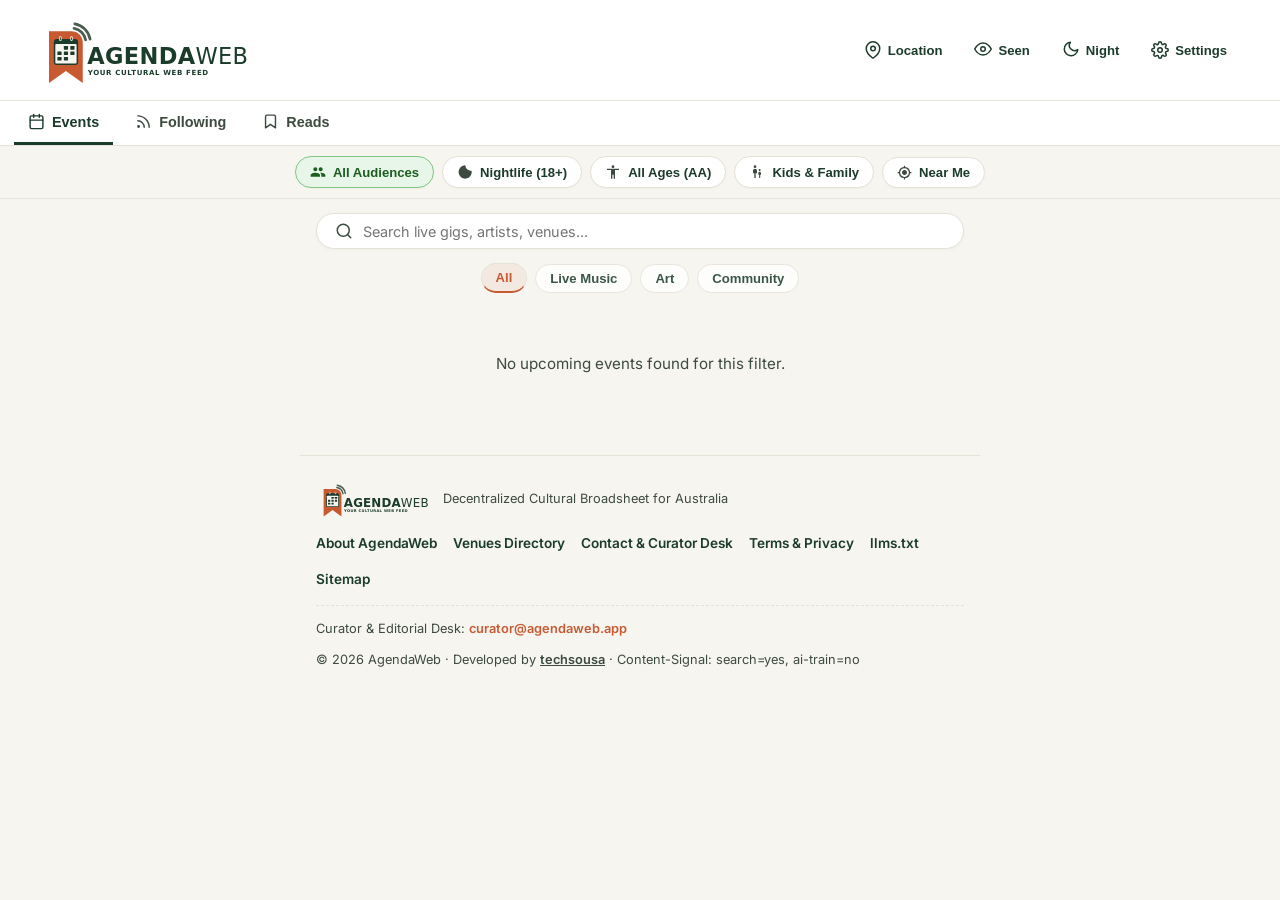
<file: Application/index.html>
<!DOCTYPE html>
<html lang="en">
<head>
  <meta charset="UTF-8">
  <meta name="viewport" content="width=device-width, initial-scale=1.0">
  <title>AgendaWeb — Your Cultural Web Feed & Live Gigs Guide</title>
  <meta name="description" content="Open-web, decentralized cultural calendar and grassroots magazine reader for Melbourne and Australia. Discover live gigs, independent venues, and local arts.">
  <link rel="canonical" href="https://agendaweb.app/">
  <meta name="color-scheme" content="light dark">
  <link rel="icon" type="image/svg+xml" href="assets/icon.svg">
  <link rel="apple-touch-icon" sizes="180x180" href="assets/apple-touch-icon.png">
  <link rel="manifest" href="manifest.webmanifest">
  <meta name="theme-color" content="#1B3B2B">

  <!-- Open Graph / Social Meta Tags -->
  <meta property="og:type" content="website">
  <meta property="og:title" content="AgendaWeb — Your Cultural Web Feed & Live Gigs Guide">
  <meta property="og:description" content="Open-web, decentralized cultural calendar and grassroots magazine reader for Melbourne and Australia.">
  <meta property="og:url" content="https://agendaweb.app/">
  <meta property="og:site_name" content="AgendaWeb">
  <meta property="og:image" content="https://agendaweb.app/assets/icon-512.png">

  <!-- Google Fonts -->
  <link rel="preconnect" href="https://fonts.googleapis.com">
  <link rel="preconnect" href="https://fonts.gstatic.com" crossorigin>
  <link href="https://fonts.googleapis.com/css2?family=Inter:wght@400;500;600;700;800&family=Playfair+Display:wght@700&display=swap" rel="stylesheet">

  <!-- RSS, iCalendar & AI Agent Discovery Links -->
  <link rel="alternate" type="application/rss+xml" title="AgendaWeb Events & Gigs RSS Feed" href="feed.php">
  <link rel="alternate" type="text/calendar" title="AgendaWeb Events iCalendar (.ics)" href="calendar.php?venue=all">
  <link rel="alternate" type="text/markdown" title="LLM Agent Document" href="llms.txt">
  <link rel="sitemap" type="application/xml" title="Sitemap" href="sitemap.xml">
  <link rel="service-desc" type="application/json" title="MCP Server Card" href=".well-known/mcp/server-card.json">

  <!-- JSON-LD Structured Data: Multi-Schema Graph (Organization, LocalBusiness, WebSite, WebApplication, CollectionPage) -->
  <script type="application/ld+json">
  {
    "@context": "https://schema.org",
    "@graph": [
      {
        "@type": "Organization",
        "@id": "https://agendaweb.app/#organization",
        "name": "AgendaWeb",
        "url": "https://agendaweb.app/",
        "logo": "https://agendaweb.app/assets/logo.svg",
        "email": "curator@agendaweb.app",
        "telephone": "+61-3-9000-0000",
        "founder": {
          "@type": "Person",
          "name": "Claudinei Sousa"
        },
        "contactPoint": {
          "@type": "ContactPoint",
          "contactType": "editorial & curator desk",
          "email": "curator@agendaweb.app",
          "telephone": "+61-3-9000-0000",
          "availableLanguage": ["English", "Portuguese"]
        },
        "address": {
          "@type": "PostalAddress",
          "addressLocality": "Melbourne",
          "addressRegion": "VIC",
          "addressCountry": "AU"
        },
        "sameAs": [
          "https://github.com/claudinei/AgendaWeb",
          "https://techsousa.com"
        ]
      },
      {
        "@type": "LocalBusiness",
        "@id": "https://agendaweb.app/#localbusiness",
        "name": "AgendaWeb Cultural Broadsheet",
        "url": "https://agendaweb.app/",
        "logo": "https://agendaweb.app/assets/logo.svg",
        "email": "curator@agendaweb.app",
        "telephone": "+61-3-9000-0000",
        "priceRange": "$",
        "address": {
          "@type": "PostalAddress",
          "addressLocality": "Melbourne",
          "addressRegion": "VIC",
          "addressCountry": "AU"
        },
        "sameAs": [
          "https://github.com/claudinei/AgendaWeb",
          "https://techsousa.com"
        ]
      },
      {
        "@type": "WebSite",
        "@id": "https://agendaweb.app/#website",
        "url": "https://agendaweb.app/",
        "name": "AgendaWeb",
        "description": "Open-web cultural calendar, live music venue directory, and grassroots magazine reader for Melbourne and Australia.",
        "publisher": {
          "@id": "https://agendaweb.app/#organization"
        },
        "potentialAction": {
          "@type": "SearchAction",
          "target": {
            "@type": "EntryPoint",
            "urlTemplate": "https://agendaweb.app/?q={search_term_string}"
          },
          "query-input": "required name=search_term_string"
        }
      },
      {
        "@type": "WebApplication",
        "@id": "https://agendaweb.app/#app",
        "name": "AgendaWeb",
        "url": "https://agendaweb.app/",
        "applicationCategory": "EntertainmentApplication",
        "operatingSystem": "All",
        "browserRequirements": "Requires JavaScript. Requires HTML5.",
        "offers": {
          "@type": "Offer",
          "price": "0",
          "priceCurrency": "AUD"
        }
      },
      {
        "@type": "CollectionPage",
        "@id": "https://agendaweb.app/#collection",
        "url": "https://agendaweb.app/",
        "name": "Upcoming Live Music & Cultural Events",
        "isPartOf": {
          "@id": "https://agendaweb.app/#website"
        },
        "about": {
          "@type": "Thing",
          "name": "Australian Live Music and Arts Culture"
        }
      }
    ]
  }
  </script>

  <!-- Modular Stylesheets -->
  <link rel="stylesheet" href="css/tokens.css?v=0.7.0">
  <link rel="stylesheet" href="css/style.css?v=0.7.0">
</head>
<body>

  <!-- Material 3 Brand Header -->
  <header class="app-header">
    <div class="header-left">
      <a href="#" class="brand" aria-label="AgendaWeb Home">
        <img src="assets/logo.svg" alt="AgendaWeb">
      </a>
    </div>

    <div class="header-right header-actions">
      <!-- Location Selector (Outline/No Fill, opens small Melbourne option) -->
      <div class="location-popover-wrap">
        <button class="m3-icon-btn" id="header-location-btn" onclick="toggleLocationOption(event)" title="Location: Melbourne" aria-label="Location">
          <svg class="m3-icon" viewBox="0 0 24 24" width="18" height="18" fill="none" stroke="currentColor" stroke-width="2" stroke-linecap="round" stroke-linejoin="round">
            <path d="M21 10c0 7-9 13-9 13s-9-6-9-13a9 9 0 0 1 18 0z"></path>
            <circle cx="12" cy="10" r="3"></circle>
          </svg>
          <span class="btn-text">Location</span>
        </button>
        <div class="location-mini-popup" id="location-mini-popup" style="display:none;">
          <div class="location-mini-item">
            <svg viewBox="0 0 24 24" width="14" height="14" fill="none" stroke="currentColor" stroke-width="2" stroke-linecap="round" stroke-linejoin="round">
              <path d="M21 10c0 7-9 13-9 13s-9-6-9-13a9 9 0 0 1 18 0z"></path>
              <circle cx="12" cy="10" r="3"></circle>
            </svg>
            <span>Melbourne</span>
          </div>
        </div>
      </div>

      <!-- Toggle Hide Seen Cards (Eye Icon) -->
      <button class="m3-icon-btn" id="hide-seen-btn" onclick="toggleHideSeenCards()" title="Hide cards marked as seen">
        <span id="hide-seen-icon">
          <svg class="m3-icon" viewBox="0 0 24 24" width="18" height="18" fill="none" stroke="currentColor" stroke-width="2" stroke-linecap="round" stroke-linejoin="round">
            <path d="M1 12s4-8 11-8 11 8 11 8-4 8-11 8-11-8-11-8z"></path>
            <circle cx="12" cy="12" r="3"></circle>
          </svg>
        </span>
        <span class="btn-text" id="hide-seen-label">Seen</span>
      </button>

      <!-- Theme Mode Toggle (Nightfall / Light) -->
      <button class="m3-icon-btn" id="theme-toggle-btn" onclick="toggleTheme()" title="Toggle Nightfall Mode" aria-label="Toggle Nightfall Mode">
        <span id="theme-toggle-icon">
          <svg class="m3-icon" viewBox="0 0 24 24" width="18" height="18" fill="none" stroke="currentColor" stroke-width="2" stroke-linecap="round" stroke-linejoin="round">
            <path d="M21 12.79A9 9 0 1 1 11.21 3 7 7 0 0 0 21 12.79z"></path>
          </svg>
        </span>
        <span class="btn-text" id="theme-toggle-label">Night</span>
      </button>

      <button class="m3-icon-btn" onclick="toggleSettingsModal()" title="Settings & Storage">
        <svg class="m3-icon" viewBox="0 0 24 24" width="18" height="18" fill="none" stroke="currentColor" stroke-width="2" stroke-linecap="round" stroke-linejoin="round">
          <circle cx="12" cy="12" r="3"></circle>
          <path d="M19.4 15a1.65 1.65 0 0 0 .33 1.82l.06.06a2 2 0 0 1 0 2.83 2 2 0 0 1-2.83 0l-.06-.06a1.65 1.65 0 0 0-1.82-.33 1.65 1.65 0 0 0-1 1.51V21a2 2 0 0 1-2 2 2 2 0 0 1-2-2v-.09A1.65 1.65 0 0 0 9 19.4a1.65 1.65 0 0 0-1.82.33l-.06.06a2 2 0 0 1-2.83 0 2 2 0 0 1 0-2.83l.06-.06a1.65 1.65 0 0 0 .33-1.82 1.65 1.65 0 0 0-1.51-1H3a2 2 0 0 1-2-2 2 2 0 0 1 2-2h.09A1.65 1.65 0 0 0 4.6 9a1.65 1.65 0 0 0-.33-1.82l-.06-.06a2 2 0 0 1 0-2.83 2 2 0 0 1 2.83 0l.06.06a1.65 1.65 0 0 0 1.82.33H9a1.65 1.65 0 0 0 1-1.51V3a2 2 0 0 1 2-2 2 2 0 0 1 2 2v.09a1.65 1.65 0 0 0 1 1.51 1.65 1.65 0 0 0 1.82-.33l.06-.06a2 2 0 0 1 2.83 0 2 2 0 0 1 0 2.83l-.06.06a1.65 1.65 0 0 0-.33 1.82V9a1.65 1.65 0 0 0 1.51 1H21a2 2 0 0 1 2 2 2 2 0 0 1-2 2h-.09a1.65 1.65 0 0 0-1.51 1z"></path>
        </svg>
        <span class="btn-text">Settings</span>
      </button>
    </div>
  </header>

  <!-- Channels Navigation (Material 3 Tabs with Drag & Drop Reordering) -->
  <nav class="m3-tabs" id="main-tabs">
    <button class="m3-tab-btn active" data-tab="events" draggable="true" onclick="setTab('events')">
      <svg class="tab-icon" viewBox="0 0 24 24" width="17" height="17" fill="none" stroke="currentColor" stroke-width="2" stroke-linecap="round" stroke-linejoin="round">
        <rect x="3" y="4" width="18" height="18" rx="2" ry="2"></rect>
        <line x1="16" y1="2" x2="16" y2="6"></line>
        <line x1="8" y1="2" x2="8" y2="6"></line>
        <line x1="3" y1="10" x2="21" y2="10"></line>
      </svg>
      <span>Events</span>
    </button>
    <button class="m3-tab-btn" id="tab-btn-following" data-tab="following" draggable="true" onclick="setTab('following')">
      <svg class="tab-icon" viewBox="0 0 24 24" width="17" height="17" fill="none" stroke="currentColor" stroke-width="2" stroke-linecap="round" stroke-linejoin="round">
        <path d="M4 11a9 9 0 0 1 9 9"></path>
        <path d="M4 4a16 16 0 0 1 16 16"></path>
        <circle cx="5" cy="19" r="1"></circle>
      </svg>
      <span>Following</span>
    </button>
    <button class="m3-tab-btn" data-tab="reads" draggable="true" onclick="setTab('reads')">
      <svg class="tab-icon" viewBox="0 0 24 24" width="17" height="17" fill="none" stroke="currentColor" stroke-width="2" stroke-linecap="round" stroke-linejoin="round">
        <path d="M19 21l-7-5-7 5V5a2 2 0 0 1 2-2h10a2 2 0 0 1 2 2z"></path>
      </svg>
      <span>Reads</span>
    </button>
  </nav>

  <!-- Audience Filter Bar (Material 3 Filter Chips) -->
  <div class="m3-chip-bar" id="audience-filter-bar">
    <button class="m3-chip active" data-audience="all" onclick="setAudienceFilter('all', this)">
      <svg class="chip-icon" viewBox="0 0 24 24" width="16" height="16" fill="currentColor">
        <path d="M16 11c1.66 0 2.99-1.34 2.99-3S17.66 5 16 5s-3 1.34-3 3 1.34 3 3 3zm-8 0c1.66 0 2.99-1.34 2.99-3S9.66 5 8 5 5 6.34 5 8s1.34 3 3 3zm0 2c-2.33 0-7 1.17-7 3.5V19h14v-2.5c0-2.33-4.67-3.5-7-3.5zm8 0c-.29 0-.62.02-.97.05 1.16.84 1.97 1.97 1.97 3.45V19h6v-2.5c0-2.33-4.67-3.5-7-3.5z"/>
      </svg>
      <span>All Audiences</span>
    </button>
    <button class="m3-chip" data-audience="18+" onclick="setAudienceFilter('18+', this)">
      <svg class="chip-icon" viewBox="0 0 24 24" width="16" height="16" fill="currentColor">
        <path d="M12.3 2a10 10 0 0 0-1.9 19.8 10 10 0 0 0 11.5-11.5c-.2 0-.4.1-.6.1a10 10 0 0 1-9-8.4z"/>
      </svg>
      <span>Nightlife (18+)</span>
    </button>
    <button class="m3-chip" data-audience="all_ages" onclick="setAudienceFilter('all_ages', this)">
      <svg class="chip-icon" viewBox="0 0 24 24" width="16" height="16" fill="currentColor">
        <path d="M12 2c1.1 0 2 .9 2 2s-.9 2-2 2-2-.9-2-2 .9-2 2-2zm9 7h-6v13h-2v-6h-2v6H9V9H3V7h18v2z"/>
      </svg>
      <span>All Ages (AA)</span>
    </button>
    <button class="m3-chip chip-kids" data-audience="kids_family" onclick="setAudienceFilter('kids_family', this)">
      <svg class="chip-icon" viewBox="0 0 24 24" width="16" height="16" fill="currentColor">
        <circle cx="9" cy="4" r="2"/>
        <path d="M9 7c-1.66 0-3 1.34-3 3v4h2v7h2v-7h2v-4c0-1.66-1.34-3-3-3z"/>
        <circle cx="16" cy="9" r="1.5"/>
        <path d="M16 11.5c-1.1 0-2 .9-2 2v2.5h1.2v5h1.6v-5H18v-2.5c0-1.1-.9-2-2-2z"/>
      </svg>
      <span>Kids & Family</span>
    </button>
    <button class="m3-chip" id="proximity-chip" data-audience="near_me" onclick="toggleNearMe(this)" title="Filter events within 10km radius of your current location">
      <svg class="chip-icon" viewBox="0 0 24 24" width="15" height="15" fill="currentColor">
        <path d="M12 8c-2.21 0-4 1.79-4 4s1.79 4 4 4 4-1.79 4-4-1.79-4-4-4zm8.94 3A8.994 8.994 0 0 0 13 3.06V1h-2v2.06A8.994 8.994 0 0 0 3.06 11H1v2h2.06A8.994 8.994 0 0 0 11 20.94V23h2v-2.06A8.994 8.994 0 0 0 20.94 13H23v-2h-2.06zM12 19c-3.87 0-7-3.13-7-7s3.13-7 7-7 7 3.13 7 7-3.13 7-7 7z"/>
      </svg>
      <span id="proximity-chip-label">Near Me</span>
    </button>
  </div>

  <!-- Material 3 Search Bar -->
  <div class="m3-search-bar-wrap">
    <div class="m3-search-bar" role="search">
      <svg class="search-icon" viewBox="0 0 24 24" width="18" height="18" fill="none" stroke="currentColor" stroke-width="2" stroke-linecap="round" stroke-linejoin="round">
        <circle cx="11" cy="11" r="8"></circle>
        <line x1="21" y1="21" x2="16.65" y2="16.65"></line>
      </svg>
      <input type="search" id="feed-search" class="m3-search-input" placeholder="Search live gigs, artists, venues..." 
             toolname="search_events" 
             tooldescription="Search upcoming live concerts, band lineups, and cultural events across Australia" 
             toolparam="query" 
             oninput="handleFeedSearch(this.value)">
    </div>
  </div>

  <!-- Dynamic Auto-Grouped Subcategory Filters -->
  <div class="sub-filter" id="sub-filter" style="display:none;"></div>

  <!-- Dynamic Broadsheet Feed -->
  <main class="feed-container" id="feed">
    <div class="state-message">Loading Events feed...</div>
  </main>

  <!-- Public Broadsheet Footer (About, Contact, Legal, Agent Resources) -->
  <footer class="app-footer">
    <div class="app-footer-top">
      <div class="app-footer-brand">
        <img src="assets/logo.svg" alt="AgendaWeb Logo" width="115" height="38">
        <span style="font-size:0.8rem; color:var(--color-text-muted);">Decentralized Cultural Broadsheet for Australia</span>
      </div>
      <nav class="app-footer-links" aria-label="Footer Navigation">
        <a href="about.html">About AgendaWeb</a>
        <a href="venues/">Venues Directory</a>
        <a href="contact.html">Contact & Curator Desk</a>
        <a href="terms.html">Terms & Privacy</a>
        <a href="llms.txt" title="LLM Agent Manifest">llms.txt</a>
        <a href="sitemap.xml" title="XML Sitemap">Sitemap</a>
      </nav>
    </div>
    <div class="app-footer-bottom">
      <div>
        Curator & Editorial Desk: <a href="mailto:curator@agendaweb.app" class="contact-email-link" style="color:var(--color-amber-rust); font-weight:600; text-decoration:none;">curator@agendaweb.app</a>
      </div>
      <div>
        &copy; 2026 AgendaWeb · Developed by <a href="https://techsousa.com" target="_blank" rel="noopener" style="color:inherit; font-weight:600;">techsousa</a> · Content-Signal: search=yes, ai-train=no
      </div>
    </div>
  </footer>

  <!-- Main Settings Drawer Modal -->
  <div class="modal-overlay" id="settings-modal" onclick="if(event.target===this) toggleSettingsModal()">
    <div class="modal-content">
      <div class="modal-header">
        <div style="display:flex; align-items:center; gap:8px;">
          <h3 style="margin:0;">Reader Preferences & Tools</h3>
          <button class="m3-icon-btn" onclick="toggleHelpModal()" title="About AgendaWeb & Help" aria-label="About AgendaWeb & Help" style="padding:4px; height:28px; width:28px; min-width:28px; border-radius:50%; background:var(--color-oat); color:var(--color-nightfall); display:inline-flex; align-items:center; justify-content:center; border:none; cursor:pointer;">
            <svg class="m3-icon" viewBox="0 0 24 24" width="16" height="16" fill="none" stroke="currentColor" stroke-width="2" stroke-linecap="round" stroke-linejoin="round">
              <circle cx="12" cy="12" r="10"></circle>
              <line x1="12" y1="16" x2="12" y2="12"></line>
              <line x1="12" y1="8" x2="12.01" y2="8"></line>
            </svg>
          </button>
        </div>
        <button class="icon-btn" onclick="toggleSettingsModal()">✕</button>
      </div>

      <!-- Broadsheet Channels -->
      <div class="settings-section">
        <div class="settings-section-header">
          <div class="settings-section-title">Core Channels</div>
          <div class="settings-section-desc">Events, Following lineup, and private Reading queue are active by default.</div>
        </div>
        <div class="setting-row">
          <div class="setting-label">
            <h4>Events, Following & Reads</h4>
            <p>Core cultural broadsheet and private reading queue (always active).</p>
          </div>
          <span style="font-size:0.75rem; background:#e8f5e9; color:#2e7d32; font-weight:700; padding:3px 8px; border-radius:12px;">ACTIVE</span>
        </div>
      </div>

      <!-- Personal RSS Feeds Manager -->
      <div class="settings-section">
        <div style="display:flex; justify-content:space-between; align-items:center; margin-bottom:4px; flex-wrap:wrap; gap:6px;">
          <div class="settings-section-title" style="margin-bottom:0;">Personal Feeds</div>
          <div style="display:flex; gap:6px; align-items:center;">
            <button class="btn btn-outline" style="font-size:0.75rem; padding:3px 8px;" onclick="handleExportOpml()" title="Export your feeds as standard OPML">Export OPML</button>
            <label class="btn btn-outline" style="font-size:0.75rem; padding:3px 8px; cursor:pointer; margin-bottom:0;" title="Import feeds from an OPML or XML file">
              Import OPML
              <input type="file" accept=".opml,.xml" style="display:none;" onchange="handleImportOpmlFile(this)">
            </label>
            <button class="btn btn-primary" style="font-size:0.78rem; padding:4px 10px;" onclick="openAddFeedModal()">+ Add Feed</button>
          </div>
        </div>
        <div class="settings-section-desc">Subscribe directly to your own RSS or Atom feeds. Saved privately on your device.</div>
        <div id="personal-feeds-list"></div>
      </div>

      <!-- Followed Venues & Artists -->
      <div class="settings-section">
        <div style="display:flex; justify-content:space-between; align-items:center; margin-bottom:4px;">
          <div class="settings-section-title" style="margin-bottom:0;">Followed Lineup</div>
          <span id="followed-count-badge" style="font-size:0.75rem; background:rgba(67, 107, 85, 0.12); color:var(--color-sage-green); font-weight:700; padding:2px 8px; border-radius:12px;">0 Followed</span>
        </div>
        <div class="settings-section-desc">Venues, artists, and promoters you follow will be highlighted in your <strong>Following</strong> tab.</div>
        <div id="followed-entities-list"></div>
      </div>

      <!-- Venue & Organizer Broadcast -->
      <div class="settings-section">
        <div class="settings-section-header">
          <div class="settings-section-title">Broadcast & Venues</div>
          <div class="settings-section-desc">Connect your venue, gallery, or independent gig guide to AgendaWeb's open network.</div>
        </div>
        <div style="background:var(--color-chalk); border:1px solid var(--color-oat); border-radius:8px; padding:16px; display:flex; justify-content:space-between; align-items:center; gap:16px; flex-wrap:wrap;">
          <div>
            <div style="font-weight:700; color:var(--color-nightfall); font-size:0.92rem; margin-bottom:3px;">Are you a venue or promoter?</div>
            <div style="font-size:0.78rem; color:var(--color-text-muted); line-height:1.4;">Submit your events page for automated Schema.org scraping or explore integration guides.</div>
          </div>
          <a href="venues/index.html" target="_blank" class="btn btn-primary" style="font-size:0.82rem; white-space:nowrap;">
            <svg viewBox="0 0 24 24" width="14" height="14" fill="none" stroke="currentColor" stroke-width="2" stroke-linecap="round" stroke-linejoin="round">
              <circle cx="12" cy="12" r="10"></circle>
              <line x1="2" y1="12" x2="22" y2="12"></line>
              <path d="M12 2a15.3 15.3 0 0 1 4 10 15.3 15.3 0 0 1-4 10 15.3 15.3 0 0 1-4-10 15.3 15.3 0 0 1 4-10z"></path>
            </svg>
            <span>Broadcast Your Venue Feed ↗</span>
          </a>
        </div>
      </div>

      <!-- Local Database & Storage Management (Cultural Diary Mode) -->
      <div class="settings-section" style="border:none; margin-bottom:0; padding-bottom:0;">
        <div class="settings-section-header">
          <div class="settings-section-title">Local Database & Storage Settings</div>
          <div class="settings-section-desc">Zero tracking. You have complete sovereignty over your local data footprint, search indexing, and retention horizon.</div>
        </div>

        <!-- Future Sync Window -->
        <div style="margin-bottom:14px;">
          <label style="font-size:0.82rem; font-weight:700; color:var(--color-nightfall); display:block; margin-bottom:4px;">Future Event Sync Window:</label>
          <div class="retention-pill-group" id="sync-window-pills">
            <button type="button" class="retention-pill-btn" data-days="7" onclick="setSyncWindow(7, this)">7 Days</button>
            <button type="button" class="retention-pill-btn" data-days="14" onclick="setSyncWindow(14, this)">14 Days</button>
            <button type="button" class="retention-pill-btn active" data-days="30" onclick="setSyncWindow(30, this)">30 Days (Standard)</button>
            <button type="button" class="retention-pill-btn" data-days="60" onclick="setSyncWindow(60, this)">60 Days</button>
            <button type="button" class="retention-pill-btn" data-days="999" onclick="setSyncWindow(999, this)">All Future</button>
          </div>
        </div>

        <!-- Past Event Retention Policy -->
        <div style="margin-bottom:14px;">
          <label style="font-size:0.82rem; font-weight:700; color:var(--color-nightfall); display:block; margin-bottom:4px;">Past Event Retention Policy:</label>
          <div class="retention-radio-group">
            <label class="retention-radio-item">
              <input type="radio" name="past_retention" value="purge" onchange="setPastRetention(this.value)">
              <div>
                <strong>Purge immediately</strong>
                <div style="font-size:0.75rem; color:var(--color-text-muted);">Remove past gigs as soon as the event concludes.</div>
              </div>
            </label>
            <label class="retention-radio-item">
              <input type="radio" name="past_retention" value="diary" checked onchange="setPastRetention(this.value)">
              <div>
                <strong>Retain starred / favorited events only (Personal Diary Mode)</strong>
                <div style="font-size:0.75rem; color:var(--color-text-muted);">Preserve gigs you attended or starred indefinitely as your personal cultural archive.</div>
              </div>
            </label>
            <label class="retention-radio-item">
              <input type="radio" name="past_retention" value="30d" onchange="setPastRetention(this.value)">
              <div>
                <strong>Keep past 30 days of all events</strong>
                <div style="font-size:0.75rem; color:var(--color-text-muted);">Maintain a rolling 30-day recent history.</div>
              </div>
            </label>
          </div>
        </div>

        <!-- Search Status Badge -->
        <div style="margin-bottom:12px; font-size:0.8rem; color:var(--color-nightfall); display:flex; align-items:center; gap:8px;">
          <span>Full-Text Search:</span>
          <span style="font-size:0.75rem; background:#e8f5e9; color:#2e7d32; padding:3px 8px; border-radius:12px; font-weight:700;">
            ✓ Active (Indexed Title, Description, Venue, Suburb)
          </span>
        </div>

        <!-- Local Database Metrics Card -->
        <div class="storage-metrics-box">
          <div class="storage-metrics-row">
            <span>Local Storage Used:</span>
            <span class="storage-metrics-val" id="metric-storage-used">~0.4 MB</span>
          </div>
          <div class="storage-metrics-row">
            <span>Personal Diary Archive:</span>
            <span style="font-weight:600;" id="metric-diary-count">0 starred gigs</span>
          </div>
          <div class="storage-metrics-row">
            <span>Offline Saved Reads:</span>
            <span style="font-weight:600;" id="metric-reads-count">0 articles</span>
          </div>
          <div class="storage-metrics-row">
            <span>Storage Engine:</span>
            <span style="font-size:0.75rem; color:var(--color-text-muted);">IndexedDB (Client Virtual Storage)</span>
          </div>
        </div>

        <!-- Portability Buttons -->
        <div class="portability-actions" style="margin-top:14px;">
          <button class="btn btn-primary" onclick="handleExportBackup()">
            <svg viewBox="0 0 24 24" width="14" height="14" fill="none" stroke="currentColor" stroke-width="2" stroke-linecap="round" stroke-linejoin="round">
              <path d="M21 15v4a2 2 0 0 1-2 2H5a2 2 0 0 1-2-2v-4"/>
              <polyline points="7 10 12 15 17 10"/>
              <line x1="12" y1="15" x2="12" y2="3"/>
            </svg>
            <span>Backup to File</span>
          </button>
          <label class="btn btn-outline" style="cursor:pointer;">
            <svg viewBox="0 0 24 24" width="14" height="14" fill="none" stroke="currentColor" stroke-width="2" stroke-linecap="round" stroke-linejoin="round">
              <path d="M21 15v4a2 2 0 0 1-2 2H5a2 2 0 0 1-2-2v-4"/>
              <polyline points="17 8 12 3 7 8"/>
              <line x1="12" y1="3" x2="12" y2="15"/>
            </svg>
            <span>Restore Backup</span>
            <input type="file" accept=".json" style="display:none;" onchange="handleImportBackupFile(this)">
          </label>
          <button class="btn btn-outline" onclick="handlePurgePastEvents()">
            <svg viewBox="0 0 24 24" width="14" height="14" fill="none" stroke="currentColor" stroke-width="2" stroke-linecap="round" stroke-linejoin="round">
              <polyline points="3 6 5 6 21 6"/>
              <path d="M19 6v14a2 2 0 0 1-2 2H7a2 2 0 0 1-2-2V6m3 0V4a2 2 0 0 1 2-2h4a2 2 0 0 1 2 2v2"/>
            </svg>
            <span>Clean Expired Now</span>
          </button>
        </div>
      </div>

    </div>
  </div>

  <!-- Popup Modal: + Add Personal Feed -->
  <div class="modal-overlay" id="add-feed-modal" onclick="if(event.target===this) closeAddFeedModal()">
    <div class="modal-content" style="max-width:400px;">
      <div class="modal-header">
        <h3>Add Personal RSS Feed</h3>
        <button class="icon-btn" onclick="closeAddFeedModal()">✕</button>
      </div>
      <form onsubmit="handleAddFeedSubmit(event)">
        <div class="form-group">
          <label for="feed-name-input">Feed Name</label>
          <input type="text" id="feed-name-input" class="form-control" placeholder="e.g. Melbourne Indie Reviews" required>
        </div>
        <div class="form-group">
          <label for="feed-url-input">Feed URL (RSS / Atom)</label>
          <input type="url" id="feed-url-input" class="form-control" placeholder="https://example.com/feed.xml" required>
        </div>
        <div class="form-group">
          <label for="feed-cat-input">Category / Group</label>
          <input type="text" id="feed-cat-input" class="form-control" value="Personal" placeholder="e.g. Personal, Zines, Tech">
        </div>
        <div style="display:flex; justify-content:flex-end; gap:8px; margin-top:16px;">
          <button type="button" class="btn btn-outline" onclick="closeAddFeedModal()">Cancel</button>
          <button type="submit" class="btn btn-primary">Save to Feed</button>
        </div>
      </form>
    </div>
  </div>

  <!-- Modal: Full-Text Broadsheet Reader -->
  <div class="modal-overlay" id="reader-modal" onclick="if(event.target===this) closeReaderModal()">
    <div class="reader-modal-content">
      <div class="reader-header">
        <div class="reader-meta">
          <span id="reader-source-cat">Source · Category</span>
          <button class="icon-btn" style="padding:4px 8px;" onclick="closeReaderModal()">✕ Close</button>
        </div>
        <h1 class="reader-title" id="reader-title">Article Title</h1>
        <div style="font-size:0.88rem; color:var(--color-text-muted);" id="reader-date">Published Date</div>
      </div>
      <div id="reader-image-container"></div>
      <div class="reader-body" id="reader-body">
        Article content loading...
      </div>
      <div class="reader-actions">
        <div style="display:flex; gap:8px;">
          <button class="btn btn-primary" id="reader-save-btn">
            <svg viewBox="0 0 24 24" width="14" height="14" fill="none" stroke="currentColor" stroke-width="2" stroke-linecap="round" stroke-linejoin="round">
              <path d="M19 21l-7-5-7 5V5a2 2 0 0 1 2-2h10a2 2 0 0 1 2 2z"/>
            </svg>
            <span>Save to Reads</span>
          </button>
          <a href="#" class="btn btn-outline" id="reader-source-link" target="_blank" rel="noopener">Open Source ↗</a>
        </div>
        <button class="btn btn-outline" onclick="closeReaderModal()">Done Reading</button>
      </div>
    </div>
  </div>

  <!-- Modal: Help & Suggestion -->
  <div class="modal-overlay" id="help-modal" onclick="if(event.target===this) toggleHelpModal()">
    <div class="modal-content" style="max-width:540px;">
      <div class="modal-header">
        <h3>About AgendaWeb</h3>
        <button class="icon-btn" onclick="toggleHelpModal()">✕</button>
      </div>

      <div class="help-section">
        <div style="display:flex; justify-content:space-between; align-items:center; margin-bottom:10px;">
          <div class="help-title" style="margin-bottom:0;">What is AgendaWeb?</div>
          <span class="version-pill">Version 0.5.3</span>
        </div>
        <p class="help-text" style="font-size:0.95rem; line-height:1.6; color:var(--color-nightfall); margin-bottom:12px;">
          <strong>AgendaWeb</strong> is an independent, community-first cultural guide celebrating Melbourne’s live music, neighborhood arts, zine culture, and grassroots events.
        </p>
        <div style="display:flex; flex-direction:column; gap:12px; font-size:0.88rem; color:var(--color-nightfall); line-height:1.55; margin-bottom:14px;">
          <div style="display:flex; gap:12px; align-items:flex-start;">
            <div style="width:28px; height:28px; border-radius:50%; background:rgba(27, 59, 43, 0.08); display:flex; align-items:center; justify-content:center; flex-shrink:0; color:var(--color-racing-green); margin-top:2px;">
              <svg viewBox="0 0 24 24" width="16" height="16" fill="none" stroke="currentColor" stroke-width="2" stroke-linecap="round" stroke-linejoin="round">
                <path d="M4 22h16a2 2 0 0 0 2-2V4a2 2 0 0 0-2-2H8a2 2 0 0 0-2 2v16a2 2 0 0 1-2 2Zm0 0a2 2 0 0 1-2-2v-9c0-1.1.9-2 2-2h2"></path>
                <path d="M18 14h-8"></path>
                <path d="M15 18h-5"></path>
                <path d="M10 6h8v4h-8V6Z"></path>
              </svg>
            </div>
            <div>
              <strong>Free & Clean Broadsheet:</strong> No algorithms, corporate paywalls, or ticket markups. We believe finding a great gig or art show should be as simple and enjoyable as picking up a neighborhood printed broadsheet.
            </div>
          </div>
          <div style="display:flex; gap:12px; align-items:flex-start;">
            <div style="width:28px; height:28px; border-radius:50%; background:rgba(27, 59, 43, 0.08); display:flex; align-items:center; justify-content:center; flex-shrink:0; color:var(--color-racing-green); margin-top:2px;">
              <svg viewBox="0 0 24 24" width="16" height="16" fill="none" stroke="currentColor" stroke-width="2" stroke-linecap="round" stroke-linejoin="round">
                <rect x="3" y="11" width="18" height="11" rx="2" ry="2"></rect>
                <path d="M7 11V7a5 5 0 0 1 10 0v4"></path>
              </svg>
            </div>
            <div>
              <strong>Your Privacy Comes First:</strong> No accounts, passwords, or tracking cookies. Your saved reads, personal diary archive, and followed venues are kept 100% private in your own device.
            </div>
          </div>
          <div style="display:flex; gap:12px; align-items:flex-start;">
            <div style="width:28px; height:28px; border-radius:50%; background:rgba(27, 59, 43, 0.08); display:flex; align-items:center; justify-content:center; flex-shrink:0; color:var(--color-racing-green); margin-top:2px;">
              <svg viewBox="0 0 24 24" width="16" height="16" fill="none" stroke="currentColor" stroke-width="2" stroke-linecap="round" stroke-linejoin="round">
                <circle cx="12" cy="12" r="2"></circle>
                <path d="M16.24 7.76a6 6 0 0 1 0 8.49m-8.48-.01a6 6 0 0 1 0-8.49m11.31-2.82a10 10 0 0 1 0 14.14m-14.14 0a10 10 0 0 1 0-14.14"></path>
              </svg>
            </div>
            <div>
              <strong>Direct from Local Venues:</strong> Gigs and reviews are gathered straight from venue websites and public broadcasters, keeping artists and independent stages in control of their own information.
            </div>
          </div>
        </div>
      </div>

      <!-- Suggestion Box -->
      <div id="suggestion-section">
        <div style="display:flex; justify-content:space-between; align-items:center; margin-bottom:12px;">
          <div class="help-title" style="margin-bottom:0;">Leave a Suggestion</div>
          <button class="btn btn-outline" id="toggle-suggestion-form-btn" style="font-size:0.82rem; padding:4px 10px;" onclick="toggleSuggestionForm()">
            + Write Suggestion
          </button>
        </div>
        <p class="help-text" style="font-size:0.88rem; margin-bottom:12px;">
          Have an idea for a feature, a bug to report, or an indie venue / zine RSS feed you’d like curated in our database? Send it directly to our curator inbox.
        </p>

        <form id="suggestion-form" style="display:none;" onsubmit="handleSuggestionSubmit(event)">
          <div class="form-group">
            <label for="suggestion-name" style="font-size:0.85rem; font-weight:600; display:block; margin-bottom:4px;">Your Name (Optional)</label>
            <input type="text" id="suggestion-name" class="form-control" placeholder="e.g. Alex M.">
          </div>
          <div class="form-group">
            <label for="suggestion-email" style="font-size:0.85rem; font-weight:600; display:block; margin-bottom:4px;">Email (Optional, if you'd like a reply)</label>
            <input type="email" id="suggestion-email" class="form-control" placeholder="alex@example.com">
          </div>
          <div class="form-group">
            <label for="suggestion-cat" style="font-size:0.85rem; font-weight:600; display:block; margin-bottom:4px;">Category</label>
            <select id="suggestion-cat" class="form-control">
              <option value="feature">Feature Request</option>
              <option value="venue_feed">Suggest Venue / RSS Feed to Curate</option>
              <option value="bug">Bug / Issue Report</option>
              <option value="general">General Feedback</option>
            </select>
          </div>
          <div class="form-group">
            <label for="suggestion-msg" style="font-size:0.85rem; font-weight:600; display:block; margin-bottom:4px;">Your Suggestion / Message</label>
            <textarea id="suggestion-msg" class="form-control" rows="4" placeholder="Tell us what you'd love to see or what feed we should add..." required></textarea>
          </div>
          <div style="display:flex; justify-content:flex-end; gap:8px; margin-top:14px;">
            <button type="button" class="btn btn-outline" onclick="toggleSuggestionForm()">Cancel</button>
            <button type="submit" class="btn btn-primary" id="suggestion-submit-btn">Send Suggestion ↗</button>
          </div>
        </form>
        <div id="suggestion-success-msg" style="display:none; background:#ecfdf5; border:1px solid #a7f3d0; color:#065f46; padding:12px; border-radius:6px; font-size:0.9rem; text-align:center;">
          ✓ Thank you! Your suggestion has been sent to our curator inbox.
        </div>
      </div>

      <!-- Key Reference Links for Readers & Agents -->
      <div style="margin-top:16px; padding-top:14px; border-top:1px solid var(--color-oat); display:flex; flex-wrap:wrap; justify-content:center; gap:14px; font-size:0.85rem;">
        <a href="about.html" style="color:var(--color-amber-rust); text-decoration:none; font-weight:600;">Full About Page ↗</a>
        <a href="contact.html" style="color:var(--color-amber-rust); text-decoration:none; font-weight:600;">Contact Desk ↗</a>
        <a href="terms.html" style="color:var(--color-amber-rust); text-decoration:none; font-weight:600;">Terms & Privacy ↗</a>
        <a href="mailto:curator@agendaweb.app" style="color:var(--color-amber-rust); text-decoration:none; font-weight:600;">curator@agendaweb.app</a>
      </div>

      <!-- Developed by techsousa Bottom Section -->
      <div class="help-developer-footer">
        <div class="help-developer-label">Developed by <strong>techsousa</strong></div>
        <img src="assets/techsousa-logo.png" alt="TechSousa" class="help-developer-logo" loading="lazy">
      </div>

    </div>
  </div>

  <!-- City Hub Selection Modal -->
  <div class="modal-overlay" id="city-modal" onclick="if(event.target===this) toggleCityModal()">
    <div class="modal-content" style="max-width:560px;">
      <div class="modal-header">
        <div style="display:flex; align-items:center; gap:8px;">
          <svg viewBox="0 0 24 24" width="20" height="20" fill="currentColor" style="color:var(--color-racing-green);">
            <path d="M12 2C8.13 2 5 5.13 5 9c0 5.25 7 13 7 13s7-7.75 7-13c0-3.87-3.13-7-7-7zm0 9.5c-1.38 0-2.5-1.12-2.5-2.5s1.12-2.5 2.5-2.5 2.5 1.12 2.5 2.5-1.12 2.5-2.5 2.5z"/>
          </svg>
          <h3 style="margin:0;">Select City Hub</h3>
        </div>
        <button class="icon-btn" onclick="toggleCityModal()">✕</button>
      </div>
      <p style="font-size:0.85rem; color:var(--color-text-muted); margin-bottom:14px; line-height:1.5;">
        Browse local independent gigs, exhibitions, and cultural feeds by metropolitan region. Your choice is stored locally on your device with zero tracking.
      </p>

      <div class="city-grid" id="city-grid-list">
        <!-- Dynamically rendered by app.js -->
      </div>

      <div style="display:flex; justify-content:space-between; align-items:center; margin-top:16px; border-top:1px solid var(--color-oat); padding-top:14px;">
        <button class="btn btn-outline" style="font-size:0.82rem;" onclick="selectCity('all', 'All Australia')">
          <svg viewBox="0 0 24 24" width="14" height="14" fill="none" stroke="currentColor" stroke-width="2" stroke-linecap="round" stroke-linejoin="round">
            <circle cx="12" cy="12" r="10"></circle>
            <line x1="2" y1="12" x2="22" y2="12"></line>
            <path d="M12 2a15.3 15.3 0 0 1 4 10 15.3 15.3 0 0 1-4 10 15.3 15.3 0 0 1-4-10 15.3 15.3 0 0 1 4-10z"></path>
          </svg>
          <span>All Australia / Touring</span>
        </button>
        <button class="btn btn-primary" onclick="toggleCityModal()">Done</button>
      </div>
    </div>
  </div>

  <!-- Modular Scripts -->
  <script src="js/db.js?v=0.7.0"></script>
  <script src="js/api.js?v=0.7.0"></script>
  <script src="js/app.js?v=0.7.0"></script>
</body>
</html>
</file>
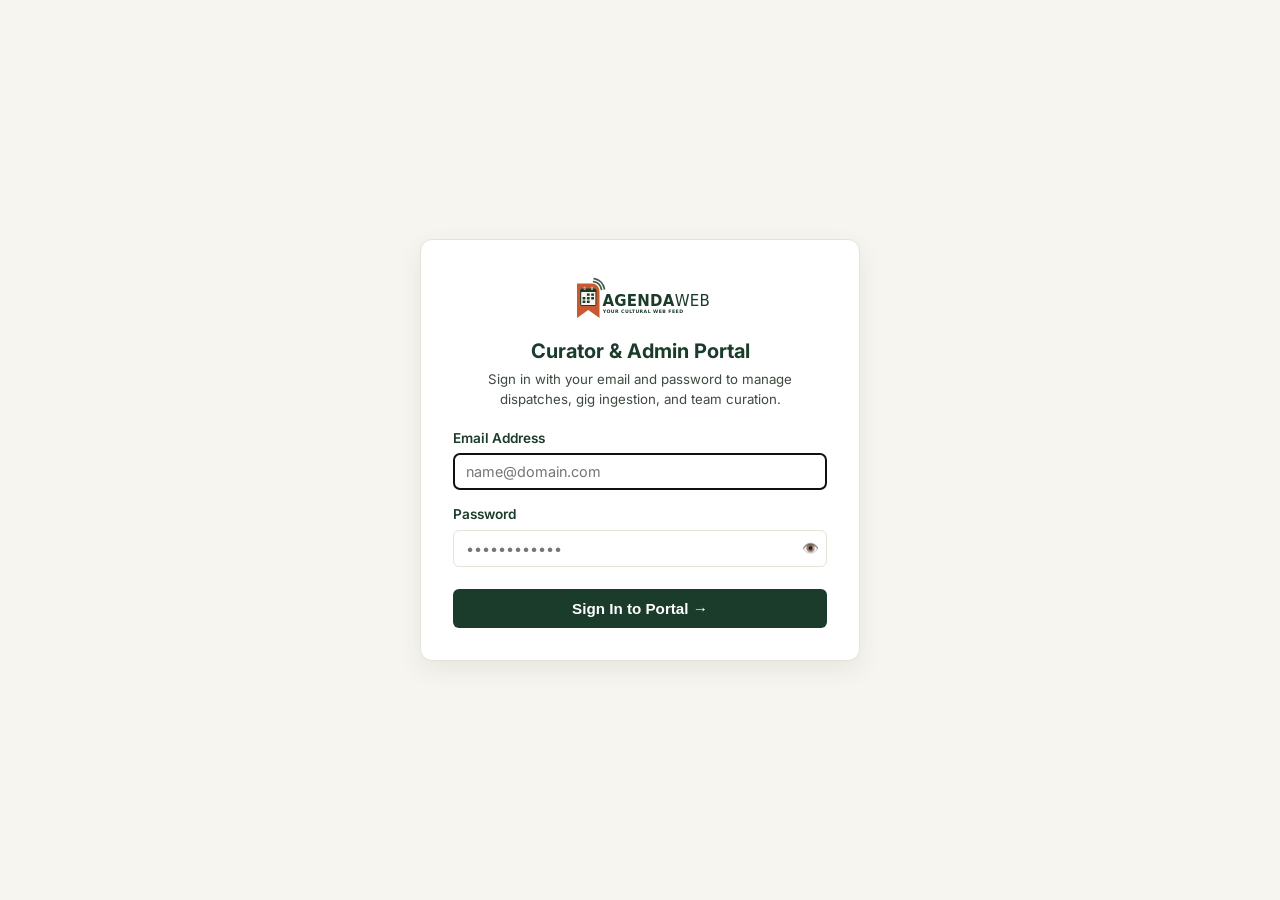
<file: Application/admin/index.html>
<!DOCTYPE html>
<html lang="en">
<head>
  <meta charset="UTF-8">
  <meta name="viewport" content="width=device-width, initial-scale=1.0">
  <title>AgendaWeb — Curator Admin & Ingestion Manager</title>
  <link rel="icon" type="image/svg+xml" href="../assets/icon.svg">
  <link rel="apple-touch-icon" href="../assets/icon.svg">
  <link rel="preconnect" href="https://fonts.googleapis.com">
  <link rel="preconnect" href="https://fonts.gstatic.com" crossorigin>
  <link href="https://fonts.googleapis.com/css2?family=Inter:wght@400;500;600;700;800&family=Playfair+Display:wght@700&display=swap" rel="stylesheet">
  <link rel="stylesheet" href="../css/tokens.css">
  <style>
    * { box-sizing: border-box; margin: 0; padding: 0; }
    body {
      background: var(--color-chalk);
      color: var(--color-nightfall);
      font-family: var(--font-sans);
      line-height: 1.5;
      padding-bottom: 60px;
    }
    header {
      background: var(--color-white);
      border-bottom: 1px solid var(--color-oat);
      padding: 14px 24px;
      display: flex;
      align-items: center;
      justify-content: space-between;
    }
    .brand-group {
      display: flex;
      align-items: center;
      gap: 12px;
      text-decoration: none;
      color: inherit;
    }
    .brand-group img { height: 52px; }
    .admin-badge {
      background: var(--color-nightfall);
      color: var(--color-chalk);
      font-size: 0.72rem;
      font-weight: 700;
      padding: 3px 8px;
      border-radius: 4px;
      text-transform: uppercase;
      letter-spacing: 0.5px;
    }
    .container {
      max-width: 960px;
      margin: 24px auto;
      padding: 0 16px;
    }
    .stats-grid {
      display: grid;
      grid-template-columns: repeat(auto-fit, minmax(200px, 1fr));
      gap: 14px;
      margin-bottom: 24px;
    }
    .stat-card {
      background: var(--color-white);
      border: 1px solid var(--color-oat);
      border-radius: var(--radius-md);
      padding: 16px;
      box-shadow: var(--shadow-card);
    }
    .stat-title {
      font-size: 0.75rem;
      text-transform: uppercase;
      font-weight: 700;
      color: var(--color-text-muted);
      letter-spacing: 0.5px;
    }
    .stat-value {
      font-size: 1.8rem;
      font-weight: 800;
      color: var(--color-nightfall);
      margin-top: 4px;
    }
    /* Tabs */
    .admin-nav {
      display: flex;
      gap: 10px;
      border-bottom: 1px solid var(--color-oat);
      margin-bottom: 20px;
    }
    .nav-btn {
      background: transparent;
      border: none;
      padding: 10px 18px;
      font-size: 0.95rem;
      font-weight: 600;
      color: var(--color-nightfall);
      cursor: pointer;
      border-bottom: 3px solid transparent;
      transition: all 0.15s ease;
      display: inline-flex;
      align-items: center;
      gap: 6px;
    }
    .nav-btn.active {
      color: var(--color-amber-rust);
      border-bottom-color: var(--color-amber-rust);
      font-weight: 700;
    }
    .badge-count {
      background: var(--color-amber-rust);
      color: var(--color-white);
      border-radius: 12px;
      padding: 1px 7px;
      font-size: 0.75rem;
    }
    .section-header {
      display: flex;
      justify-content: space-between;
      align-items: center;
      margin-bottom: 16px;
      flex-wrap: wrap;
      gap: 10px;
    }
    .section-title {
      font-family: var(--font-serif);
      font-size: 1.4rem;
      color: var(--color-nightfall);
    }
    /* Buttons */
    .btn {
      padding: 8px 14px;
      font-size: 0.85rem;
      font-weight: 600;
      border-radius: var(--radius-sm);
      border: 1px solid transparent;
      cursor: pointer;
      display: inline-flex;
      align-items: center;
      gap: 6px;
      text-decoration: none;
    }
    .btn-primary { background: var(--color-nightfall); color: var(--color-white); }
    .btn-primary:hover { background: #132b1f; }
    .btn-amber { background: var(--color-amber-rust); color: var(--color-white); }
    .btn-amber:hover { opacity: 0.9; }
    .btn-outline { background: transparent; border-color: var(--color-oat); color: var(--color-nightfall); }
    .btn-outline:hover { background: var(--color-chalk); }
    .btn-danger { background: #fee2e2; color: #b91c1c; border-color: #fca5a5; }
    .btn-danger:hover { background: #fecaca; }
    /* Table & Cards */
    .data-table {
      width: 100%;
      background: var(--color-white);
      border: 1px solid var(--color-oat);
      border-radius: var(--radius-md);
      border-collapse: collapse;
      overflow: hidden;
      box-shadow: var(--shadow-card);
    }
    .data-table th, .data-table td {
      padding: 12px 16px;
      text-align: left;
      border-bottom: 1px solid var(--color-oat);
      font-size: 0.88rem;
    }
    .data-table th {
      background: var(--color-chalk);
      font-weight: 700;
      color: var(--color-nightfall);
      font-size: 0.8rem;
      text-transform: uppercase;
      letter-spacing: 0.5px;
    }
    .data-table tr:hover { background: #faf8f5; }
    .tag-badge {
      display: inline-block;
      padding: 2px 8px;
      border-radius: 4px;
      font-size: 0.75rem;
      font-weight: 700;
      text-transform: uppercase;
    }
    .tag-blogs { background: #e0e7ff; color: #3730a3; }
    .tag-news { background: #dcfce7; color: #166534; }
    .tag-events { background: #fef3c7; color: #92400e; }
    .tag-new { background: #fee2e2; color: #991b1b; }
    .tag-read { background: #f3f4f6; color: #4b5563; }
    /* Scraper Health Badges */
    .health-pill {
      display: inline-flex;
      align-items: center;
      gap: 5px;
      padding: 3px 8px;
      border-radius: 12px;
      font-size: 0.72rem;
      font-weight: 700;
      letter-spacing: 0.3px;
    }
    .health-live { background: #dcfce7; color: #166534; border: 1px solid #bbf7d0; }
    .health-stale { background: #fef3c7; color: #92400e; border: 1px solid #fde68a; }
    .health-failed { background: #fee2e2; color: #991b1b; border: 1px solid #fecaca; }
    .health-paused { background: #f3f4f6; color: #6b7280; border: 1px solid #e5e7eb; }
    .type-pill {
      display: inline-block;
      font-size: 0.7rem;
      padding: 1px 6px;
      border-radius: 3px;
      background: #f1f5f9;
      color: #475569;
      font-weight: 600;
      font-family: monospace;
    }
    .preview-card {
      background: #f8fafc;
      border: 1px solid #e2e8f0;
      border-radius: 6px;
      padding: 12px;
      margin: 12px 0;
      font-size: 0.85rem;
    }
    .preview-events-list {
      max-height: 160px;
      overflow-y: auto;
      margin-top: 8px;
      border-top: 1px solid #e2e8f0;
      padding-top: 8px;
    }
    .preview-event-row {
      display: flex;
      justify-content: space-between;
      gap: 8px;
      padding: 4px 0;
      border-bottom: 1px dashed #e2e8f0;
      font-size: 0.8rem;
    }
    /* Modals */
    .modal-overlay {
      position: fixed;
      top: 0; left: 0; right: 0; bottom: 0;
      background: rgba(27, 59, 43, 0.6);
      display: none;
      align-items: center;
      justify-content: center;
      z-index: 1000;
      padding: 16px;
    }
    .modal-content {
      background: var(--color-white);
      border-radius: var(--radius-md);
      max-width: 520px;
      width: 100%;
      padding: 24px;
      box-shadow: 0 10px 30px rgba(0,0,0,0.2);
    }
    .form-group { margin-bottom: 14px; }
    .form-group label { display: block; font-size: 0.85rem; font-weight: 600; margin-bottom: 5px; }
    .form-control {
      width: 100%;
      padding: 9px 12px;
      border: 1px solid var(--color-oat);
      border-radius: var(--radius-sm);
      font-family: inherit;
      font-size: 0.9rem;
    }
    /* Login Overlay */
    #auth-screen {
      position: fixed;
      top: 0; left: 0; right: 0; bottom: 0;
      background: var(--color-chalk);
      display: flex;
      align-items: center;
      justify-content: center;
      z-index: 9999;
      padding: 20px;
    }
    .login-card {
      background: var(--color-white);
      border: 1px solid var(--color-oat);
      border-radius: var(--radius-md);
      padding: 32px;
      max-width: 400px;
      width: 100%;
      box-shadow: 0 8px 24px rgba(27, 59, 43, 0.08);
      text-align: center;
    }
  </style>
</head>
<body>

  <!-- Auth Screen -->
  <div id="auth-screen">
    <div class="login-card" style="max-width:440px; text-align:left;">
      <div style="text-align:center; margin-bottom:18px;">
        <img src="../assets/logo.svg" alt="AgendaWeb" style="height:48px; margin-bottom:10px;">
        <h2 style="font-size:1.25rem; margin-bottom:4px; color:var(--color-nightfall);">Curator & Admin Portal</h2>
        <p style="font-size:0.83rem; color:var(--color-text-muted);">Sign in with your email and password to manage dispatches, gig ingestion, and team curation.</p>
      </div>

      <div id="login-error" style="display:none; color:#991b1b; background:#fee2e2; border:1px solid #fecaca; padding:10px 12px; border-radius:var(--radius-sm); font-size:0.82rem; margin-bottom:14px; line-height:1.4;"></div>

      <form id="login-form" onsubmit="handleLogin(event)">
        <div class="form-group">
          <label for="login-email">Email Address</label>
          <input type="email" id="login-email" class="form-control" placeholder="name@domain.com" required autofocus autocomplete="username">
        </div>
        <div class="form-group">
          <label for="login-password">Password</label>
          <div style="position:relative;">
            <input type="password" id="login-password" class="form-control" placeholder="••••••••••••" required autocomplete="current-password" style="padding-right:40px;">
            <button type="button" onclick="togglePasswordVisibility('login-password', this)" style="position:absolute; right:8px; top:50%; transform:translateY(-50%); background:none; border:none; color:var(--color-text-muted); cursor:pointer; font-size:0.85rem;" title="Toggle password visibility">👁️</button>
          </div>
        </div>
        <button type="submit" id="btn-login-submit" class="btn btn-primary" style="width:100%; justify-content:center; padding:10px; margin-top:8px; font-size:0.95rem;">
          Sign In to Portal →
        </button>
      </form>
    </div>
  </div>

  <!-- Main Admin Interface -->
  <header>
    <a href="../index.html" class="brand-group">
      <img src="../assets/logo.svg" alt="AgendaWeb">
      <span class="admin-badge" id="header-portal-badge">Admin Portal</span>
    </a>
    <div style="display:flex; align-items:center; gap:10px; flex-wrap:wrap;">
      <div id="user-info-pill" style="display:none; align-items:center; gap:8px; background:var(--color-oat); padding:4px 10px; border-radius:20px; font-size:0.82rem;">
        <span id="user-display-name" style="font-weight:600; color:var(--color-nightfall);">Curator</span>
        <span id="user-display-role" class="admin-badge" style="font-size:0.65rem; padding:2px 6px; background:var(--color-amber-rust);">ADMIN</span>
      </div>
      <button class="btn btn-outline" onclick="openChangePasswordModal()" style="font-size:0.82rem; padding:6px 10px;">🔑 Change Password</button>
      <a href="../index.html" class="btn btn-outline" style="font-size:0.82rem; padding:6px 10px;">← Back to PWA</a>
      <button class="btn btn-outline" onclick="logout()" style="font-size:0.82rem; padding:6px 10px;">Log Out</button>
    </div>
  </header>

  <main class="container">
    
    <!-- Stats Overview -->
    <div class="stats-grid">
      <div class="stat-card" style="cursor:pointer;" onclick="switchAdminTab('sources')" title="View curated feeds">
        <div class="stat-title">Curated Feeds</div>
        <div class="stat-value" id="stat-sources">-</div>
      </div>
      <div class="stat-card" style="cursor:pointer;" onclick="switchAdminTab('events')" title="View verified gigs">
        <div class="stat-title">Verified Gigs</div>
        <div class="stat-value" id="stat-events">-</div>
      </div>
      <div class="stat-card" style="cursor:pointer;" onclick="switchAdminTab('items')" title="View curated dispatches & articles">
        <div class="stat-title">Curated Dispatches</div>
        <div class="stat-value" id="stat-items">-</div>
      </div>
      <div class="stat-card" style="cursor:pointer;" onclick="switchAdminTab('suggestions')" title="View reader suggestions">
        <div class="stat-title">New Suggestions</div>
        <div class="stat-value" id="stat-suggestions" style="color:var(--color-amber-rust);">-</div>
      </div>
    </div>

    <!-- Admin Navigation Tabs -->
    <nav class="admin-nav">
      <button class="nav-btn active" data-tab="sources" onclick="switchAdminTab('sources')">
        📡 Curated Subscriptions
      </button>
      <button class="nav-btn" data-tab="events" onclick="switchAdminTab('events')">
        🗓️ Published Events <span class="badge-count" id="events-badge" style="display:none;">0</span>
      </button>
      <button class="nav-btn" data-tab="items" id="nav-btn-items" onclick="switchAdminTab('items')">
        📰 Articles & Dispatches <span class="badge-count" id="items-badge" style="display:none;">0</span>
      </button>
      <button class="nav-btn" data-tab="suggestions" onclick="switchAdminTab('suggestions')">
        📬 Suggestion Inbox <span class="badge-count" id="inbox-badge" style="display:none;">0</span>
      </button>
      <button class="nav-btn" data-tab="users" id="nav-btn-users" onclick="switchAdminTab('users')">
        👥 Team & Roles
      </button>
      <button class="nav-btn" data-tab="system" onclick="switchAdminTab('system')">
        ⚙️ Hostinger Ingestion & Cron
      </button>
    </nav>


    <!-- Tab 1: Sources Management -->
    <section id="tab-sources">
      <div class="section-header">
        <div>
          <h2 class="section-title">Curated RSS & Event Feeds</h2>
          <p style="font-size:0.85rem; color:var(--color-text-muted);">Manage the public Australian RSS and venue targets ingested by Hostinger cron into MySQL.</p>
        </div>
        <div style="display:flex; gap:8px;">
          <button class="btn btn-amber" id="btn-trigger-sync" onclick="triggerSyncNow()">⚡ Run Sync Now</button>
          <button class="btn btn-primary" onclick="openAddSourceModal()">+ Add New Feed</button>
        </div>
      </div>

      <!-- Pending Moderation Queue Alert Banner -->
      <div id="pending-moderation-alert" style="display:none; background:#fff3e0; border:1px solid #ffe0b2; border-left:4px solid #e65100; padding:12px 16px; border-radius:var(--radius-sm); margin-bottom:14px; justify-content:space-between; align-items:center;">
        <div>
          <strong style="color:#e65100;">🔔 Venue Submissions Awaiting Approval:</strong>
          <span style="font-size:0.85rem; color:#6d4c41; margin-left:6px;" id="pending-banner-text">There are venue onboarding requests waiting for curator review.</span>
        </div>
        <button type="button" class="btn btn-outline" style="border-color:#e65100; color:#e65100; font-size:0.75rem;" onclick="filterSources('pending', document.getElementById('filter-pending-btn'))">
          View Pending Submissions →
        </button>
      </div>

      <div style="margin-bottom:14px; display:flex; gap:8px; align-items:center; flex-wrap:wrap;">
        <button class="btn btn-outline filter-source-btn active" onclick="filterSources('all', this)">All</button>
        <button class="btn btn-outline filter-source-btn" id="filter-pending-btn" onclick="filterSources('pending', this)" style="display:none; color:#e65100; border-color:#ffb74d;">
          ⏳ Pending Approval (<span id="pending-count-badge">0</span>)
        </button>
        <button class="btn btn-outline filter-source-btn" onclick="filterSources('blogs', this)">Blogs & Articles</button>
        <button class="btn btn-outline filter-source-btn" onclick="filterSources('news', this)">News</button>
        <button class="btn btn-outline filter-source-btn" onclick="filterSources('events', this)">Events</button>
      </div>

      <!-- Sources Bulk Actions Toolbar -->
      <div id="sources-bulk-bar" style="display:none; align-items:center; gap:10px; background:#eef5f0; border:1px solid #c8e0d0; padding:8px 16px; border-radius:var(--radius-sm); margin-bottom:12px;">
        <span style="font-weight:700; font-size:0.85rem;" id="sources-selected-count">0 selected</span>
        <button class="btn btn-primary" style="font-size:0.78rem; padding:4px 10px;" onclick="executeBulkAction('sources', 'approve')">✓ Approve Selected</button>
        <button class="btn btn-outline" style="font-size:0.78rem; padding:4px 10px;" onclick="executeBulkAction('sources', 'resume')">▶ Resume Selected</button>
        <button class="btn btn-outline" style="font-size:0.78rem; padding:4px 10px;" onclick="executeBulkAction('sources', 'pause')">⏸ Pause Selected</button>
        <button class="btn btn-outline" style="font-size:0.78rem; padding:4px 10px; color:#c62828; border-color:#ef9a9a;" onclick="executeBulkAction('sources', 'delete')">✕ Delete Selected</button>
      </div>

      <table class="data-table">
        <thead>
          <tr>
            <th style="width:36px;"><input type="checkbox" id="select-all-sources" onchange="toggleSelectAllSources(this.checked)"></th>
            <th>Channel</th>
            <th>Source / Venue</th>
            <th>Target URL & Strategy</th>
            <th>Health & Status</th>
            <th>Items / Gigs</th>
            <th>Last Scraped</th>
            <th>Actions</th>
          </tr>
        </thead>
        <tbody id="sources-table-body">
          <tr><td colspan="8" style="text-align:center; padding:24px;">Loading subscriptions...</td></tr>
        </tbody>
      </table>
    </section>

    <!-- Tab 1.5: Published Feed Events -->
    <section id="tab-events" style="display:none;">
      <div class="section-header">
        <div>
          <h2 class="section-title">Published Feed Events</h2>
          <p style="font-size:0.85rem; color:var(--color-text-muted);">Browse and manage live cultural events currently active on the public broadsheet. Removing an event here immediately removes it from all readers' feeds.</p>
        </div>
        <div style="display:flex; gap:8px;">
          <input type="text" id="event-search-input" placeholder="Search events or venues..." oninput="renderEventsTable(this.value)" style="padding:6px 12px; font-size:0.85rem; border:1px solid #ccc; border-radius:var(--radius-sm); min-width:240px;">
          <button class="btn btn-outline" onclick="loadEvents()">🔄 Refresh</button>
        </div>
      </div>

      <!-- Events Bulk Actions Toolbar -->
      <div id="events-bulk-bar" style="display:none; align-items:center; gap:10px; background:#ffebee; border:1px solid #ffcdd2; padding:8px 16px; border-radius:var(--radius-sm); margin-bottom:12px;">
        <span style="font-weight:700; font-size:0.85rem; color:#b71c1c;" id="events-selected-count">0 selected</span>
        <button class="btn btn-outline" style="font-size:0.78rem; padding:4px 10px; color:#b71c1c; border-color:#b71c1c;" onclick="executeBulkAction('events', 'delete')">✕ Remove Selected from Feed</button>
      </div>

      <table class="data-table">
        <thead>
          <tr>
            <th style="width:36px;"><input type="checkbox" id="select-all-events" onchange="toggleSelectAllEvents(this.checked)"></th>
            <th style="width:50px;">Poster</th>
            <th>Event Title & Link</th>
            <th>Venue & Location</th>
            <th>Date & Time</th>
            <th>Tags</th>
            <th>Actions</th>
          </tr>
        </thead>
        <tbody id="events-table-body">
          <tr><td colspan="7" style="text-align:center; padding:24px;">Loading published events...</td></tr>
        </tbody>
      </table>
    </section>

    <!-- Tab 1.6: Curated Dispatches & Articles -->
    <section id="tab-items" style="display:none;">
      <div class="section-header">
        <div>
          <h2 class="section-title">Curated Dispatches & Articles</h2>
          <p style="font-size:0.85rem; color:var(--color-text-muted);">Browse and manage live news dispatches, reviews, and cultural essays ingested from RSS feeds into MySQL.</p>
        </div>
        <div style="display:flex; gap:8px;">
          <input type="text" id="item-search-input" placeholder="Search dispatches or sources..." oninput="renderAdminItemsTable(this.value)" style="padding:6px 12px; font-size:0.85rem; border:1px solid #ccc; border-radius:var(--radius-sm); min-width:240px;">
          <button class="btn btn-outline" onclick="loadAdminItems()">🔄 Refresh</button>
        </div>
      </div>

      <div style="margin-bottom:14px; display:flex; gap:8px; align-items:center; flex-wrap:wrap;">
        <button class="btn btn-outline filter-item-btn active" onclick="filterAdminItems('all', this)">All Channels</button>
        <button class="btn btn-outline filter-item-btn" onclick="filterAdminItems('news', this)">News</button>
        <button class="btn btn-outline filter-item-btn" onclick="filterAdminItems('blogs', this)">Blogs & Articles</button>
      </div>

      <!-- Items Bulk Actions Toolbar -->
      <div id="items-bulk-bar" style="display:none; align-items:center; gap:10px; background:#ffebee; border:1px solid #ffcdd2; padding:8px 16px; border-radius:var(--radius-sm); margin-bottom:12px;">
        <span style="font-weight:700; font-size:0.85rem; color:#b71c1c;" id="items-selected-count">0 selected</span>
        <button class="btn btn-outline" style="font-size:0.78rem; padding:4px 10px; color:#b71c1c; border-color:#b71c1c;" onclick="executeBulkAction('items', 'delete')">✕ Remove Selected from Feed</button>
      </div>

      <table class="data-table">
        <thead>
          <tr>
            <th style="width:36px;"><input type="checkbox" id="select-all-items" onchange="toggleSelectAllItems(this.checked)"></th>
            <th style="width:70px;">Channel</th>
            <th>Article Title & Summary</th>
            <th>Source Feed</th>
            <th>Published Date</th>
            <th>Actions</th>
          </tr>
        </thead>
        <tbody id="items-table-body">
          <tr><td colspan="6" style="text-align:center; padding:24px;">Loading curated dispatches...</td></tr>
        </tbody>
      </table>
    </section>

    <!-- Tab 2: Suggestions Inbox -->

    <section id="tab-suggestions" style="display:none;">
      <div class="section-header">
        <div>
          <h2 class="section-title">Reader Suggestions Inbox</h2>
          <p style="font-size:0.85rem; color:var(--color-text-muted);">Feedback, feature requests, and venue feed recommendations submitted through the PWA Help modal.</p>
        </div>
        <div>
          <select id="suggestion-filter-status" class="form-control" style="width:auto; display:inline-block;" onchange="loadSuggestions()">
            <option value="all">All Suggestions</option>
            <option value="new" selected>New Only</option>
            <option value="read">Read</option>
            <option value="archived">Archived</option>
          </select>
        </div>
      </div>

      <table class="data-table">
        <thead>
          <tr>
            <th>Status</th>
            <th>Category</th>
            <th>Sender</th>
            <th>Message</th>
            <th>Date</th>
            <th>Actions</th>
          </tr>
        </thead>
        <tbody id="suggestions-table-body">
          <tr><td colspan="6" style="text-align:center; padding:24px;">Loading suggestions...</td></tr>
        </tbody>
      </table>
    </section>

    <!-- Tab 3: System Status -->
    <section id="tab-system" style="display:none;">
      <div class="stat-card" style="margin-bottom:18px;">
        <h3 style="font-size:1.1rem; margin-bottom:8px;">Hostinger Ingestion Worker Setup</h3>
        <p style="font-size:0.85rem; color:var(--color-text-muted); margin-bottom:12px;">The ingestion worker scans all enabled RSS/Atom and Schema.org event sources and updates Hostinger MySQL 8.x.</p>
        <p style="font-size:0.85rem; margin-bottom:8px;"><strong>Hostinger cPanel Cron Command (runs every 30 mins):</strong></p>
        <pre style="background:var(--color-nightfall); color:#4ade80; padding:12px; border-radius:6px; font-size:0.82rem; overflow-x:auto;">php -q /home/YOUR_CPANEL_USER/public_html/sync_sources.php > /dev/null 2>&1</pre>
      </div>
      <div class="stat-card">
        <h3 style="font-size:1.1rem; margin-bottom:8px;">Security & Role Management</h3>
        <p style="font-size:0.85rem; color:var(--color-text-muted); margin-bottom:12px;">The Admin API uses session tokens validated against MySQL <code>users</code> and <code>user_sessions</code> tables with Argon2/Bcrypt password hashing and RBAC permission checks.</p>
      </div>
    </section>

    <!-- Tab 4: Team & Roles Management (Admin Only) -->
    <section id="tab-users" style="display:none;">
      <div class="section-header">
        <div>
          <h2 class="section-title">Team Members & Access Roles</h2>
          <p style="font-size:0.85rem; color:var(--color-text-muted);">Manage curator team accounts. Admins have complete control over feeds, cron, and users; Managers have editorial rights for feeds and suggestion review.</p>
        </div>
        <div>
          <button class="btn btn-primary" onclick="openAddUserModal()">+ Add Team Member</button>
        </div>
      </div>

      <table class="data-table">
        <thead>
          <tr>
            <th>Member</th>
            <th>Email</th>
            <th>Role</th>
            <th>Status</th>
            <th>Last Login</th>
            <th>Actions</th>
          </tr>
        </thead>
        <tbody id="users-table-body">
          <tr><td colspan="6" style="text-align:center; padding:24px;">Loading team members...</td></tr>
        </tbody>
      </table>
    </section>

  </main>

  <!-- Add Source / Event Scraper Modal -->
  <div class="modal-overlay" id="add-source-modal">
    <div class="modal-content" style="max-width:580px;">
      <div style="display:flex; justify-content:space-between; align-items:center; margin-bottom:16px;">
        <h3 style="font-size:1.15rem;">🌐 Add & Scrape Website Events / Feeds</h3>
        <button class="btn btn-outline" style="padding:4px 8px;" onclick="closeAddSourceModal()">✕</button>
      </div>

      <div class="form-group">
        <label>Website or Event URL to Ingest</label>
        <div style="display:flex; gap:8px;">
          <input type="url" id="source-url" class="form-control" placeholder="https://venue.example.com/gigs, .ics calendar, or RSS link" required>
          <button type="button" class="btn btn-amber" id="btn-detect-events" onclick="detectEventsFromUrl()">
            🔍 Auto-Detect
          </button>
        </div>
        <p style="font-size:0.75rem; color:var(--color-text-muted); margin-top:4px;">
          Paste a venue gigs page, .ics calendar, or RSS feed. The scraper auto-scans for Schema.org JSON-LD, iCalendar (.ics), and Event modules.
        </p>
      </div>

      <!-- Live Detection Feedback Card -->
      <div id="detection-preview-card" style="display:none;" class="preview-card">
        <div style="display:flex; justify-content:space-between; align-items:center; margin-bottom:6px;">
          <strong id="preview-venue-name" style="font-size:0.92rem; color:var(--color-nightfall);">-</strong>
          <span class="type-pill" id="preview-detected-type">-</span>
        </div>
        <div id="preview-status-text" style="color:var(--color-sage-green); font-size:0.8rem; margin-bottom:6px;"></div>
        <div class="preview-events-list" id="preview-events-list"></div>
      </div>

      <form onsubmit="handleAddSourceSubmit(event)">
        <div class="form-group">
          <label>Source / Venue Display Name</label>
          <input type="text" id="source-name" class="form-control" placeholder="e.g. City Arts Stage" required>
        </div>
        <div class="form-group">
          <label>Channel Destination</label>
          <select id="source-channel" class="form-control">
            <option value="events">⚡ Events (Live gigs & exhibitions)</option>
            <option value="blogs">✍️ Blogs & Articles (Cultural reviews & essays)</option>
            <option value="news">📰 News (Public broadcasters)</option>
          </select>
        </div>
        <div class="form-group">
          <label>Ingestion Strategy</label>
          <select id="source-type" class="form-control">
            <option value="scrape_event">🌐 Smart Web Scraper (Auto-detects Schema.org, WP REST APIs & Iframes)</option>
            <option value="rss">📡 RSS / Atom XML Feed</option>
            <option value="api_event">⚡ Direct Venue REST API (JSON Endpoints)</option>
          </select>
        </div>
        <div style="display:flex; justify-content:flex-end; gap:8px; margin-top:20px;">
          <button type="button" class="btn btn-outline" onclick="closeAddSourceModal()">Cancel</button>
          <button type="submit" class="btn btn-primary" id="btn-save-source">💾 Save & Ingest Source</button>
        </div>
      </form>
    </div>
  </div>

  <!-- Edit Curated Source Modal -->
  <div class="modal-overlay" id="edit-source-modal">
    <div class="modal-content" style="max-width:580px;">
      <div style="display:flex; justify-content:space-between; align-items:center; margin-bottom:16px;">
        <h3 style="font-size:1.15rem;">✏️ Edit Curated Source</h3>
        <button class="btn btn-outline" style="padding:4px 8px;" onclick="closeEditSourceModal()">✕</button>
      </div>

      <form onsubmit="handleEditSourceSubmit(event)">
        <input type="hidden" id="edit-source-id">
        <div class="form-group">
          <label>Source / Venue Display Name</label>
          <input type="text" id="edit-source-name" class="form-control" required>
        </div>
        <div class="form-group">
          <label>Website or Feed URL</label>
          <input type="url" id="edit-source-url" class="form-control" required>
        </div>
        <div class="form-group">
          <label>Channel Destination</label>
          <select id="edit-source-channel" class="form-control">
            <option value="events">⚡ Events (Live gigs & exhibitions)</option>
            <option value="blogs">✍️ Blogs & Articles (Cultural reviews & essays)</option>
            <option value="news">📰 News (Public broadcasters)</option>
          </select>
        </div>
        <div class="form-group">
          <label>Ingestion Strategy</label>
          <select id="edit-source-type" class="form-control">
            <option value="scrape_event">🌐 Smart Web Scraper (Schema.org JSON-LD / HTML)</option>
            <option value="rss">📡 RSS / Atom XML Feed</option>
            <option value="api_event">⚡ Direct Venue REST API</option>
          </select>
        </div>
        <div class="form-group" id="edit-venue-address-group">
          <label>Venue Address (for gig guides)</label>
          <input type="text" id="edit-source-address" class="form-control" placeholder="e.g. 271 Sydney Rd, Brunswick VIC">
        </div>
        <div class="form-group" style="display:flex; align-items:center; gap:8px;">
          <input type="checkbox" id="edit-source-active" style="width:18px; height:18px;">
          <label for="edit-source-active" style="margin-bottom:0; cursor:pointer;">Active on public broadsheet feed</label>
        </div>
        <div style="display:flex; justify-content:flex-end; gap:8px; margin-top:20px;">
          <button type="button" class="btn btn-outline" onclick="closeEditSourceModal()">Cancel</button>
          <button type="submit" class="btn btn-primary" id="btn-update-source">💾 Update Source</button>
        </div>
      </form>
    </div>
  </div>

  <!-- Change Password Modal -->
  <div class="modal-overlay" id="modal-change-password">
    <div class="modal-content" style="max-width:440px;">
      <div style="display:flex; justify-content:space-between; align-items:center; margin-bottom:14px;">
        <h3 style="font-size:1.15rem; color:var(--color-nightfall);">🔑 Update Your Password</h3>
        <button type="button" class="btn btn-outline" style="padding:2px 8px;" onclick="closeChangePasswordModal()">✕</button>
      </div>
      <p style="font-size:0.83rem; color:var(--color-text-muted); margin-bottom:14px;">
        Change your login credentials directly inside the portal. New password must be at least 8 characters.
      </p>

      <div id="cp-alert" style="display:none; padding:10px 12px; border-radius:var(--radius-sm); font-size:0.82rem; margin-bottom:14px; line-height:1.4;"></div>

      <form onsubmit="handleChangePasswordSubmit(event)">
        <div class="form-group">
          <label for="cp-current">Current Password</label>
          <div style="position:relative;">
            <input type="password" id="cp-current" class="form-control" required placeholder="Enter your current password" style="padding-right:40px;">
            <button type="button" onclick="togglePasswordVisibility('cp-current', this)" style="position:absolute; right:8px; top:50%; transform:translateY(-50%); background:none; border:none; color:var(--color-text-muted); cursor:pointer; font-size:0.85rem;" title="Toggle visibility">👁️</button>
          </div>
        </div>
        <div class="form-group">
          <label for="cp-new">New Password (min 8 characters)</label>
          <div style="position:relative;">
            <input type="password" id="cp-new" class="form-control" required minlength="8" placeholder="••••••••••••" style="padding-right:40px;">
            <button type="button" onclick="togglePasswordVisibility('cp-new', this)" style="position:absolute; right:8px; top:50%; transform:translateY(-50%); background:none; border:none; color:var(--color-text-muted); cursor:pointer; font-size:0.85rem;" title="Toggle visibility">👁️</button>
          </div>
        </div>
        <div class="form-group">
          <label for="cp-confirm">Confirm New Password</label>
          <input type="password" id="cp-confirm" class="form-control" required minlength="8" placeholder="••••••••••••">
        </div>
        <div style="display:flex; justify-content:flex-end; gap:8px; margin-top:20px;">
          <button type="button" class="btn btn-outline" onclick="closeChangePasswordModal()">Cancel</button>
          <button type="submit" class="btn btn-primary" id="btn-save-password">Update Password</button>
        </div>
      </form>
    </div>
  </div>

  <!-- Add Team Member Modal (Admin Only) -->
  <div class="modal-overlay" id="modal-add-user">
    <div class="modal-content" style="max-width:440px;">
      <div style="display:flex; justify-content:space-between; align-items:center; margin-bottom:14px;">
        <h3 style="font-size:1.15rem; color:var(--color-nightfall);">👤 Add New Team Member</h3>
        <button type="button" class="btn btn-outline" style="padding:2px 8px;" onclick="closeAddUserModal()">✕</button>
      </div>
      <p style="font-size:0.83rem; color:var(--color-text-muted); margin-bottom:14px;">
        Provision an account for an editorial curator or co-administrator.
      </p>

      <div id="add-user-alert" style="display:none; padding:10px 12px; border-radius:var(--radius-sm); font-size:0.82rem; margin-bottom:14px; line-height:1.4;"></div>

      <form onsubmit="handleAddUserSubmit(event)">
        <div class="form-group">
          <label for="new-user-name">Full Name</label>
          <input type="text" id="new-user-name" class="form-control" required placeholder="e.g. Alex Morgan">
        </div>
        <div class="form-group">
          <label for="new-user-email">Email Address</label>
          <input type="email" id="new-user-email" class="form-control" required placeholder="name@domain.com">
        </div>
        <div class="form-group">
          <label for="new-user-password">Initial Password (min 8 characters)</label>
          <input type="password" id="new-user-password" class="form-control" required minlength="8" placeholder="••••••••••••">
        </div>
        <div class="form-group">
          <label for="new-user-role">Permission Role</label>
          <select id="new-user-role" class="form-control">
            <option value="manager" selected>Manager (Curation & Suggestion Inbox)</option>
            <option value="admin">Admin (Full System, Cron & Team Control)</option>
          </select>
        </div>
        <div style="display:flex; justify-content:flex-end; gap:8px; margin-top:20px;">
          <button type="button" class="btn btn-outline" onclick="closeAddUserModal()">Cancel</button>
          <button type="submit" class="btn btn-primary" id="btn-save-new-user">Create Member</button>
        </div>
      </form>
    </div>
  </div>

  <!-- Admin Reset Password for Team Member Modal -->
  <div class="modal-overlay" id="modal-reset-user-password">
    <div class="modal-content" style="max-width:440px;">
      <div style="display:flex; justify-content:space-between; align-items:center; margin-bottom:14px;">
        <h3 style="font-size:1.15rem; color:var(--color-nightfall);">🔐 Reset Member Password</h3>
        <button type="button" class="btn btn-outline" style="padding:2px 8px;" onclick="closeResetUserPasswordModal()">✕</button>
      </div>
      <p style="font-size:0.83rem; color:var(--color-text-muted); margin-bottom:14px;">
        Set a new temporary password for <strong id="reset-target-user-name">-</strong>.
      </p>

      <div id="reset-user-alert" style="display:none; padding:10px 12px; border-radius:var(--radius-sm); font-size:0.82rem; margin-bottom:14px; line-height:1.4;"></div>

      <form onsubmit="handleResetUserPasswordSubmit(event)">
        <input type="hidden" id="reset-target-user-id" value="">
        <div class="form-group">
          <label for="reset-user-new-password">New Password (min 8 characters)</label>
          <input type="password" id="reset-user-new-password" class="form-control" required minlength="8" placeholder="••••••••••••">
        </div>
        <div style="display:flex; justify-content:flex-end; gap:8px; margin-top:20px;">
          <button type="button" class="btn btn-outline" onclick="closeResetUserPasswordModal()">Cancel</button>
          <button type="submit" class="btn btn-primary" id="btn-submit-reset-password">Save New Password</button>
        </div>
      </form>
    </div>
  </div>

  <script>
    let authToken = localStorage.getItem('agendaweb_token') || localStorage.getItem('agendaweb_admin_key') || '';
    let currentUser = null;
    let currentSources = [];
    let currentSourceFilter = 'all';
    let currentUsers = [];
    let isLoggingOut = false;

    document.addEventListener('DOMContentLoaded', async () => {
      if (window.location.protocol === 'file:') {
        const errBox = document.getElementById('login-error');
        if (errBox) {
          errBox.innerHTML = '⚠️ <strong>Local File Notice:</strong> This page is opened via <code>file://</code> protocol. Browser security blocks API requests from raw files.<br>Please open via your web domain or local HTTP server.';
          errBox.style.display = 'block';
        }
      }

      if (authToken) {
        const valid = await restoreSession();
        if (valid) {
          document.getElementById('auth-screen').style.display = 'none';
          loadDashboard();
          return;
        }
      }
      document.getElementById('auth-screen').style.display = 'flex';
    });

    function togglePasswordVisibility(id, btn) {
      const input = document.getElementById(id);
      if (!input) return;
      if (input.type === 'password') {
        input.type = 'text';
        btn.textContent = '🙈';
      } else {
        input.type = 'password';
        btn.textContent = '👁️';
      }
    }

    async function handleLogin(e) {
      e.preventDefault();
      const errBox = document.getElementById('login-error');
      const submitBtn = document.getElementById('btn-login-submit');
      errBox.style.display = 'none';

      const email = document.getElementById('login-email').value.trim();
      const password = document.getElementById('login-password').value.trim();
      if (!email || !password) return;

      submitBtn.disabled = true;
      submitBtn.textContent = 'Signing In...';

      try {
        const res = await fetch('../api/auth.php?action=login', {
          method: 'POST',
          headers: { 'Content-Type': 'application/json' },
          body: JSON.stringify({ email, password })
        });
        const data = await res.json();

        if (res.ok && data.status === 'success') {
          authToken = data.token;
          currentUser = data.user;
          localStorage.setItem('agendaweb_token', authToken);
          applyCurrentUserState();
          document.getElementById('auth-screen').style.display = 'none';
          await loadDashboard();
        } else {
          errBox.textContent = data.message || 'Invalid email or password.';
          errBox.style.display = 'block';
        }
      } catch (err) {
        errBox.textContent = 'Unable to connect to authentication server. Check network connection.';
        errBox.style.display = 'block';
      } finally {
        submitBtn.disabled = false;
        submitBtn.textContent = 'Sign In to Portal →';
      }
    }

    async function restoreSession() {
      if (!authToken) return false;
      try {
        const res = await apiRequest('../api/auth.php?action=me');
        if (res && res.status === 'success' && res.user) {
          currentUser = res.user;
          applyCurrentUserState();
          return true;
        }
      } catch (e) {
        console.warn('Session check failed:', e);
      }
      return false;
    }

    function applyCurrentUserState() {
      if (!currentUser) return;
      document.getElementById('user-display-name').textContent = currentUser.name || currentUser.email;
      const roleBadge = document.getElementById('user-display-role');
      roleBadge.textContent = (currentUser.role || 'manager').toUpperCase();
      roleBadge.style.background = currentUser.role === 'admin' ? 'var(--color-amber-rust)' : 'var(--color-sage-green)';
      document.getElementById('user-info-pill').style.display = 'inline-flex';

      const portalBadge = document.getElementById('header-portal-badge');
      if (portalBadge) {
        portalBadge.textContent = currentUser.role === 'admin' ? 'Admin Portal' : 'Curator Desk';
      }

      const usersTabBtn = document.getElementById('nav-btn-users');
      if (usersTabBtn) {
        usersTabBtn.style.display = currentUser.role === 'admin' ? 'inline-flex' : 'none';
      }

      const syncBtn = document.getElementById('btn-trigger-sync');
      if (syncBtn) {
        syncBtn.style.display = currentUser.role === 'admin' ? 'inline-block' : 'none';
      }
    }

    async function logout() {
      if (isLoggingOut) return;
      isLoggingOut = true;
      try {
        if (authToken) {
          await fetch('../api/auth.php?action=logout', {
            method: 'POST',
            headers: {
              'Content-Type': 'application/json',
              'Authorization': 'Bearer ' + authToken,
              'X-Admin-Token': authToken
            }
          });
        }
      } catch (e) {}
      localStorage.removeItem('agendaweb_token');
      localStorage.removeItem('agendaweb_admin_key');
      authToken = '';
      currentUser = null;
      window.location.reload();
    }

    async function apiRequest(endpoint, options = {}) {
      options.headers = options.headers || {};
      options.cache = 'no-store';
      if (authToken) {
        options.headers['Authorization'] = 'Bearer ' + authToken;
        options.headers['X-Admin-Token'] = authToken;
        options.headers['X-Admin-Key'] = authToken;
      }
      if (options.body && typeof options.body === 'object') {
        options.headers['Content-Type'] = 'application/json';
        options.body = JSON.stringify(options.body);
      }
      try {
        let url = endpoint;
        if (!options.method || options.method === 'GET') {
          const sep = url.includes('?') ? '&' : '?';
          url = `${url}${sep}_t=${Date.now()}`;
        }
        const res = await fetch(url, options);
        if (res.status === 401) {
          logout();
          return null;
        }
        return await res.json();
      } catch (err) {
        console.error('API Error:', err);
        return null;
      }
    }

    function openChangePasswordModal() {
      document.getElementById('cp-alert').style.display = 'none';
      document.getElementById('cp-current').value = '';
      document.getElementById('cp-new').value = '';
      document.getElementById('cp-confirm').value = '';
      document.getElementById('modal-change-password').style.display = 'flex';
      setTimeout(() => document.getElementById('cp-current').focus(), 100);
    }

    function closeChangePasswordModal() {
      document.getElementById('modal-change-password').style.display = 'none';
    }

    async function handleChangePasswordSubmit(e) {
      e.preventDefault();
      const alertBox = document.getElementById('cp-alert');
      const submitBtn = document.getElementById('btn-save-password');
      alertBox.style.display = 'none';

      const current = document.getElementById('cp-current').value;
      const newPass = document.getElementById('cp-new').value;
      const confirmPass = document.getElementById('cp-confirm').value;

      if (!current || !newPass || !confirmPass) {
        alertBox.textContent = 'All fields are required.';
        alertBox.style.background = '#fee2e2';
        alertBox.style.color = '#991b1b';
        alertBox.style.display = 'block';
        return;
      }

      if (newPass !== confirmPass) {
        alertBox.textContent = 'New passwords do not match. Please verify.';
        alertBox.style.background = '#fee2e2';
        alertBox.style.color = '#991b1b';
        alertBox.style.display = 'block';
        return;
      }

      if (newPass.length < 8) {
        alertBox.textContent = 'New password must be at least 8 characters long.';
        alertBox.style.background = '#fee2e2';
        alertBox.style.color = '#991b1b';
        alertBox.style.display = 'block';
        return;
      }

      submitBtn.disabled = true;
      submitBtn.textContent = 'Updating...';

      const res = await apiRequest('../api/auth.php?action=change_password', {
        method: 'POST',
        body: { current_password: current, new_password: newPass }
      });

      submitBtn.disabled = false;
      submitBtn.textContent = 'Update Password';

      if (res && res.status === 'success') {
        alertBox.textContent = '✓ Password updated successfully! Please keep it safe.';
        alertBox.style.background = '#dcfce7';
        alertBox.style.color = '#166534';
        alertBox.style.display = 'block';
        setTimeout(() => {
          closeChangePasswordModal();
        }, 1200);
      } else {
        alertBox.textContent = res ? res.message : 'Failed to update password.';
        alertBox.style.background = '#fee2e2';
        alertBox.style.color = '#991b1b';
        alertBox.style.display = 'block';
      }
    }

    // Team & Roles Management (Admin Only)
    async function loadUsers() {
      const tbody = document.getElementById('users-table-body');
      tbody.innerHTML = '<tr><td colspan="6" style="text-align:center; padding:24px;">Loading team members...</td></tr>';

      const res = await apiRequest('../api/users.php?action=list');
      if (!res || res.status !== 'success') {
        tbody.innerHTML = `<tr><td colspan="6" style="text-align:center; padding:24px; color:var(--color-amber-rust);">Failed to load team members: ${res ? res.message : 'Unauthorized'}</td></tr>`;
        return;
      }

      currentUsers = res.data;
      if (currentUsers.length === 0) {
        tbody.innerHTML = '<tr><td colspan="6" style="text-align:center; padding:24px; color:var(--color-text-muted);">No team members found.</td></tr>';
        return;
      }

      tbody.innerHTML = currentUsers.map(u => {
        const isSelf = currentUser && u.id === currentUser.id;
        const roleColor = u.role === 'admin' ? 'var(--color-amber-rust)' : 'var(--color-sage-green)';
        const statusHtml = u.is_active 
          ? '<span style="color:#16a34a; font-weight:600; font-size:0.8rem;">● Active</span>' 
          : '<span style="color:#dc2626; font-weight:600; font-size:0.8rem;">○ Inactive</span>';

        return `
          <tr>
            <td>
              <strong>${escapeHtml(u.name)}</strong>
              ${isSelf ? '<span style="font-size:0.7rem; background:#e0f2fe; color:#0369a1; padding:2px 6px; border-radius:4px; margin-left:6px; font-weight:600;">You</span>' : ''}
            </td>
            <td><small style="color:var(--color-text-muted);">${escapeHtml(u.email)}</small></td>
            <td>
              <span class="admin-badge" style="background:${roleColor}; font-size:0.68rem; padding:2px 6px;">
                ${u.role.toUpperCase()}
              </span>
            </td>
            <td>${statusHtml}</td>
            <td style="font-size:0.78rem; color:var(--color-text-muted);">${u.last_login_at || 'Never'}</td>
            <td>
              <div style="display:flex; gap:6px; align-items:center;">
                ${!isSelf ? `
                  <button class="btn btn-outline" style="padding:2px 8px; font-size:0.75rem;" onclick="toggleUserStatus(${u.id}, '${escapeQuote(u.name)}', ${u.is_active})">
                    ${u.is_active ? 'Deactivate' : 'Activate'}
                  </button>
                  <button class="btn btn-outline" style="padding:2px 8px; font-size:0.75rem;" onclick="changeUserRole(${u.id}, '${escapeQuote(u.name)}', '${u.role === 'admin' ? 'manager' : 'admin'}')">
                    Make ${u.role === 'admin' ? 'Manager' : 'Admin'}
                  </button>
                  <button class="btn btn-outline" style="padding:2px 8px; font-size:0.75rem;" onclick="openResetUserPasswordModal(${u.id}, '${escapeQuote(u.name)}')">
                    Reset Pass
                  </button>
                ` : `
                  <span style="font-size:0.75rem; color:var(--color-text-muted); font-style:italic;">Current Account</span>
                `}
              </div>
            </td>
          </tr>
        `;
      }).join('');
    }

    function openAddUserModal() {
      document.getElementById('add-user-alert').style.display = 'none';
      document.getElementById('new-user-name').value = '';
      document.getElementById('new-user-email').value = '';
      document.getElementById('new-user-password').value = '';
      document.getElementById('new-user-role').value = 'manager';
      document.getElementById('modal-add-user').style.display = 'flex';
      setTimeout(() => document.getElementById('new-user-name').focus(), 100);
    }

    function closeAddUserModal() {
      document.getElementById('modal-add-user').style.display = 'none';
    }

    async function handleAddUserSubmit(e) {
      e.preventDefault();
      const alertBox = document.getElementById('add-user-alert');
      const submitBtn = document.getElementById('btn-save-new-user');
      alertBox.style.display = 'none';

      const name = document.getElementById('new-user-name').value.trim();
      const email = document.getElementById('new-user-email').value.trim();
      const password = document.getElementById('new-user-password').value;
      const role = document.getElementById('new-user-role').value;

      if (!name || !email || !password) return;
      if (password.length < 8) {
        alertBox.textContent = 'Password must be at least 8 characters long.';
        alertBox.style.background = '#fee2e2';
        alertBox.style.color = '#991b1b';
        alertBox.style.display = 'block';
        return;
      }

      submitBtn.disabled = true;
      submitBtn.textContent = 'Creating...';

      const res = await apiRequest('../api/users.php?action=create', {
        method: 'POST',
        body: { name, email, password, role }
      });

      submitBtn.disabled = false;
      submitBtn.textContent = 'Create Member';

      if (res && res.status === 'success') {
        closeAddUserModal();
        await loadUsers();
        alert(`✓ Team member "${name}" created successfully.`);
      } else {
        alertBox.textContent = res ? res.message : 'Failed to create team member.';
        alertBox.style.background = '#fee2e2';
        alertBox.style.color = '#991b1b';
        alertBox.style.display = 'block';
      }
    }

    async function toggleUserStatus(id, name, currentStatus) {
      const actionVerb = currentStatus ? 'deactivate' : 'activate';
      if (!confirm(`Are you sure you want to ${actionVerb} "${name}"?`)) return;

      const res = await apiRequest('../api/users.php?action=toggle_status', {
        method: 'POST',
        body: { id }
      });

      if (res && res.status === 'success') {
        await loadUsers();
      } else {
        alert(res ? res.message : 'Failed to update user status.');
      }
    }

    async function changeUserRole(id, name, targetRole) {
      if (!confirm(`Change role for "${name}" to ${targetRole.toUpperCase()}?`)) return;

      const res = await apiRequest('../api/users.php?action=change_role', {
        method: 'POST',
        body: { id, role: targetRole }
      });

      if (res && res.status === 'success') {
        await loadUsers();
      } else {
        alert(res ? res.message : 'Failed to update user role.');
      }
    }

    function openResetUserPasswordModal(id, name) {
      document.getElementById('reset-user-alert').style.display = 'none';
      document.getElementById('reset-target-user-id').value = id;
      document.getElementById('reset-target-user-name').textContent = name;
      document.getElementById('reset-user-new-password').value = '';
      document.getElementById('modal-reset-user-password').style.display = 'flex';
      setTimeout(() => document.getElementById('reset-user-new-password').focus(), 100);
    }

    function closeResetUserPasswordModal() {
      document.getElementById('modal-reset-user-password').style.display = 'none';
    }

    async function handleResetUserPasswordSubmit(e) {
      e.preventDefault();
      const alertBox = document.getElementById('reset-user-alert');
      const submitBtn = document.getElementById('btn-submit-reset-password');
      alertBox.style.display = 'none';

      const id = parseInt(document.getElementById('reset-target-user-id').value, 10);
      const newPassword = document.getElementById('reset-user-new-password').value;

      if (!id || !newPassword) return;
      if (newPassword.length < 8) {
        alertBox.textContent = 'Password must be at least 8 characters long.';
        alertBox.style.background = '#fee2e2';
        alertBox.style.color = '#991b1b';
        alertBox.style.display = 'block';
        return;
      }

      submitBtn.disabled = true;
      submitBtn.textContent = 'Saving...';

      const res = await apiRequest('../api/users.php?action=reset_password', {
        method: 'POST',
        body: { id, new_password: newPassword }
      });

      submitBtn.disabled = false;
      submitBtn.textContent = 'Save New Password';

      if (res && res.status === 'success') {
        closeResetUserPasswordModal();
        alert('✓ User password reset successfully.');
      } else {
        alertBox.textContent = res ? res.message : 'Failed to reset password.';
        alertBox.style.background = '#fee2e2';
        alertBox.style.color = '#991b1b';
        alertBox.style.display = 'block';
      }
    }

    async function loadDashboard() {
      const statsRes = await apiRequest('../api/admin.php?action=stats');
      if (!statsRes || statsRes.status !== 'success') return false;

      document.getElementById('stat-sources').textContent = statsRes.data.active_sources + ' / ' + statsRes.data.total_sources;
      document.getElementById('stat-events').textContent = statsRes.data.total_events;
      document.getElementById('stat-items').textContent = statsRes.data.total_items;
      document.getElementById('stat-suggestions').textContent = statsRes.data.new_suggestions;

      const inboxBadge = document.getElementById('inbox-badge');
      if (statsRes.data.new_suggestions > 0) {
        inboxBadge.textContent = statsRes.data.new_suggestions;
        inboxBadge.style.display = 'inline-block';
      } else {
        inboxBadge.style.display = 'none';
      }

      const eventsBadge = document.getElementById('events-badge');
      if (eventsBadge && statsRes.data.total_events !== undefined) {
        eventsBadge.textContent = statsRes.data.total_events;
        eventsBadge.style.display = statsRes.data.total_events > 0 ? 'inline-block' : 'none';
      }

      const itemsBadge = document.getElementById('items-badge');
      if (itemsBadge && statsRes.data.total_items !== undefined) {
        itemsBadge.textContent = statsRes.data.total_items;
        itemsBadge.style.display = statsRes.data.total_items > 0 ? 'inline-block' : 'none';
      }

      await loadSources();
      return true;
    }

    function switchAdminTab(tabName) {
      document.querySelectorAll('.nav-btn').forEach(b => b.classList.toggle('active', b.dataset.tab === tabName));
      document.getElementById('tab-sources').style.display = tabName === 'sources' ? 'block' : 'none';
      const tabEvents = document.getElementById('tab-events');
      if (tabEvents) tabEvents.style.display = tabName === 'events' ? 'block' : 'none';
      const tabItems = document.getElementById('tab-items');
      if (tabItems) tabItems.style.display = tabName === 'items' ? 'block' : 'none';
      document.getElementById('tab-suggestions').style.display = tabName === 'suggestions' ? 'block' : 'none';
      const tabUsers = document.getElementById('tab-users');
      if (tabUsers) tabUsers.style.display = tabName === 'users' ? 'block' : 'none';
      document.getElementById('tab-system').style.display = tabName === 'system' ? 'block' : 'none';

      if (tabName === 'events') loadEvents();
      if (tabName === 'items') loadAdminItems();
      if (tabName === 'suggestions') loadSuggestions();
      if (tabName === 'sources') loadSources();
      if (tabName === 'users') loadUsers();
    }


    async function loadSources() {
      const res = await apiRequest('../api/admin.php?action=sources');
      if (!res || res.status !== 'success') return;
      currentSources = res.data;
      renderSourcesTable();
    }

    function filterSources(tab, btn) {
      currentSourceFilter = tab;
      document.querySelectorAll('.filter-source-btn').forEach(b => b.classList.remove('active'));
      btn.classList.add('active');
      renderSourcesTable();
    }

    function renderSourcesTable() {
      const tbody = document.getElementById('sources-table-body');
      
      // Update pending badge and alert
      const pendingSources = (currentSources || []).filter(s => !s.is_active && s.last_status === 'pending');
      const pendingAlert = document.getElementById('pending-moderation-alert');
      const pendingFilterBtn = document.getElementById('filter-pending-btn');
      const pendingCountBadge = document.getElementById('pending-count-badge');
      if (pendingAlert && pendingFilterBtn) {
        if (pendingSources.length > 0) {
          pendingAlert.style.display = 'flex';
          pendingFilterBtn.style.display = 'inline-flex';
          pendingCountBadge.textContent = pendingSources.length;
          document.getElementById('pending-banner-text').textContent = `${pendingSources.length} venue onboarding request${pendingSources.length > 1 ? 's' : ''} submitted by organizers awaiting review.`;
        } else {
          pendingAlert.style.display = 'none';
          pendingFilterBtn.style.display = 'none';
        }
      }

      let filtered = currentSources;
      if (currentSourceFilter === 'pending') {
        filtered = currentSources.filter(s => !s.is_active && s.last_status === 'pending');
      } else if (currentSourceFilter !== 'all') {
        filtered = currentSources.filter(s => s.category_tab === currentSourceFilter);
      }

      if (filtered.length === 0) {
        tbody.innerHTML = '<tr><td colspan="8" style="text-align:center; padding:24px; color:var(--color-text-muted);">No curated sources in this category.</td></tr>';
        updateSourcesBulkBar();
        return;
      }

      tbody.innerHTML = filtered.map(s => {
        const isPendingModeration = !s.is_active && s.last_status === 'pending';
        let healthHtml = '';
        if (isPendingModeration) {
          healthHtml = '<span class="health-pill" style="background:#fff3e0; color:#e65100; border:1px solid #ffe0b2;">⏳ Awaiting Approval</span>';
        } else if (!s.is_active) {
          healthHtml = '<span class="health-pill health-paused">⏸ Paused</span>';
        } else if (s.last_status === 'failed') {
          healthHtml = `<span class="health-pill health-failed" title="${escapeHtml(s.last_error || 'Ingestion failed')}">🔴 Failed (${s.http_code || 500})</span>`;
        } else if (s.last_status === 'stale') {
          healthHtml = '<span class="health-pill health-stale">🟡 Stale</span>';
        } else {
          healthHtml = `<span class="health-pill health-live">🟢 Live (${s.http_code || 200})</span>`;
        }

        const isApi = s.type === 'api_event' || (s.feed_url && (s.feed_url.includes('wp-json') || s.feed_url.includes('/api/')));
        const typeLabel = isApi ? 'REST API' : (s.type === 'scrape_event' ? 'Web Scraper' : 'RSS Feed');
        const itemCountLabel = `${s.item_count || 0} ${s.category_tab === 'events' ? 'gigs' : 'items'}`;
        const lastPolledLabel = s.last_polled_at ? escapeHtml(s.last_polled_at) : 'Never';

        return `
          <tr style="${isPendingModeration ? 'background:#fffbf5;' : ''}">
            <td><input type="checkbox" class="source-checkbox" value="${s.id}" onchange="updateSourcesBulkBar()"></td>
            <td><span class="tag-badge tag-${s.category_tab}">${escapeHtml(s.category_tab)}</span></td>
            <td>
              <strong>${escapeHtml(s.name)}</strong>
              ${s.contact_email ? `<div style="font-size:0.75rem; color:#e65100; font-weight:600;">✉ ${escapeHtml(s.contact_email)}</div>` : ''}
              <div style="font-size:0.75rem; color:var(--color-text-muted);">${escapeHtml(s.slug)}</div>
            </td>
            <td>
              <div style="display:flex; align-items:center; gap:6px;">
                <span class="type-pill">${typeLabel}</span>
                <a href="${s.url}" target="_blank" rel="noopener" style="color:var(--color-nightfall); text-decoration:none; font-family:monospace; font-size:0.78rem;">
                  ${escapeHtml(s.url.length > 38 ? s.url.slice(0,38) + '...' : s.url)} ↗
                </a>
              </div>
            </td>
            <td>${healthHtml}</td>
            <td style="font-weight:600; font-size:0.85rem; color:var(--color-nightfall);">${itemCountLabel}</td>
            <td style="font-size:0.78rem; color:var(--color-text-muted);">${lastPolledLabel}</td>
            <td>
              <div style="display:flex; gap:4px; flex-wrap:wrap;">
                ${isPendingModeration ? `
                  <button class="btn btn-primary" style="padding:2px 8px; font-size:0.75rem; background:#2e7d32;" onclick="approveSource(${s.id}, '${escapeQuote(s.name)}')">
                    ✓ Approve
                  </button>
                  <button class="btn btn-danger" style="padding:2px 7px; font-size:0.75rem;" onclick="deleteSource(${s.id}, '${escapeQuote(s.name)}')">✕ Reject</button>
                ` : `
                  <button class="btn btn-outline" style="padding:2px 7px; font-size:0.75rem;" onclick="openEditSourceModal(${s.id})">✏️ Edit</button>
                  <button class="btn btn-outline" style="padding:2px 7px; font-size:0.75rem;" onclick="syncSingleSource(${s.id}, '${escapeQuote(s.name)}')">🔄 Sync</button>
                  <button class="btn btn-outline" style="padding:2px 7px; font-size:0.75rem;" onclick="toggleSource(${s.id})">
                    ${s.is_active ? '⏸' : '▶'}
                  </button>
                  ${(currentUser && currentUser.role === 'admin') ? `
                    <button class="btn btn-danger" style="padding:2px 7px; font-size:0.75rem;" onclick="deleteSource(${s.id}, '${escapeQuote(s.name)}')">✕</button>
                  ` : ''}
                `}
              </div>
            </td>
          </tr>
        `;
      }).join('');
    }

    async function approveSource(id, name) {
      if (!confirm(`Approve venue "${name}" and start broadcasting upcoming gigs?`)) return;
      const res = await apiRequest('../api/admin.php?action=approve_source', {
        method: 'POST',
        body: { id }
      });
      if (res && res.status === 'success') {
        alert(`✓ "${name}" approved and broadcasted!\nIngested ${res.item_count || 0} upcoming gigs into AgendaWeb.`);
        await loadDashboard();
      } else {
        alert('Failed to approve: ' + (res ? res.message : 'Error'));
      }
    }

    async function toggleSource(id) {
      await apiRequest('../api/admin.php?action=toggle_source', { method: 'POST', body: { id } });
      await loadDashboard();
      if (currentEvents && currentEvents.length > 0) await loadEvents();
    }

    async function deleteSource(id, name) {
      if (!confirm(`Delete feed source "${name}"?\n\nWARNING: All upcoming events, news, and blog articles from "${name}" will be IMMEDIATELY REMOVED from the public feed.`)) return;
      const res = await apiRequest('../api/admin.php?action=delete_source', { method: 'POST', body: { id } });
      if (res && res.status === 'success') {
        alert(`✓ ${res.message || `Source "${name}" and all associated items have been removed from the feed.`}`);
      }
      await loadDashboard();
      if (currentEvents && currentEvents.length > 0) await loadEvents();
    }

    // --- Published Feed Events Management ---
    let currentEvents = [];
    async function loadEvents() {
      const tbody = document.getElementById('events-table-body');
      if (tbody) tbody.innerHTML = '<tr><td colspan="6" style="text-align:center; padding:24px;">Loading published events from feed...</td></tr>';
      const res = await apiRequest('../api/admin.php?action=events');
      if (!res || res.status !== 'success') {
        if (tbody) tbody.innerHTML = '<tr><td colspan="6" style="text-align:center; padding:24px; color:var(--color-crimson);">Failed to load published events.</td></tr>';
        return;
      }
      currentEvents = res.data || [];
      const badge = document.getElementById('events-badge');
      if (badge) {
        badge.textContent = currentEvents.length;
        badge.style.display = currentEvents.length > 0 ? 'inline-block' : 'none';
      }
      renderEventsTable();
    }

    function renderEventsTable(filterText = '') {
      const tbody = document.getElementById('events-table-body');
      if (!tbody) return;
      let events = currentEvents;
      if (filterText) {
        const q = filterText.toLowerCase();
        events = events.filter(e => 
          (e.title || '').toLowerCase().includes(q) ||
          (e.venue_name || '').toLowerCase().includes(q) ||
          (e.category || '').toLowerCase().includes(q)
        );
      }

      if (events.length === 0) {
        tbody.innerHTML = '<tr><td colspan="7" style="text-align:center; padding:32px; color:var(--color-text-muted);">No published events in the live feed.</td></tr>';
        updateEventsBulkBar();
        return;
      }

      tbody.innerHTML = events.map(e => `
        <tr>
          <td><input type="checkbox" class="event-checkbox" value="${e.id}" onchange="updateEventsBulkBar()"></td>
          <td>
            ${e.image_url ? `<img src="${e.image_url}" alt="" style="width:40px; height:40px; object-fit:cover; border-radius:4px;">` : `<div style="width:40px; height:40px; background:#eee; border-radius:4px; display:flex; align-items:center; justify-content:center; font-size:18px;">🎵</div>`}
          </td>
          <td>
            <div style="font-weight:600; color:var(--color-nightfall);">${escapeHtml(e.title)}</div>
            ${e.ticket_url ? `<a href="${e.ticket_url}" target="_blank" rel="noopener" style="font-size:0.75rem; color:var(--color-text-muted); text-decoration:none;">View Link ↗</a>` : ''}
          </td>
          <td>
            <div style="font-size:0.85rem; font-weight:500;">${escapeHtml(e.venue_name || 'Melbourne')}</div>
            <div style="font-size:0.75rem; color:var(--color-text-muted);">${escapeHtml(e.suburb || (e.city_name || 'Melbourne'))}</div>
          </td>
          <td style="font-size:0.82rem; white-space:nowrap;">
            ${escapeHtml(e.start_time || '')}
          </td>
          <td>
            <span class="badge" style="background:#e8f5e9; color:#1b5e20; font-size:0.75rem; padding:2px 6px; border-radius:4px;">${escapeHtml(e.category || 'Culture')}</span>
            ${e.age_restriction ? `<span class="badge" style="background:#fff3e0; color:#e65100; font-size:0.75rem; padding:2px 6px; border-radius:4px; margin-left:3px;">${escapeHtml(e.age_restriction)}</span>` : ''}
          </td>
          <td>
            <button class="btn btn-danger" style="padding:4px 8px; font-size:0.75rem;" onclick="deleteEvent(${e.id}, '${escapeQuote(e.title)}')">
              ✕ Remove from Feed
            </button>
          </td>
        </tr>
      `).join('');
      updateEventsBulkBar();
    }

    // --- Bulk Action Helpers ---
    function toggleSelectAllSources(checked) {
      document.querySelectorAll('.source-checkbox').forEach(cb => cb.checked = checked);
      updateSourcesBulkBar();
    }

    function updateSourcesBulkBar() {
      const selected = Array.from(document.querySelectorAll('.source-checkbox:checked')).map(cb => parseInt(cb.value, 10));
      const bar = document.getElementById('sources-bulk-bar');
      const countSpan = document.getElementById('sources-selected-count');
      if (bar && countSpan) {
        if (selected.length > 0) {
          bar.style.display = 'flex';
          countSpan.textContent = `${selected.length} source${selected.length > 1 ? 's' : ''} selected`;
        } else {
          bar.style.display = 'none';
          const selectAll = document.getElementById('select-all-sources');
          if (selectAll) selectAll.checked = false;
        }
      }
    }

    function toggleSelectAllEvents(checked) {
      document.querySelectorAll('.event-checkbox').forEach(cb => cb.checked = checked);
      updateEventsBulkBar();
    }

    function updateEventsBulkBar() {
      const selected = Array.from(document.querySelectorAll('.event-checkbox:checked')).map(cb => parseInt(cb.value, 10));
      const bar = document.getElementById('events-bulk-bar');
      const countSpan = document.getElementById('events-selected-count');
      if (bar && countSpan) {
        if (selected.length > 0) {
          bar.style.display = 'flex';
          countSpan.textContent = `${selected.length} event${selected.length > 1 ? 's' : ''} selected`;
        } else {
          bar.style.display = 'none';
          const selectAll = document.getElementById('select-all-events');
          if (selectAll) selectAll.checked = false;
        }
      }
    }

    async function executeBulkAction(type, op) {
      const selector = type === 'sources' ? '.source-checkbox:checked' : (type === 'items' ? '.item-checkbox:checked' : '.event-checkbox:checked');
      const selectedIds = Array.from(document.querySelectorAll(selector)).map(cb => parseInt(cb.value, 10));
      if (selectedIds.length === 0) {
        alert('Please select at least one item.');
        return;
      }

      if (op === 'delete' && !confirm(`Are you sure you want to delete ${selectedIds.length} ${type}?\nThis cannot be undone.`)) {
        return;
      }

      const res = await apiRequest('../api/admin.php?action=bulk_action', {
        method: 'POST',
        body: { type, operation: op, ids: selectedIds }
      });

      if (res && res.status === 'success') {
        alert(`✓ ${res.message}`);
        if (type === 'sources') {
          await loadDashboard();
          updateSourcesBulkBar();
        } else if (type === 'items') {
          await loadAdminItems();
          await loadDashboard();
          updateItemsBulkBar();
        } else {
          await loadEvents();
          updateEventsBulkBar();
        }
      } else {
        alert('Failed to perform bulk action: ' + (res ? res.message : 'Error'));
      }
    }

    async function deleteEvent(id, title) {
      if (!confirm(`Are you sure you want to remove "${title}" from the live public feed?\n\nThis event will immediately vanish from all readers' feeds and calendar exports.`)) return;
      const res = await apiRequest('../api/admin.php?action=delete_event', {
        method: 'POST',
        body: { id }
      });
      if (res && res.status === 'success') {
        alert(`✓ Event "${title}" has been removed from the public feed.`);
        await loadEvents();
        await loadDashboard();
      } else {
        alert('Failed to delete event: ' + (res ? res.message : 'Error'));
      }
    }

    // Curated Dispatches & Articles Directory (News & Blogs)
    let currentAdminItems = [];
    let currentItemFilter = 'all';

    function filterAdminItems(channel, btn) {
      currentItemFilter = channel;
      document.querySelectorAll('.filter-item-btn').forEach(b => b.classList.remove('active'));
      if (btn) btn.classList.add('active');
      renderAdminItemsTable();
    }

    async function loadAdminItems() {
      const tbody = document.getElementById('items-table-body');
      if (tbody) tbody.innerHTML = '<tr><td colspan="6" style="text-align:center; padding:24px;">Loading curated dispatches from feeds...</td></tr>';
      const res = await apiRequest('../api/admin.php?action=items');
      if (!res || res.status !== 'success') {
        if (tbody) tbody.innerHTML = '<tr><td colspan="6" style="text-align:center; padding:24px; color:var(--color-crimson);">Failed to load curated dispatches.</td></tr>';
        return;
      }
      currentAdminItems = res.data || [];
      const badge = document.getElementById('items-badge');
      if (badge) {
        badge.textContent = currentAdminItems.length;
        badge.style.display = currentAdminItems.length > 0 ? 'inline-block' : 'none';
      }
      renderAdminItemsTable();
    }

    function renderAdminItemsTable(filterText = '') {
      const tbody = document.getElementById('items-table-body');
      if (!tbody) return;
      let items = currentAdminItems;
      if (currentItemFilter !== 'all') {
        items = items.filter(i => i.category_tab === currentItemFilter);
      }
      if (filterText) {
        const q = filterText.toLowerCase();
        items = items.filter(i => 
          (i.title || '').toLowerCase().includes(q) ||
          (i.source_name || '').toLowerCase().includes(q) ||
          (i.summary || '').toLowerCase().includes(q)
        );
      }

      if (items.length === 0) {
        tbody.innerHTML = '<tr><td colspan="6" style="text-align:center; padding:32px; color:var(--color-text-muted);">No curated dispatches found.</td></tr>';
        updateItemsBulkBar();
        return;
      }

      tbody.innerHTML = items.map(item => `
        <tr>
          <td><input type="checkbox" class="item-checkbox" value="${item.id}" onchange="updateItemsBulkBar()"></td>
          <td><span class="tag-badge tag-${item.category_tab}">${escapeHtml(item.category_tab)}</span></td>
          <td>
            <strong>
              <a href="${escapeHtml(item.link)}" target="_blank" rel="noopener" style="color:var(--color-nightfall); text-decoration:none;">
                ${escapeHtml(item.title)} ↗
              </a>
            </strong>
            ${item.summary ? `<div style="font-size:0.78rem; color:var(--color-text-muted); margin-top:3px; max-width:420px; overflow:hidden; text-overflow:ellipsis; white-space:nowrap;">${escapeHtml(item.summary)}</div>` : ''}
          </td>
          <td>
            <span style="font-weight:600; font-size:0.83rem;">${escapeHtml(item.source_name || 'RSS Source')}</span>
            ${item.category && item.category !== 'General' ? `<br><small style="color:var(--color-text-muted); font-size:0.75rem;">${escapeHtml(item.category)}</small>` : ''}
          </td>
          <td style="font-size:0.78rem; color:var(--color-text-muted);">${item.published_at ? escapeHtml(item.published_at.slice(0, 16)) : 'Recent'}</td>
          <td>
            <button class="btn btn-danger" style="padding:2px 7px; font-size:0.75rem;" onclick="deleteAdminItem(${item.id}, '${escapeQuote(item.title)}')">✕ Remove</button>
          </td>
        </tr>
      `).join('');
      updateItemsBulkBar();
    }

    function toggleSelectAllItems(checked) {
      document.querySelectorAll('.item-checkbox').forEach(cb => cb.checked = checked);
      updateItemsBulkBar();
    }

    function updateItemsBulkBar() {
      const selected = Array.from(document.querySelectorAll('.item-checkbox:checked')).map(cb => cb.value);
      const bar = document.getElementById('items-bulk-bar');
      const countLabel = document.getElementById('items-selected-count');
      if (bar) {
        if (selected.length > 0) {
          bar.style.display = 'flex';
          countLabel.textContent = `${selected.length} dispatch${selected.length > 1 ? 'es' : ''} selected`;
        } else {
          bar.style.display = 'none';
          const selectAll = document.getElementById('select-all-items');
          if (selectAll) selectAll.checked = false;
        }
      }
    }

    async function deleteAdminItem(id, title) {
      if (!confirm(`Remove "${title}" from the curated feed?`)) return;
      const res = await apiRequest('../api/admin.php?action=delete_item', {
        method: 'POST',
        body: { id }
      });
      if (res && res.status === 'success') {
        alert(`✓ Article removed.`);
        await loadAdminItems();
        await loadDashboard();
      } else {
        alert('Failed to delete item: ' + (res ? res.message : 'Error'));
      }
    }

    function openAddSourceModal() {

      document.getElementById('add-source-modal').style.display = 'flex';
    }
    function closeAddSourceModal() {
      document.getElementById('add-source-modal').style.display = 'none';
      document.getElementById('source-name').value = '';
      document.getElementById('source-url').value = '';
      document.getElementById('detection-preview-card').style.display = 'none';
    }

    let currentDetectedVenue = null;

    async function detectEventsFromUrl() {
      const urlInput = document.getElementById('source-url');
      const url = urlInput.value.trim();
      const detectBtn = document.getElementById('btn-detect-events');
      const previewCard = document.getElementById('detection-preview-card');
      const previewTitle = document.getElementById('preview-venue-name');
      const previewType = document.getElementById('preview-detected-type');
      const previewStatus = document.getElementById('preview-status-text');
      const previewList = document.getElementById('preview-events-list');

      if (!url) {
        alert('Please paste a website URL first.');
        return;
      }

      detectBtn.disabled = true;
      detectBtn.textContent = '⏳ Scanning...';
      previewCard.style.display = 'block';
      previewStatus.textContent = 'Scanning webpage for Schema.org JSON-LD, WordPress REST APIs, iframes, and RSS feeds...';
      previewList.innerHTML = '';
      currentDetectedVenue = null;

      try {
        const res = await apiRequest(`../api/admin.php?action=scrape_preview&url=${encodeURIComponent(url)}`);
        if (res && res.status === 'success') {
          previewTitle.textContent = res.page_title || res.suggested_name;
          previewType.textContent = res.detected_type === 'scrape_event' ? 'Web Event Scraper' : 'RSS Feed';
          currentDetectedVenue = res.venue || null;
          
          if (res.events_count > 0) {
            previewStatus.innerHTML = `✓ Found <strong>${res.events_count} upcoming events</strong>${res.detection_method ? ' via <em>' + escapeHtml(res.detection_method) + '</em>' : ''}!
              <div style="font-size:0.8rem; color:#2e7d32; margin-top:5px; font-weight:600;">
                📍 Venue Database: Will register <strong>"${escapeHtml(res.venue?.name || res.suggested_name)}"</strong>${res.venue?.address ? ' at ' + escapeHtml(res.venue.address) : ''}
              </div>`;
            previewList.innerHTML = res.events.map(e => `
              <div class="preview-event-row">
                <strong>${escapeHtml(e.title)}</strong>
                <span>${e.start_time.slice(0, 10)} · ${escapeHtml(e.category)}</span>
              </div>
            `).join('');
          } else if (res.feed_url) {
            previewStatus.innerHTML = `✓ Found linked RSS feed: <code>${escapeHtml(res.feed_url)}</code>`;
          } else {
            previewStatus.innerHTML = `<span style="color:#b26a00;">ℹ No structured events detected automatically (0 events).</span>
              <div style="font-size:0.78rem; color:var(--color-text-muted); margin-top:6px; line-height:1.4;">
                <strong>Why this happens:</strong> Many venue sites render their gig guides through client-side JavaScript widgets (e.g. Oztix, Humanitix, Eventbrite) or image posters without raw HTML event tags.<br>
                <strong>What you can try:</strong><br>
                • Paste the direct gigs subpage URL (e.g. <code>https://venue.com/gigs/</code> instead of the root homepage).<br>
                • Paste an iCalendar feed URL ending in <code>.ics</code> or <code>webcal://</code>.<br>
                • Paste an RSS / Atom feed URL.<br>
                • Or save this source to curate and manage events directly.
              </div>`;
          }

          if (!document.getElementById('source-name').value) {
            document.getElementById('source-name').value = res.suggested_name;
          }
          document.getElementById('source-channel').value = res.suggested_tab || 'events';
          document.getElementById('source-type').value = res.detected_type || 'scrape_event';
        } else {
          previewStatus.textContent = 'Scan note: ' + (res ? res.message : 'Unable to auto-detect.');
        }
      } catch (err) {
        previewStatus.textContent = 'Error scanning page: ' + err.message;
      } finally {
        detectBtn.disabled = false;
        detectBtn.textContent = '🔍 Auto-Detect';
      }
    }

    async function syncSingleSource(id, name) {
      const btn = window.event ? window.event.target : null;
      if (btn) btn.textContent = '⏳';
      try {
        const res = await apiRequest('../api/admin.php?action=sync_single', {
          method: 'POST',
          body: { id }
        });
        if (res && res.status === 'success') {
          await loadDashboard();
          alert(`✓ "${name}" synced successfully!\nExtracted ${res.item_count} items. Status: ${res.last_status}`);
        } else {
          alert(`Failed to sync "${name}": ` + (res ? res.message : 'Network error'));
        }
      } finally {
        if (btn) btn.textContent = '🔄 Sync';
      }
    }

    async function handleAddSourceSubmit(e) {
      e.preventDefault();
      const name = document.getElementById('source-name').value.trim();
      const url = document.getElementById('source-url').value.trim();
      const tab = document.getElementById('source-channel').value;
      const type = document.getElementById('source-type').value;

      const payload = {
        name,
        url,
        category_tab: tab,
        type,
        address: currentDetectedVenue?.address || '',
        venue_name: currentDetectedVenue?.name || name,
        feed_url: currentDetectedVenue?.feed_url || null
      };

      const res = await apiRequest('../api/admin.php?action=add_source', {
        method: 'POST',
        body: payload
      });

      if (res && res.status === 'success') {
        closeAddSourceModal();

        // Switch sources filter to the newly added category or All so the source is immediately visible in the table
        currentSourceFilter = tab || 'all';
        document.querySelectorAll('.filter-source-btn').forEach(b => b.classList.remove('active'));
        const matchedFilterBtn = Array.from(document.querySelectorAll('.filter-source-btn')).find(b => b.getAttribute('onclick')?.includes(`'${currentSourceFilter}'`));
        if (matchedFilterBtn) {
          matchedFilterBtn.classList.add('active');
        } else {
          currentSourceFilter = 'all';
          const allBtn = document.querySelector('.filter-source-btn');
          if (allBtn) allBtn.classList.add('active');
        }

        await loadDashboard();
        if (currentEvents && currentEvents.length > 0) await loadEvents();
        if (currentAdminItems && currentAdminItems.length > 0) await loadAdminItems();

        const count = res.item_count !== undefined ? res.item_count : 0;
        const itemTypeLabel = tab === 'events' ? 'upcoming events' : 'articles & dispatches';
        if (count > 0) {
          alert(`✓ "${name}" added successfully!\nExtracted ${count} ${itemTypeLabel}.`);
        } else if (tab === 'events') {
          alert(`✓ "${name}" added to Curation sources.\n\nNote: 0 upcoming events were detected automatically.\nIf the venue uses client-side JavaScript (e.g. Oztix/Humanitix widgets), paste their direct events RSS or .ics calendar, or click '🔄 Sync' on the sources table to retry.`);
        } else {
          alert(`✓ "${name}" added to Curation sources successfully!`);
        }
      } else {
        alert('Failed to add source: ' + (res ? res.message : 'Network error'));
      }
    }

    function openEditSourceModal(id) {
      const source = (currentSources || []).find(s => s.id === id);
      if (!source) return;

      document.getElementById('edit-source-id').value = source.id;
      document.getElementById('edit-source-name').value = source.name || '';
      document.getElementById('edit-source-url').value = source.url || '';
      document.getElementById('edit-source-channel').value = source.category_tab || 'events';
      document.getElementById('edit-source-type').value = source.type || 'scrape_event';
      document.getElementById('edit-source-address').value = source.address || '';
      document.getElementById('edit-source-active').checked = source.is_active === 1;

      document.getElementById('edit-source-modal').style.display = 'flex';
    }

    function closeEditSourceModal() {
      document.getElementById('edit-source-modal').style.display = 'none';
    }

    async function handleEditSourceSubmit(e) {
      e.preventDefault();
      const id = parseInt(document.getElementById('edit-source-id').value, 10);
      const name = document.getElementById('edit-source-name').value.trim();
      const url = document.getElementById('edit-source-url').value.trim();
      const tab = document.getElementById('edit-source-channel').value;
      const type = document.getElementById('edit-source-type').value;
      const address = document.getElementById('edit-source-address').value.trim();
      const is_active = document.getElementById('edit-source-active').checked ? 1 : 0;

      const btn = document.getElementById('btn-update-source');
      btn.disabled = true;
      btn.textContent = 'Updating...';

      const res = await apiRequest('../api/admin.php?action=update_source', {
        method: 'POST',
        body: { id, name, url, category_tab: tab, type, address, is_active }
      });

      btn.disabled = false;
      btn.textContent = '💾 Update Source';

      if (res && res.status === 'success') {
        closeEditSourceModal();
        await loadDashboard();
        alert(`✓ Source "${name}" updated successfully.`);
      } else {
        alert('Failed to update source: ' + (res ? res.message : 'Error'));
      }
    }

    async function triggerSyncNow() {
      if (!confirm('Run the ingestion worker right now? This will fetch all active curated sources.')) return;
      const res = await apiRequest('../api/admin.php?action=sync_now', { method: 'POST' });
      if (res && res.status === 'success') {
        alert('Ingestion worker completed! Output:\n' + (res.log || 'Done'));
        await loadDashboard();
      } else {
        alert('Sync error: ' + (res ? res.message : 'Failed'));
      }
    }

    // Suggestions Inbox
    async function loadSuggestions() {
      const status = document.getElementById('suggestion-filter-status').value;
      const res = await apiRequest(`../api/admin.php?action=suggestions&status=${status}`);
      if (!res || res.status !== 'success') return;

      const tbody = document.getElementById('suggestions-table-body');
      if (res.data.length === 0) {
        tbody.innerHTML = '<tr><td colspan="6" style="text-align:center; padding:24px; color:var(--color-text-muted);">Inbox is empty.</td></tr>';
        return;
      }

      tbody.innerHTML = res.data.map(s => `
        <tr>
          <td><span class="tag-badge tag-${s.status}">${escapeHtml(s.status)}</span></td>
          <td><strong>${escapeHtml(s.category)}</strong></td>
          <td>
            ${escapeHtml(s.name || 'Anonymous')}
            ${s.email ? `<br><small style="color:var(--color-text-muted);">${escapeHtml(s.email)}</small>` : ''}
          </td>
          <td style="max-width:320px; white-space:pre-wrap;">${escapeHtml(s.message)}</td>
          <td style="font-size:0.78rem; color:var(--color-text-muted);">${s.created_at}</td>
          <td>
            <div style="display:flex; gap:4px;">
              ${s.status === 'new' ? `<button class="btn btn-outline" style="padding:2px 6px; font-size:0.75rem;" onclick="updateSuggestion(${s.id}, 'read')">✓ Read</button>` : ''}
              ${s.status !== 'archived' ? `<button class="btn btn-outline" style="padding:2px 6px; font-size:0.75rem;" onclick="updateSuggestion(${s.id}, 'archived')">Archive</button>` : ''}
              <button class="btn btn-danger" style="padding:2px 6px; font-size:0.75rem;" onclick="deleteSuggestion(${s.id})">✕</button>
            </div>
          </td>
        </tr>
      `).join('');
    }

    async function updateSuggestion(id, status) {
      await apiRequest('../api/admin.php?action=update_suggestion', { method: 'POST', body: { id, status } });
      await loadDashboard();
      await loadSuggestions();
    }

    async function deleteSuggestion(id) {
      if (!confirm('Permanently delete this suggestion?')) return;
      await apiRequest('../api/admin.php?action=delete_suggestion', { method: 'POST', body: { id } });
      await loadDashboard();
      await loadSuggestions();
    }

    function escapeHtml(str) {
      return String(str || '').replace(/[&<>"']/g, m => ({
        '&': '&amp;', '<': '&lt;', '>': '&gt;', '"': '&quot;', "'": '&#39;'
      })[m]);
    }
    function escapeQuote(str) {
      return String(str || '').replace(/'/g, "\\'").replace(/"/g, '&quot;');
    }

    async function forceAppRefresh() {
      try {
        if ('caches' in window) {
          const keys = await caches.keys();
          await Promise.all(keys.map(k => caches.delete(k)));
        }
        if ('serviceWorker' in navigator) {
          const regs = await navigator.serviceWorker.getRegistrations();
          for (const r of regs) await r.unregister();
        }
      } catch (e) {
        console.warn(e);
      }
      window.location.href = window.location.pathname + '?reload=' + Date.now();
    }
  </script>
</body>
</html>
</file>
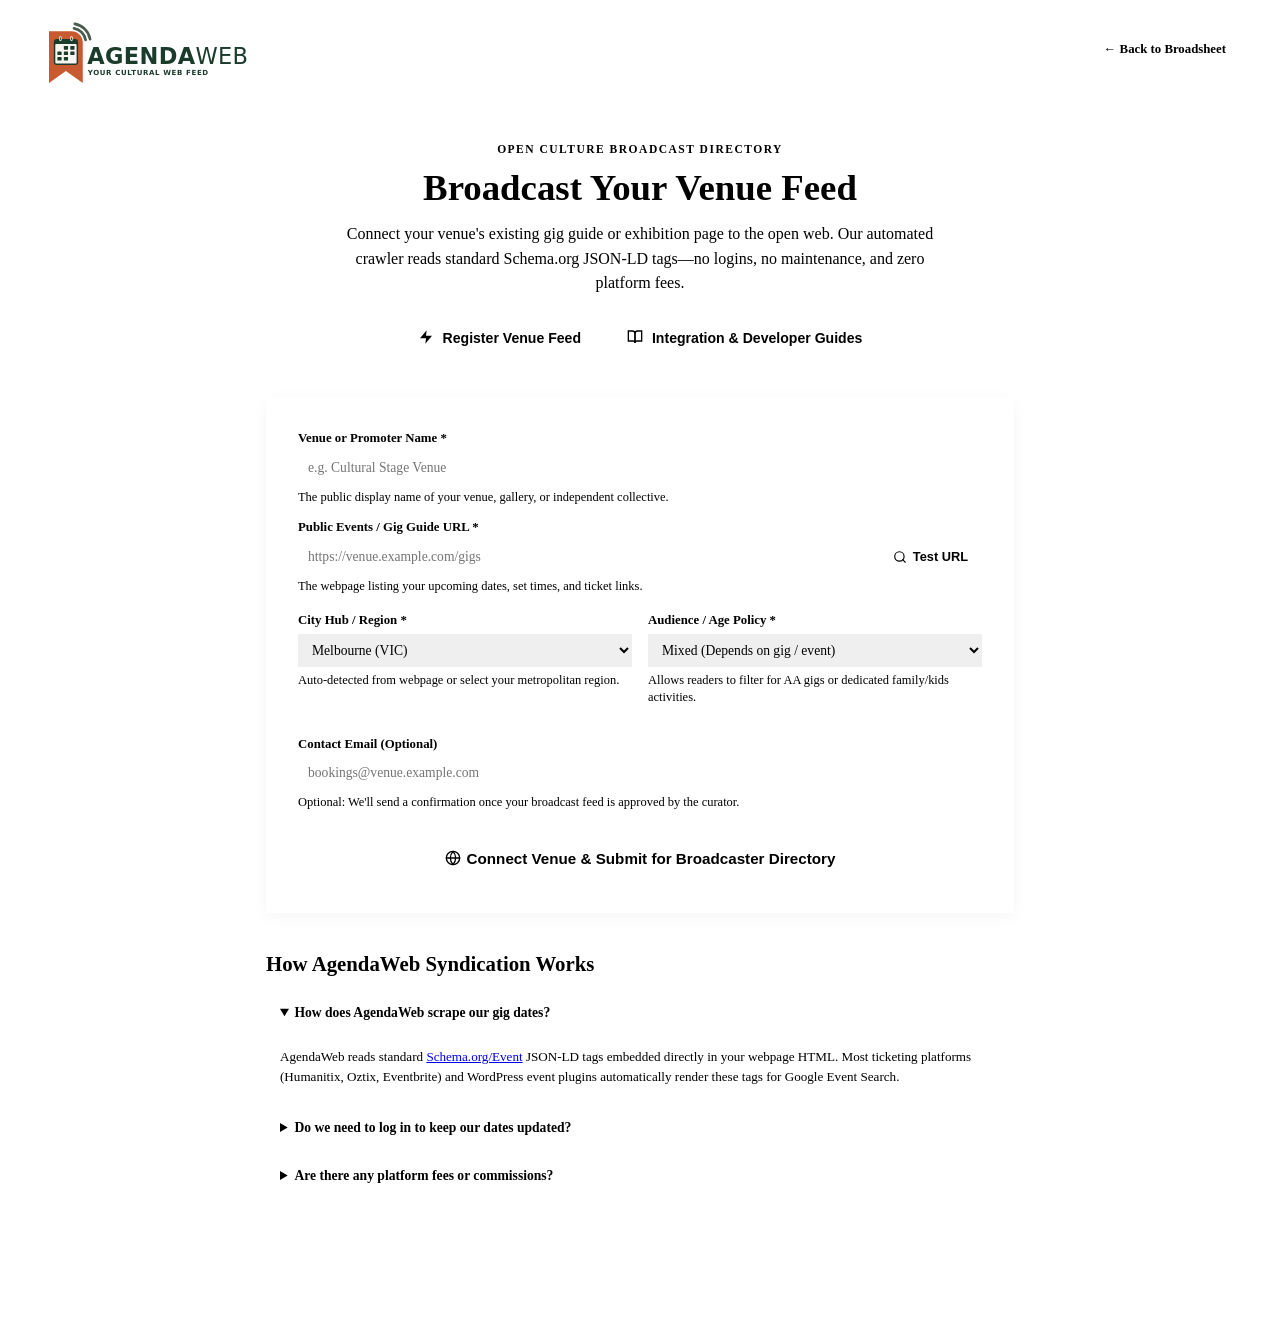
<file: Application/venues/index.html>
<!DOCTYPE html>
<html lang="en">
<head>
  <meta charset="UTF-8">
  <meta name="viewport" content="width=device-width, initial-scale=1.0">
  <title>Broadcast Your Venue Feed — AgendaWeb</title>
  <meta name="description" content="Connect your music venue or gallery to AgendaWeb's open cultural broadsheet. Free Schema.org and RSS event syndication.">
  <link rel="canonical" href="https://agendaweb.app/venues/">
  <link rel="icon" type="image/svg+xml" href="../assets/icon.svg">
  <link rel="apple-touch-icon" href="../assets/icon.svg">
  <link rel="alternate" type="text/markdown" href="../llms.txt" title="LLM Agent Document">
  <link rel="stylesheet" href="../css/style.css">
  <style>
    .onboard-container {
      max-width: 780px;
      margin: 36px auto 60px auto;
      padding: 0 16px;
    }
    .onboard-header {
      text-align: center;
      margin-bottom: 24px;
    }
    .onboard-badge {
      display: inline-block;
      font-size: 0.72rem;
      font-weight: 700;
      letter-spacing: 1.5px;
      color: var(--color-amber-rust);
      text-transform: uppercase;
      margin-bottom: 8px;
    }
    .onboard-title {
      font-family: var(--font-serif);
      font-size: 2.3rem;
      color: var(--color-nightfall);
      line-height: 1.2;
      margin-bottom: 12px;
    }
    .onboard-subtitle {
      font-size: 1rem;
      color: var(--color-text-muted);
      line-height: 1.55;
      max-width: 620px;
      margin: 0 auto;
    }
    /* Tab Bar Navigation */
    .venue-nav-tabs {
      display: flex;
      justify-content: center;
      gap: 10px;
      margin-bottom: 28px;
      border-bottom: 1px solid var(--color-oat);
      padding-bottom: 14px;
    }
    .venue-nav-tab {
      background: transparent;
      border: 1px solid var(--color-oat);
      padding: 9px 18px;
      border-radius: 20px;
      font-size: 0.88rem;
      font-weight: 600;
      color: var(--color-text-muted);
      cursor: pointer;
      transition: all 0.2s ease;
    }
    .venue-nav-tab:hover {
      color: var(--color-nightfall);
      border-color: var(--color-nightfall);
    }
    .venue-nav-tab.active {
      background: var(--color-nightfall);
      color: var(--color-white);
      border-color: var(--color-nightfall);
    }
    .onboard-card {
      background: var(--color-white);
      border: 1px solid var(--color-oat);
      border-radius: var(--radius-md);
      padding: 32px;
      box-shadow: 0 4px 16px rgba(0, 0, 0, 0.04);
    }
    .form-hint {
      font-size: 0.78rem;
      color: var(--color-text-muted);
      margin-top: 5px;
      line-height: 1.4;
    }
    .preview-box {
      margin-top: 24px;
      padding: 18px;
      background: #fbfaf6;
      border: 1px solid var(--color-oat);
      border-left: 4px solid var(--color-racing-green);
      border-radius: var(--radius-sm);
      display: none;
    }
    .preview-header {
      display: flex;
      justify-content: space-between;
      align-items: center;
      margin-bottom: 12px;
    }
    .preview-badge-status {
      font-size: 0.75rem;
      font-weight: 700;
      padding: 3px 8px;
      border-radius: 12px;
      background: #e8f5e9;
      color: #2e7d32;
    }
    .preview-events-list {
      max-height: 220px;
      overflow-y: auto;
      margin-top: 10px;
      font-size: 0.85rem;
    }
    .preview-event-row {
      display: flex;
      justify-content: space-between;
      padding: 6px 0;
      border-bottom: 1px dashed var(--color-oat);
    }
    .faq-section {
      margin-top: 36px;
    }
    .success-panel {
      display: none;
      text-align: center;
      padding: 40px 20px;
    }
    .success-icon {
      font-size: 3rem;
      margin-bottom: 16px;
    }

    /* Guide Section Cards */
    .guide-card {
      background: var(--color-white);
      border: 1px solid var(--color-oat);
      border-radius: var(--radius-md);
      padding: 28px;
      margin-bottom: 24px;
      box-shadow: 0 2px 10px rgba(0, 0, 0, 0.03);
    }
    .guide-header {
      display: flex;
      justify-content: space-between;
      align-items: flex-start;
      margin-bottom: 14px;
      flex-wrap: wrap;
      gap: 8px;
    }
    .guide-title {
      font-family: var(--font-serif);
      font-size: 1.45rem;
      color: var(--color-nightfall);
      margin: 0;
    }
    .guide-badge {
      font-size: 0.72rem;
      font-weight: 700;
      padding: 3px 9px;
      border-radius: 12px;
      background: #eef2f6;
      color: #1e3a5f;
      text-transform: uppercase;
      letter-spacing: 0.5px;
    }
    .guide-desc {
      font-size: 0.92rem;
      color: var(--color-text-muted);
      line-height: 1.6;
      margin-bottom: 18px;
    }
    .cms-tab-grid {
      display: grid;
      grid-template-columns: repeat(auto-fit, minmax(200px, 1fr));
      gap: 12px;
      margin-bottom: 20px;
    }
    .cms-card {
      background: #fbfaf6;
      border: 1px solid var(--color-oat);
      border-radius: 6px;
      padding: 12px 14px;
      font-size: 0.85rem;
    }
    .cms-card strong {
      display: block;
      color: var(--color-nightfall);
      margin-bottom: 4px;
    }
    .diagram-box {
      background: #f4f6f8;
      border: 1px solid #d0d7de;
      border-radius: 8px;
      padding: 16px;
      margin-bottom: 20px;
      text-align: center;
    }
    .diagram-steps {
      display: flex;
      justify-content: space-around;
      align-items: center;
      flex-wrap: wrap;
      gap: 12px;
    }
    .diagram-step {
      flex: 1;
      min-width: 140px;
      background: var(--color-white);
      border: 1px solid var(--color-oat);
      border-radius: 6px;
      padding: 10px;
      font-size: 0.8rem;
      color: var(--color-nightfall);
    }
    .diagram-arrow {
      font-size: 1.2rem;
      color: var(--color-amber-rust);
      font-weight: bold;
    }
    .code-toolbar {
      display: flex;
      justify-content: space-between;
      align-items: center;
      background: #212529;
      color: #f8f9fa;
      padding: 8px 14px;
      border-top-left-radius: 6px;
      border-top-right-radius: 6px;
      font-size: 0.75rem;
      font-family: monospace;
    }
    .code-block-content {
      background: #1a1e22;
      color: #e2e8f0;
      padding: 16px;
      margin: 0;
      border-bottom-left-radius: 6px;
      border-bottom-right-radius: 6px;
      overflow-x: auto;
      font-size: 0.82rem;
      line-height: 1.5;
      font-family: Consolas, Monaco, "Andale Mono", monospace;
    }
    .copy-code-btn {
      background: rgba(255, 255, 255, 0.15);
      border: none;
      color: #ffffff;
      padding: 4px 10px;
      border-radius: 4px;
      font-size: 0.75rem;
      cursor: pointer;
      transition: background 0.15s ease;
    }
    .copy-code-btn:hover {
      background: rgba(255, 255, 255, 0.3);
    }
    .widget-preview-card {
      background: #ffffff;
      border: 1px solid var(--color-oat);
      border-radius: 8px;
      padding: 18px;
      margin-top: 14px;
      box-shadow: 0 2px 8px rgba(0,0,0,0.04);
    }
    .header-inner {
      width: 100%;
      display: flex;
      justify-content: space-between;
      align-items: center;
    }
  </style>
</head>
<body>

  <!-- Top Navigation Header -->
  <header class="app-header">
    <div class="header-inner">
      <a href="../index.html" class="brand" style="text-decoration:none;">
        <img src="../assets/logo.svg" alt="AgendaWeb Emblem">
      </a>
      <div style="display:flex; align-items:center; gap:12px;">
        <a href="../index.html" class="btn btn-outline" style="font-size:0.8rem;">← Back to Broadsheet</a>
      </div>
    </div>
  </header>

  <main class="onboard-container">
    <div class="onboard-header">
      <span class="onboard-badge">Open Culture Broadcast Directory</span>
      <h1 class="onboard-title">Broadcast Your Venue Feed</h1>
      <p class="onboard-subtitle">
        Connect your venue's existing gig guide or exhibition page to the open web.
        Our automated crawler reads standard Schema.org JSON-LD tags—no logins, no maintenance, and zero platform fees.
      </p>
    </div>

    <!-- Tab View Navigation -->
    <nav class="venue-nav-tabs">
      <button type="button" class="venue-nav-tab active" id="tab-btn-register" onclick="switchVenueView('register')">
        <svg viewBox="0 0 24 24" width="16" height="16" fill="currentColor" style="vertical-align:-2px; margin-right:5px;"><path d="M13 2L3 14h9l-1 8 10-12h-9l1-8z"/></svg>
        Register Venue Feed
      </button>
      <button type="button" class="venue-nav-tab" id="tab-btn-guides" onclick="switchVenueView('guides')">
        <svg viewBox="0 0 24 24" width="16" height="16" fill="none" stroke="currentColor" stroke-width="2" style="vertical-align:-2px; margin-right:5px;"><path d="M2 3h6a4 4 0 0 1 4 4v14a3 3 0 0 0-3-3H2z"/><path d="M22 3h-6a4 4 0 0 0-4 4v14a3 3 0 0 1 3-3h7z"/></svg>
        Integration & Developer Guides
      </button>
    </nav>

    <!-- VIEW 1: REGISTRATION INTAKE -->
    <div id="view-register" class="venue-view">
      <div class="onboard-card" id="onboard-card">
        <form id="venue-onboard-form" onsubmit="handleVenueSubmit(event)">
          <!-- Honeypot anti-spam field -->
          <input type="text" id="website-hp" name="website_hp" style="display:none;" tabindex="-1" autocomplete="off">

          <div class="form-group">
            <label for="venue-name">Venue or Promoter Name *</label>
            <input type="text" id="venue-name" class="form-control" placeholder="e.g. Cultural Stage Venue" required>
            <div class="form-hint">The public display name of your venue, gallery, or independent collective.</div>
          </div>

          <div class="form-group">
            <label for="venue-url">Public Events / Gig Guide URL *</label>
            <div style="display:flex; gap:8px;">
              <input type="url" id="venue-url" class="form-control" placeholder="https://venue.example.com/gigs" required>
              <button type="button" id="btn-test-preview" class="btn btn-outline" style="white-space:nowrap;" onclick="testAndPreviewFeed()">
                <svg viewBox="0 0 24 24" width="14" height="14" fill="none" stroke="currentColor" stroke-width="2" stroke-linecap="round" stroke-linejoin="round">
                  <circle cx="11" cy="11" r="8"></circle>
                  <line x1="21" y1="21" x2="16.65" y2="16.65"></line>
                </svg>
                <span>Test URL</span>
              </button>
            </div>
            <div class="form-hint">The webpage listing your upcoming dates, set times, and ticket links.</div>
          </div>

          <!-- Live Detected Feed Preview Box -->
          <div class="preview-box" id="preview-box">
            <div class="preview-header">
              <div>
                <strong id="preview-title" style="font-size:0.95rem; color:var(--color-nightfall);">Detected Gig Guide</strong>
                <div id="preview-address" style="font-size:0.8rem; color:var(--color-text-muted);"></div>
              </div>
              <span class="preview-badge-status" id="preview-status-pill">Ready</span>
            </div>
            <div id="preview-message" style="font-size:0.85rem; color:var(--color-nightfall);"></div>
            <div class="preview-events-list" id="preview-events-list"></div>
          </div>

          <!-- City & Age Policy Selectors -->
          <div style="display:grid; grid-template-columns:1fr 1fr; gap:16px; margin-top:16px;">
            <div class="form-group">
              <label for="venue-city">City Hub / Region *</label>
              <select id="venue-city" class="form-control" required>
                <option value="melbourne">Melbourne (VIC)</option>
                <option value="sydney">Sydney (NSW)</option>
                <option value="brisbane">Brisbane (QLD)</option>
                <option value="perth">Perth (WA)</option>
                <option value="adelaide">Adelaide (SA)</option>
                <option value="hobart">Hobart (TAS)</option>
              </select>
              <div class="form-hint" id="city-detected-hint">Auto-detected from webpage or select your metropolitan region.</div>
            </div>

            <div class="form-group">
              <label for="venue-age-policy">Audience / Age Policy *</label>
              <select id="venue-age-policy" class="form-control" required>
                <option value="mixed">Mixed (Depends on gig / event)</option>
                <option value="18+">Strictly 18+ Licensed Venue</option>
                <option value="all_ages">All Ages (AA)</option>
                <option value="family">Kids & Family Friendly</option>
              </select>
              <div class="form-hint">Allows readers to filter for AA gigs or dedicated family/kids activities.</div>
            </div>
          </div>

          <div class="form-group" style="margin-top:16px;">
            <label for="venue-email">Contact Email (Optional)</label>
            <input type="email" id="venue-email" class="form-control" placeholder="bookings@venue.example.com">
            <div class="form-hint">Optional: We'll send a confirmation once your broadcast feed is approved by the curator.</div>
          </div>

          <div style="margin-top:24px;">
            <button type="submit" id="btn-submit-venue" class="btn btn-primary" style="width:100%; padding:12px; font-size:0.95rem; justify-content:center;">
              <svg viewBox="0 0 24 24" width="16" height="16" fill="none" stroke="currentColor" stroke-width="2" stroke-linecap="round" stroke-linejoin="round">
                <circle cx="12" cy="12" r="10"></circle>
                <line x1="2" y1="12" x2="22" y2="12"></line>
                <path d="M12 2a15.3 15.3 0 0 1 4 10 15.3 15.3 0 0 1-4 10 15.3 15.3 0 0 1-4-10 15.3 15.3 0 0 1 4-10z"></path>
              </svg>
              <span>Connect Venue & Submit for Broadcaster Directory</span>
            </button>
          </div>
        </form>

        <!-- Post-Submission Success State -->
        <div class="success-panel" id="success-panel">
          <div class="success-icon" style="width:56px; height:56px; border-radius:50%; background:#e8f5e9; color:#2e7d32; display:flex; align-items:center; justify-content:center; margin:0 auto 16px auto;">
            <svg viewBox="0 0 24 24" width="28" height="28" fill="none" stroke="currentColor" stroke-width="2.5" stroke-linecap="round" stroke-linejoin="round">
              <polyline points="20 6 9 17 4 12"></polyline>
            </svg>
          </div>
          <h2 style="font-family:var(--font-serif); font-size:1.8rem; color:var(--color-nightfall); margin-bottom:8px;">
            Venue Submitted for Broadcast!
          </h2>
          <p style="font-size:0.9rem; color:var(--color-text-muted); line-height:1.6; margin-bottom:24px; max-width:480px; margin-left:auto; margin-right:auto;" id="success-text">
            Thank you! We've registered your venue's event guide. Our cultural curator reviews submissions within 24 hours to ensure broadsheet quality.
          </p>
          <div style="display:flex; justify-content:center; gap:12px;">
            <a href="../index.html" class="btn btn-primary">Return to Broadsheet</a>
            <button type="button" class="btn btn-outline" onclick="resetForm()">Submit Another Venue</button>
          </div>
        </div>
      </div>

      <!-- FAQ & Guidelines for Organizers -->
      <div class="faq-section">
        <h3 style="font-family:var(--font-serif); font-size:1.3rem; margin-bottom:14px; color:var(--color-nightfall);">How AgendaWeb Syndication Works</h3>
        
        <details class="guide-accordion" open>
          <summary class="guide-summary">How does AgendaWeb scrape our gig dates?</summary>
          <div class="guide-body">
            AgendaWeb reads standard <a href="https://schema.org/Event" target="_blank" rel="noopener">Schema.org/Event</a> JSON-LD tags embedded directly in your webpage HTML. Most ticketing platforms (Humanitix, Oztix, Eventbrite) and WordPress event plugins automatically render these tags for Google Event Search.
          </div>
        </details>

        <details class="guide-accordion">
          <summary class="guide-summary">Do we need to log in to keep our dates updated?</summary>
          <div class="guide-body">
            No. AgendaWeb is built on open-web principles. Your website is the single source of truth. Whenever you announce a new gig or change set times on your own website, our crawler detects and updates it on AgendaWeb automatically.
          </div>
        </details>

        <details class="guide-accordion">
          <summary class="guide-summary">Are there any platform fees or commissions?</summary>
          <div class="guide-body">
            Zero. AgendaWeb is a community-first, non-commercial cultural feed designed to support Melbourne's grassroots live music, zines, and independent arts.
          </div>
        </details>
      </div>
    </div>

    <!-- VIEW 2: INTEGRATION & DEVELOPER GUIDES -->
    <div id="view-guides" class="venue-view" style="display:none;">

      <!-- Guide 1: Schema.org Event JSON-LD -->
      <div class="guide-card">
        <div class="guide-header">
          <h2 class="guide-title">1. Add Your Events (Schema.org JSON-LD)</h2>
          <span class="guide-badge" style="background:#e8f5e9; color:#2e7d32;">Recommended Standard</span>
        </div>
        <p class="guide-desc">
          Schema.org JSON-LD is the official structured data standard recognized by Google Search, Apple, and open web crawlers. Adding this snippet to your gig page ensures AgendaWeb and search engines automatically understand your artist lineups, dates, venue location, and ticket links.
        </p>

        <!-- Visual Flow Diagram -->
        <div class="diagram-box">
          <div style="font-size:0.75rem; text-transform:uppercase; letter-spacing:1px; color:var(--color-text-muted); margin-bottom:10px; font-weight:700;">
            How Automatic Discovery Works
          </div>
          <div class="diagram-steps">
            <div class="diagram-step">
              <strong>1. Your Website</strong><br>
              <span style="font-size:0.75rem; color:var(--color-text-muted);">You publish a gig date on your website.</span>
            </div>
            <div class="diagram-arrow">→</div>
            <div class="diagram-step">
              <strong>2. Schema.org Tag</strong><br>
              <span style="font-size:0.75rem; color:var(--color-text-muted);">JSON-LD tag renders in your page &lt;head&gt;.</span>
            </div>
            <div class="diagram-arrow">→</div>
            <div class="diagram-step">
              <strong>3. AgendaWeb Sync</strong><br>
              <span style="font-size:0.75rem; color:var(--color-text-muted);">Our bot indexes dates & notifies followers.</span>
            </div>
          </div>
        </div>

        <h4 style="font-size:0.92rem; color:var(--color-nightfall); margin-bottom:8px;">Where to Place This in Common Website Builders</h4>
        <div class="cms-tab-grid">
          <div class="cms-card">
            <strong>WordPress / WooCommerce</strong>
            If using <em>The Events Calendar</em> or <em>EventON</em>, this is already active! For custom themes, paste into your <code>header.php</code> or event template.
          </div>
          <div class="cms-card">
            <strong>Squarespace</strong>
            Open your event page → <em>Settings</em> → <em>Advanced</em> → paste in <em>Page Header Code Injection</em>.
          </div>
          <div class="cms-card">
            <strong>Wix</strong>
            Go to <em>Settings</em> → <em>Custom Code</em> → add snippet to <em>Head</em> on your Events page.
          </div>
          <div class="cms-card">
            <strong>Custom HTML / Jamstack</strong>
            Paste inside the <code>&lt;head&gt;</code> or right before <code>&lt;/body&gt;</code> of your event HTML page.
          </div>
        </div>

        <h4 style="font-size:0.92rem; color:var(--color-nightfall); margin-bottom:8px;">Copy-and-Paste Schema.org JSON-LD Template</h4>
        <div class="code-toolbar">
          <span>HTML &lt;script type="application/ld+json"&gt;</span>
          <button type="button" class="copy-code-btn" onclick="copySnippet('code-schema')">
            <svg viewBox="0 0 24 24" width="13" height="13" fill="none" stroke="currentColor" stroke-width="2" stroke-linecap="round" stroke-linejoin="round">
              <rect x="9" y="9" width="13" height="13" rx="2" ry="2"></rect>
              <path d="M5 15H4a2 2 0 0 1-2-2V4a2 2 0 0 1 2-2h9a2 2 0 0 1 2 2v1"></path>
            </svg>
            <span>Copy Snippet</span>
          </button>
        </div>
        <pre class="code-block-content" id="code-schema">&lt;script type="application/ld+json"&gt;
{
  "@context": "https://schema.org",
  "@type": "MusicEvent",
  "name": "The Echoes — Album Launch & Special Guests",
  "startDate": "2026-10-24T20:00:00+11:00",
  "endDate": "2026-10-24T23:30:00+11:00",
  "eventStatus": "https://schema.org/EventScheduled",
  "eventAttendanceMode": "https://schema.org/OfflineEventAttendanceMode",
  "location": {
    "@type": "Place",
    "name": "Cultural Stage Venue",
    "address": {
      "@type": "PostalAddress",
      "streetAddress": "100 Cultural Way",
      "addressLocality": "Melbourne",
      "addressRegion": "VIC",
      "postalCode": "3000",
      "addressCountry": "AU"
    }
  },
  "image": [
    "https://example.com/posters/the-echoes.jpg"
  ],
  "description": "Melbourne indie rock outfit celebrating their debut LP release with special guests.",
  "offers": {
    "@type": "Offer",
    "url": "https://oztix.com.au/event/12345",
    "price": "18.00",
    "priceCurrency": "AUD",
    "availability": "https://schema.org/InStock"
  },
  "performer": {
    "@type": "MusicGroup",
    "name": "The Echoes"
  }
}
&lt;/script&gt;</pre>
        <p class="form-hint" style="margin-top:8px;">
          <strong>Tip:</strong> Test your webpage using the official <a href="https://search.google.com/test/rich-results" target="_blank" rel="noopener">Google Rich Results Test</a> to verify structured data instantly.
        </p>
      </div>

      <!-- Guide 2: Event RSS 2.0 Syndication -->
      <div class="guide-card">
        <div class="guide-header">
          <h2 class="guide-title">2. Create an Event RSS Feed (Future Standard)</h2>
          <span class="guide-badge">Open Syndication</span>
        </div>
        <p class="guide-desc">
          RSS feeds aren't just for news! With the standard Event extension (<code>xmlns:ev="http://purl.org/rss/1.0/modules/event/"</code>) and poster enclosures, your venue can broadcast an open syndication stream that any reader or festival guide can subscribe to without platform lock-in.
        </p>

        <div class="code-toolbar">
          <span>XML feed.xml (RSS 2.0 with ev: module)</span>
          <button type="button" class="copy-code-btn" onclick="copySnippet('code-rss')">
            <svg viewBox="0 0 24 24" width="13" height="13" fill="none" stroke="currentColor" stroke-width="2" stroke-linecap="round" stroke-linejoin="round">
              <rect x="9" y="9" width="13" height="13" rx="2" ry="2"></rect>
              <path d="M5 15H4a2 2 0 0 1-2-2V4a2 2 0 0 1 2-2h9a2 2 0 0 1 2 2v1"></path>
            </svg>
            <span>Copy RSS Template</span>
          </button>
        </div>
        <pre class="code-block-content" id="code-rss">&lt;?xml version="1.0" encoding="UTF-8"?&gt;
&lt;rss version="2.0" xmlns:ev="http://purl.org/rss/1.0/modules/event/"&gt;
  &lt;channel&gt;
    &lt;title&gt;Cultural Stage — Live Gigs&lt;/title&gt;
    &lt;link&gt;https://venue.example.com/gigs&lt;/link&gt;
    &lt;description&gt;Official live music listings, album launches, and residencies.&lt;/description&gt;
    &lt;language&gt;en-au&lt;/language&gt;
    
    &lt;item&gt;
      &lt;title&gt;The Echoes — Album Launch&lt;/title&gt;
      &lt;link&gt;https://venue.example.com/gigs/the-echoes&lt;/link&gt;
      &lt;ev:startdate&gt;2026-10-24T20:00:00+11:00&lt;/ev:startdate&gt;
      &lt;ev:enddate&gt;2026-10-24T23:30:00+11:00&lt;/ev:enddate&gt;
      &lt;ev:location&gt;100 Cultural Way, Melbourne VIC 3000&lt;/ev:location&gt;
      &lt;category&gt;Live Music&lt;/category&gt;
      &lt;description&gt;Indie rock outfit celebrating their debut LP release with special guests.&lt;/description&gt;
      &lt;enclosure url="https://example.com/posters/the-echoes.jpg" type="image/jpeg" length="124500" /&gt;
    &lt;/item&gt;
  &lt;/channel&gt;
&lt;/rss&gt;</pre>
      </div>

      <!-- Guide 3: Embed AgendaWeb Widget -->
      <div class="guide-card">
        <div class="guide-header">
          <h2 class="guide-title">3. Embed AgendaWeb Widget (widget.js)</h2>
          <span class="guide-badge" style="background:#fff3e0; color:#e65100;">Zero-Maintenance Embed</span>
        </div>
        <p class="guide-desc">
          Want to display your upcoming verified gigs on your own venue website without building a custom backend? Add two lines of HTML to embed a clean, mobile-responsive broadsheet gig guide that updates automatically.
        </p>

        <div class="code-toolbar">
          <span>HTML Embed Snippet</span>
          <button type="button" class="copy-code-btn" onclick="copySnippet('code-widget')">
            <svg viewBox="0 0 24 24" width="13" height="13" fill="none" stroke="currentColor" stroke-width="2" stroke-linecap="round" stroke-linejoin="round">
              <rect x="9" y="9" width="13" height="13" rx="2" ry="2"></rect>
              <path d="M5 15H4a2 2 0 0 1-2-2V4a2 2 0 0 1 2-2h9a2 2 0 0 1 2 2v1"></path>
            </svg>
            <span>Copy Embed Code</span>
          </button>
        </div>
        <pre class="code-block-content" id="code-widget">&lt;!-- 1. Target Container (Replace data-venue with your venue slug) --&gt;
&lt;div class="agendaweb-widget" data-venue="venue-slug" data-limit="5"&gt;&lt;/div&gt;
 
&lt;!-- 2. Lightweight Embed Script (Loads asynchronously) --&gt;
&lt;script src="https://agendaweb.app/widget.js" async&gt;&lt;/script&gt;</pre>

        <!-- Live Visual Preview of Widget -->
        <h4 style="font-size:0.92rem; color:var(--color-nightfall); margin-top:20px; margin-bottom:8px;">Live Widget Preview</h4>
        <div class="widget-preview-card">
          <div style="display:flex; justify-content:space-between; align-items:center; border-bottom:1px solid var(--color-oat); padding-bottom:10px; margin-bottom:12px;">
            <div style="font-family:var(--font-serif); font-size:1.15rem; font-weight:700; color:var(--color-nightfall);">Cultural Stage · Upcoming Gigs</div>
            <span style="font-size:0.75rem; color:var(--color-text-muted);">AgendaWeb Live Widget</span>
          </div>
          <div style="display:flex; justify-content:space-between; align-items:center; padding:8px 0; border-bottom:1px dashed var(--color-oat); font-size:0.88rem;">
            <div>
              <strong>The Echoes — Album Launch</strong>
              <div style="font-size:0.78rem; color:var(--color-text-muted);">Sat 24 Oct · 8:00 PM · Live Music</div>
            </div>
            <span class="btn btn-primary" style="font-size:0.75rem; padding:4px 8px; pointer-events:none;">Tickets</span>
          </div>
          <div style="display:flex; justify-content:space-between; align-items:center; padding:8px 0; font-size:0.88rem;">
            <div>
              <strong>Sunset Soundscapes: Ambient Showcase</strong>
              <div style="font-size:0.78rem; color:var(--color-text-muted);">Mon 26 Oct · 7:30 PM · Live Music</div>
            </div>
            <span class="btn btn-outline" style="font-size:0.75rem; padding:4px 8px; pointer-events:none;">Details ↗</span>
          </div>
          <div style="margin-top:10px; text-align:right; font-size:0.72rem; color:var(--color-text-muted);">
            Powered by <strong>AgendaWeb</strong> · Open Cultural Syndication
          </div>
        </div>
      </div>

    </div>
  </main>

  <script>
    let detectedData = null;

    // Tab Switching Logic
    function switchVenueView(view) {
      document.querySelectorAll('.venue-nav-tab').forEach(b => b.classList.remove('active'));
      const activeBtn = document.getElementById(`tab-btn-${view}`);
      if (activeBtn) activeBtn.classList.add('active');

      document.getElementById('view-register').style.display = (view === 'register') ? 'block' : 'none';
      document.getElementById('view-guides').style.display = (view === 'guides') ? 'block' : 'none';
      window.scrollTo({ top: 0, behavior: 'smooth' });
    }

    // Support URL Hash #guides
    window.addEventListener('DOMContentLoaded', () => {
      if (window.location.hash === '#guides') {
        switchVenueView('guides');
      }
    });

    // Test & Preview Schema.org
    async function testAndPreviewFeed() {
      const urlInput = document.getElementById('venue-url');
      const url = urlInput.value.trim();
      const testBtn = document.getElementById('btn-test-preview');
      const previewBox = document.getElementById('preview-box');
      const previewTitle = document.getElementById('preview-title');
      const previewAddress = document.getElementById('preview-address');
      const previewStatusPill = document.getElementById('preview-status-pill');
      const previewMessage = document.getElementById('preview-message');
      const previewList = document.getElementById('preview-events-list');

      if (!url) {
        alert('Please enter your public gig guide or events URL first.');
        urlInput.focus();
        return;
      }

      testBtn.disabled = true;
      testBtn.textContent = '⏳ Testing...';
      previewBox.style.display = 'block';
      previewMessage.textContent = 'Scanning webpage for Schema.org/Event JSON-LD and RSS feeds...';
      previewList.innerHTML = '';

      try {
        const res = await fetch(`../api/onboard_venue.php?action=preview&url=${encodeURIComponent(url)}`);
        const json = await res.json();

        if (json && json.status === 'success') {
          detectedData = json;
          previewTitle.textContent = json.suggested_name || json.page_title || 'Detected Venue Feed';
          if (json.venue && json.venue.address) {
            previewAddress.textContent = '📍 ' + json.venue.address;
          } else {
            previewAddress.textContent = '';
          }

          if (json.events_count > 0) {
            previewStatusPill.textContent = `✓ ${json.events_count} Gigs Detected`;
            previewStatusPill.style.background = '#e8f5e9';
            previewStatusPill.style.color = '#2e7d32';
            previewMessage.innerHTML = `Great! Found <strong>${json.events_count} upcoming events</strong> formatted with Schema.org JSON-LD.`;
            previewList.innerHTML = json.events.map(e => `
              <div class="preview-event-row">
                <span><strong>${escapeHtml(e.title)}</strong></span>
                <span style="color:var(--color-text-muted);">${e.start_time.slice(0, 10)} · ${escapeHtml(e.category || 'Culture')}</span>
              </div>
            `).join('');
          } else if (json.feed_url) {
            previewStatusPill.textContent = '✓ RSS Feed Detected';
            previewStatusPill.style.background = '#e8f5e9';
            previewStatusPill.style.color = '#2e7d32';
            previewMessage.innerHTML = `Found linked event feed: <code>${escapeHtml(json.feed_url)}</code>`;
          } else {
            previewStatusPill.textContent = 'Webpage Live (HTTP 200)';
            previewStatusPill.style.background = '#fff3e0';
            previewStatusPill.style.color = '#e65100';
            previewMessage.textContent = 'Webpage reachable. Initial scrape will catalog dates as they are announced.';
          }

          // Auto-fill venue name if empty
          const nameInput = document.getElementById('venue-name');
          if (!nameInput.value.trim() && json.suggested_name) {
            nameInput.value = json.suggested_name;
          }

          // Auto-select city hub & audience policy
          if (json.venue && json.venue.city_slug) {
            const citySelect = document.getElementById('venue-city');
            if (citySelect) {
              citySelect.value = json.venue.city_slug;
              const hint = document.getElementById('city-detected-hint');
              if (hint) {
                hint.innerHTML = `✓ Auto-detected as <strong>${escapeHtml(json.venue.city_name || json.venue.city_slug)}</strong> (${escapeHtml(json.venue.suburb || json.venue.address || '')})`;
                hint.style.color = '#2e7d32';
              }
            }
          }
          if (json.venue && json.venue.default_age_policy) {
            const ageSelect = document.getElementById('venue-age-policy');
            if (ageSelect) ageSelect.value = json.venue.default_age_policy;
          }
        } else {
          previewStatusPill.textContent = 'Notice';
          previewStatusPill.style.background = '#ffebee';
          previewStatusPill.style.color = '#c62828';
          previewMessage.textContent = json?.message || 'Unable to scan page. Please check the URL.';
        }
      } catch (err) {
        previewStatusPill.textContent = 'Error';
        previewStatusPill.style.background = '#ffebee';
        previewStatusPill.style.color = '#c62828';
        previewMessage.textContent = 'Network error verifying URL: ' + err.message;
      } finally {
        testBtn.disabled = false;
        testBtn.innerHTML = `
          <svg viewBox="0 0 24 24" width="14" height="14" fill="none" stroke="currentColor" stroke-width="2" stroke-linecap="round" stroke-linejoin="round">
            <circle cx="11" cy="11" r="8"></circle>
            <line x1="21" y1="21" x2="16.65" y2="16.65"></line>
          </svg>
          <span>Test URL</span>
        `;
      }
    }

    // Submit Venue (Update Polling Frequency removed: defined by Curator in admin)
    async function handleVenueSubmit(e) {
      e.preventDefault();
      const honeypot = document.getElementById('website-hp').value;
      if (honeypot) return; // Silent discard for spam bots

      const name = document.getElementById('venue-name').value.trim();
      const url = document.getElementById('venue-url').value.trim();
      const email = document.getElementById('venue-email').value.trim();
      const citySlug = document.getElementById('venue-city').value;
      const agePolicy = document.getElementById('venue-age-policy').value;
      const submitBtn = document.getElementById('btn-submit-venue');

      if (!name || !url) {
        alert('Venue Name and Events URL are required.');
        return;
      }

      submitBtn.disabled = true;
      submitBtn.textContent = 'Registering Venue...';

      try {
        const payload = {
          name,
          url,
          city_slug: citySlug,
          default_age_policy: agePolicy,
          polling_frequency: '24h', // Standard default; curator customizes in admin
          contact_email: email,
          address: detectedData?.venue?.address || '',
          suburb: detectedData?.venue?.suburb || '',
          state: detectedData?.venue?.state || '',
          postcode: detectedData?.venue?.postcode || '',
          feed_url: detectedData?.feed_url || null
        };

        const res = await fetch('../api/onboard_venue.php?action=submit', {
          method: 'POST',
          headers: { 'Content-Type': 'application/json' },
          body: JSON.stringify(payload)
        });
        const json = await res.json();

        if (json && json.status === 'success') {
          document.getElementById('venue-onboard-form').style.display = 'none';
          document.getElementById('success-panel').style.display = 'block';
          if (email) {
            document.getElementById('success-text').innerHTML = `
              Thank you! We've registered <strong>${escapeHtml(name)}</strong> for broadcasting. 
              Our cultural curator will review the feed, and we'll send a confirmation to <code>${escapeHtml(email)}</code> once your gigs go live!
            `;
          }
        } else {
          alert('Submission error: ' + (json?.message || 'Please try again.'));
        }
      } catch (err) {
        alert('Network error submitting venue: ' + err.message);
      } finally {
        submitBtn.disabled = false;
        submitBtn.innerHTML = `
          <svg viewBox="0 0 24 24" width="16" height="16" fill="none" stroke="currentColor" stroke-width="2" stroke-linecap="round" stroke-linejoin="round">
            <circle cx="12" cy="12" r="10"></circle>
            <line x1="2" y1="12" x2="22" y2="12"></line>
            <path d="M12 2a15.3 15.3 0 0 1 4 10 15.3 15.3 0 0 1-4 10 15.3 15.3 0 0 1-4-10 15.3 15.3 0 0 1 4-10z"></path>
          </svg>
          <span>Connect Venue & Submit for Broadcaster Directory</span>
        `;
      }
    }

    function resetForm() {
      document.getElementById('venue-onboard-form').reset();
      document.getElementById('preview-box').style.display = 'none';
      document.getElementById('venue-onboard-form').style.display = 'block';
      document.getElementById('success-panel').style.display = 'none';
      detectedData = null;
    }

    // Snippet Copy Helper
    function copySnippet(elementId) {
      const codeEl = document.getElementById(elementId);
      if (!codeEl) return;
      navigator.clipboard.writeText(codeEl.textContent).then(() => {
        alert('✓ Code snippet copied to clipboard!');
      }).catch(() => {
        alert('Please manually copy the snippet.');
      });
    }

    function escapeHtml(str) {
      return String(str || '').replace(/[&<>"']/g, m => ({
        '&': '&amp;', '<': '&lt;', '>': '&gt;', '"': '&quot;', "'": '&#39;'
      })[m]);
    }
  </script>
</body>
</html>
</file>
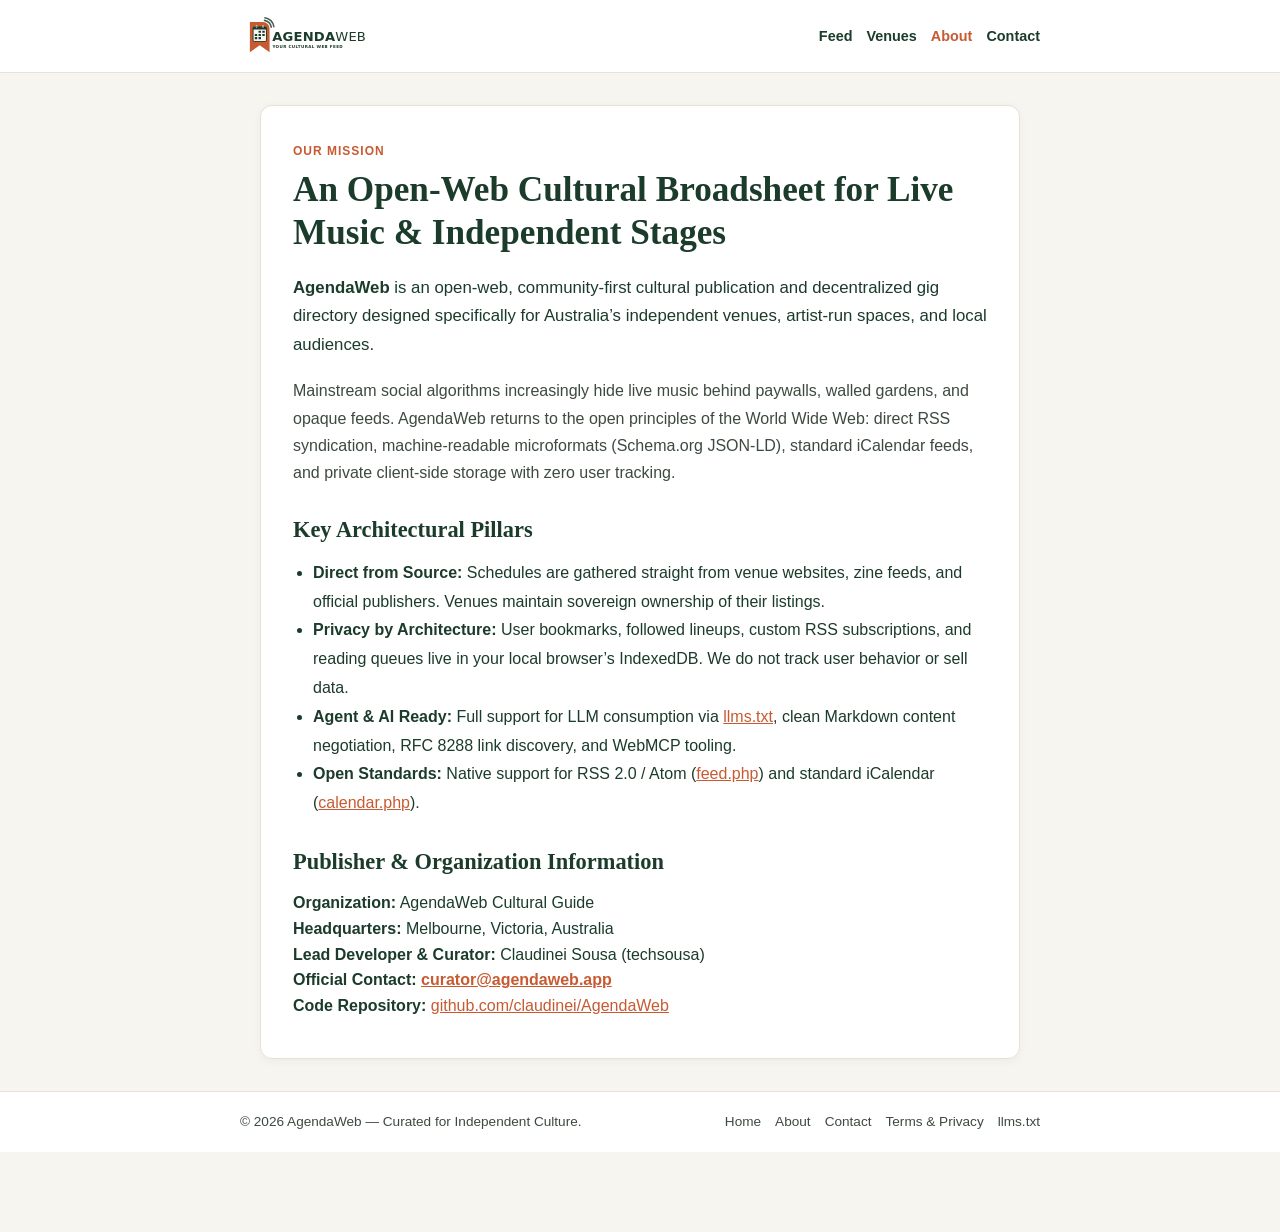
<file: Application/about.html>
<!DOCTYPE html>
<html lang="en">
<head>
  <meta charset="UTF-8">
  <meta name="viewport" content="width=device-width, initial-scale=1.0">
  <title>About AgendaWeb — Independent Cultural Guide & Grassroots Broadsheet</title>
  <meta name="description" content="AgendaWeb is an open-web, community-first cultural calendar celebrating Melbourne and Australia's live music, neighborhood arts, and independent venues.">
  <link rel="canonical" href="https://agendaweb.app/about.html">
  <link rel="icon" type="image/svg+xml" href="assets/icon.svg">
  <link rel="stylesheet" href="css/tokens.css?v=0.6.1">
  <link rel="stylesheet" href="css/style.css?v=0.6.1">
  <link rel="alternate" type="text/markdown" href="llms.txt" title="LLM Context Document">

  <!-- JSON-LD Structured Data: AboutPage & Organization -->
  <script type="application/ld+json">
  {
    "@context": "https://schema.org",
    "@graph": [
      {
        "@type": "AboutPage",
        "@id": "https://agendaweb.app/about.html#webpage",
        "url": "https://agendaweb.app/about.html",
        "name": "About AgendaWeb",
        "description": "Information about the open-web cultural publishing platform AgendaWeb, its mission, and its technology.",
        "isPartOf": {
          "@type": "WebSite",
          "@id": "https://agendaweb.app/#website",
          "name": "AgendaWeb",
          "url": "https://agendaweb.app/"
        }
      },
      {
        "@type": "Organization",
        "@id": "https://agendaweb.app/#organization",
        "name": "AgendaWeb",
        "url": "https://agendaweb.app/",
        "logo": "https://agendaweb.app/assets/logo.svg",
        "email": "curator@agendaweb.app",
        "founder": {
          "@type": "Person",
          "name": "Claudinei Sousa"
        },
        "sameAs": [
          "https://github.com/claudinei/AgendaWeb",
          "https://techsousa.com"
        ]
      }
    ]
  }
  </script>
</head>
<body style="background:var(--color-chalk); color:var(--color-nightfall); min-height:100vh; display:flex; flex-direction:column;">

  <!-- Header -->
  <header class="app-header" style="background:var(--color-white); border-bottom:1px solid var(--color-oat); padding:12px 20px;">
    <div style="max-width:800px; margin:0 auto; width:100%; display:flex; justify-content:space-between; align-items:center;">
      <a href="./" class="brand-link" aria-label="AgendaWeb Home">
        <img src="assets/logo.svg" alt="AgendaWeb Logo" width="130" height="42">
      </a>
      <nav style="display:flex; gap:14px; font-size:0.9rem; font-weight:600;">
        <a href="./" style="color:var(--color-nightfall); text-decoration:none;">Feed</a>
        <a href="venues/" style="color:var(--color-nightfall); text-decoration:none;">Venues</a>
        <a href="about.html" style="color:var(--color-amber-rust); text-decoration:none;">About</a>
        <a href="contact.html" style="color:var(--color-nightfall); text-decoration:none;">Contact</a>
      </nav>
    </div>
  </header>

  <!-- Content Container -->
  <main style="max-width:800px; margin:32px auto; padding:0 20px; flex:1;">
    <article style="background:var(--color-white); border:1px solid var(--color-oat); border-radius:var(--radius-md); padding:32px; box-shadow:var(--shadow-card);">
      
      <span style="font-size:0.75rem; font-weight:700; color:var(--color-amber-rust); text-transform:uppercase; letter-spacing:1px;">Our Mission</span>
      <h1 style="font-family:var(--font-serif); font-size:2.2rem; margin:8px 0 20px; color:var(--color-nightfall); line-height:1.2;">
        An Open-Web Cultural Broadsheet for Live Music & Independent Stages
      </h1>

      <p style="font-size:1.05rem; line-height:1.7; margin-bottom:18px;">
        <strong>AgendaWeb</strong> is an open-web, community-first cultural publication and decentralized gig directory designed specifically for Australia’s independent venues, artist-run spaces, and local audiences.
      </p>

      <p style="line-height:1.7; margin-bottom:18px; color:var(--color-text-muted);">
        Mainstream social algorithms increasingly hide live music behind paywalls, walled gardens, and opaque feeds. AgendaWeb returns to the open principles of the World Wide Web: direct RSS syndication, machine-readable microformats (Schema.org JSON-LD), standard iCalendar feeds, and private client-side storage with zero user tracking.
      </p>

      <h2 style="font-family:var(--font-serif); font-size:1.4rem; margin:28px 0 12px; color:var(--color-nightfall);">Key Architectural Pillars</h2>
      <ul style="line-height:1.8; margin-left:20px; margin-bottom:24px;">
        <li><strong>Direct from Source:</strong> Schedules are gathered straight from venue websites, zine feeds, and official publishers. Venues maintain sovereign ownership of their listings.</li>
        <li><strong>Privacy by Architecture:</strong> User bookmarks, followed lineups, custom RSS subscriptions, and reading queues live in your local browser’s IndexedDB. We do not track user behavior or sell data.</li>
        <li><strong>Agent & AI Ready:</strong> Full support for LLM consumption via <a href="llms.txt" style="color:var(--color-amber-rust);">llms.txt</a>, clean Markdown content negotiation, RFC 8288 link discovery, and WebMCP tooling.</li>
        <li><strong>Open Standards:</strong> Native support for RSS 2.0 / Atom (<a href="feed.php" style="color:var(--color-amber-rust);">feed.php</a>) and standard iCalendar (<a href="calendar.php?venue=all" style="color:var(--color-amber-rust);">calendar.php</a>).</li>
      </ul>

      <h2 style="font-family:var(--font-serif); font-size:1.4rem; margin:28px 0 12px; color:var(--color-nightfall);">Publisher & Organization Information</h2>
      <p style="line-height:1.6; margin-bottom:8px;">
        <strong>Organization:</strong> AgendaWeb Cultural Guide<br>
        <strong>Headquarters:</strong> Melbourne, Victoria, Australia<br>
        <strong>Lead Developer & Curator:</strong> Claudinei Sousa (techsousa)<br>
        <strong>Official Contact:</strong> <a href="mailto:curator@agendaweb.app" style="color:var(--color-amber-rust); font-weight:600;">curator@agendaweb.app</a><br>
        <strong>Code Repository:</strong> <a href="https://github.com/claudinei/AgendaWeb" target="_blank" rel="noopener" style="color:var(--color-amber-rust);">github.com/claudinei/AgendaWeb</a>
      </p>

    </article>
  </main>

  <!-- Footer -->
  <footer style="background:var(--color-white); border-top:1px solid var(--color-oat); padding:20px; font-size:0.85rem; color:var(--color-text-muted); text-align:center;">
    <div style="max-width:800px; margin:0 auto; display:flex; justify-content:space-between; align-items:center; flex-wrap:wrap; gap:10px;">
      <div>&copy; 2026 AgendaWeb — Curated for Independent Culture.</div>
      <div style="display:flex; gap:14px;">
        <a href="./" style="color:inherit; text-decoration:none;">Home</a>
        <a href="about.html" style="color:inherit; text-decoration:none;">About</a>
        <a href="contact.html" style="color:inherit; text-decoration:none;">Contact</a>
        <a href="terms.html" style="color:inherit; text-decoration:none;">Terms & Privacy</a>
        <a href="llms.txt" style="color:inherit; text-decoration:none;">llms.txt</a>
      </div>
    </div>
  </footer>

</body>
</html>
</file>
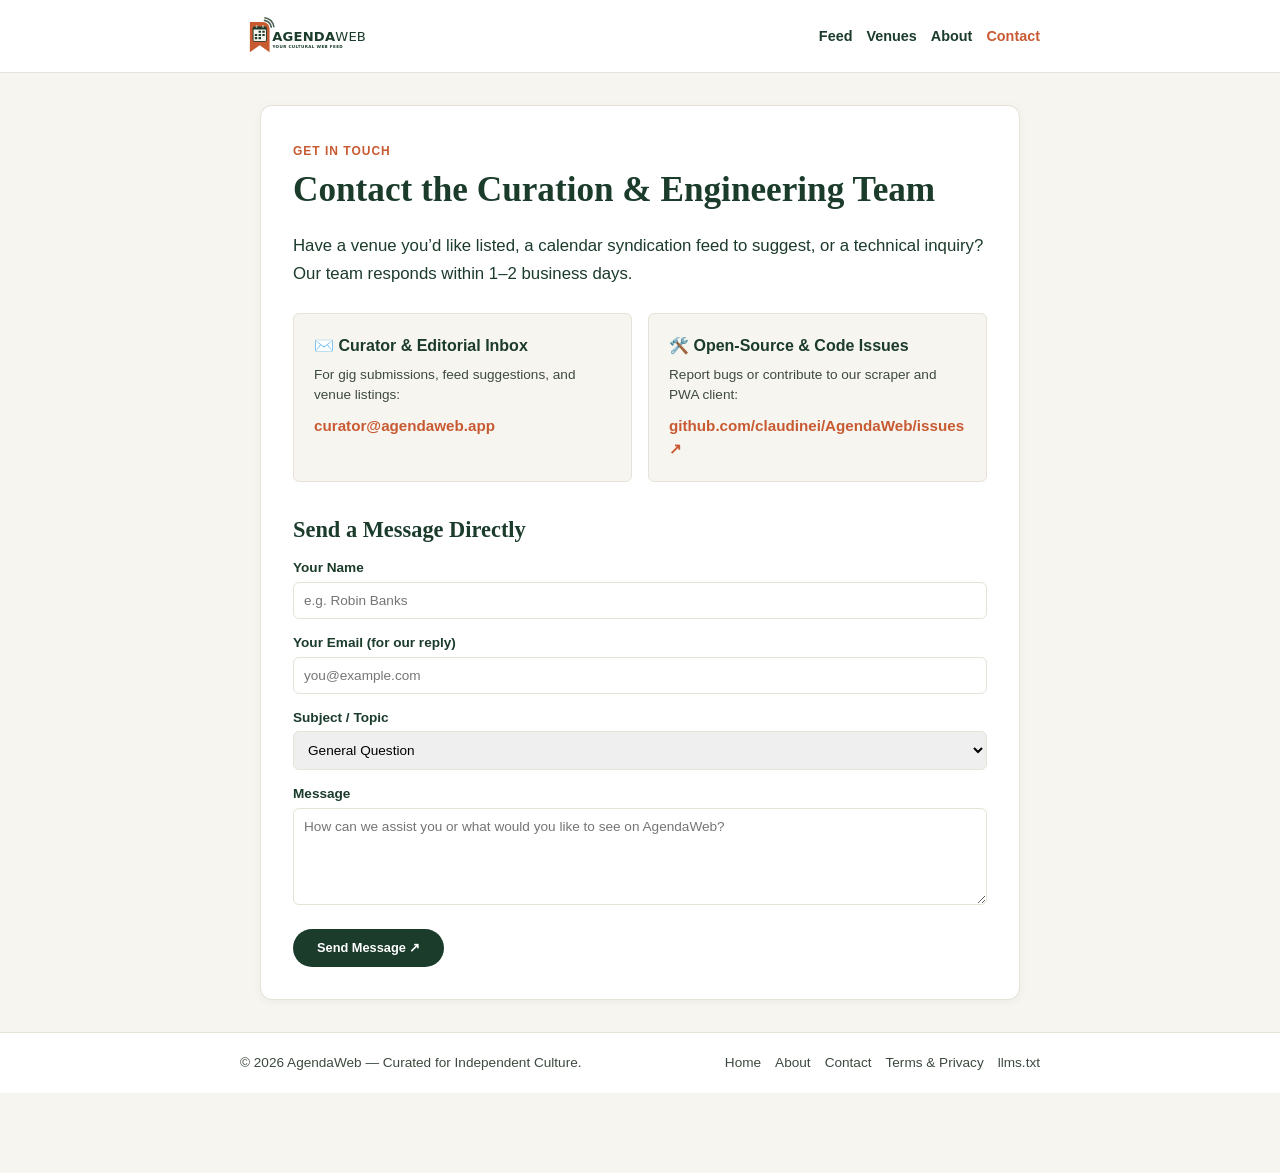
<file: Application/contact.html>
<!DOCTYPE html>
<html lang="en">
<head>
  <meta charset="UTF-8">
  <meta name="viewport" content="width=device-width, initial-scale=1.0">
  <title>Contact AgendaWeb — Curator Inbox, Venue Onboarding & Support</title>
  <meta name="description" content="Get in touch with the AgendaWeb curation team. Suggest indie venues, submit event feeds, report bugs, or get technical support.">
  <link rel="canonical" href="https://agendaweb.app/contact.html">
  <link rel="icon" type="image/svg+xml" href="assets/icon.svg">
  <link rel="stylesheet" href="css/tokens.css?v=0.6.1">
  <link rel="stylesheet" href="css/style.css?v=0.6.1">
  <link rel="alternate" type="text/markdown" href="llms.txt" title="LLM Context Document">

  <!-- JSON-LD: ContactPage & Organization -->
  <script type="application/ld+json">
  {
    "@context": "https://schema.org",
    "@graph": [
      {
        "@type": "ContactPage",
        "@id": "https://agendaweb.app/contact.html#webpage",
        "url": "https://agendaweb.app/contact.html",
        "name": "Contact AgendaWeb",
        "description": "Contact information and curator inbox for AgendaWeb.",
        "isPartOf": {
          "@type": "WebSite",
          "@id": "https://agendaweb.app/#website",
          "name": "AgendaWeb",
          "url": "https://agendaweb.app/"
        }
      },
      {
        "@type": "Organization",
        "@id": "https://agendaweb.app/#organization",
        "name": "AgendaWeb",
        "url": "https://agendaweb.app/",
        "logo": "https://agendaweb.app/assets/logo.svg",
        "email": "curator@agendaweb.app",
        "telephone": "+61-3-9000-0000",
        "contactPoint": {
          "@type": "ContactPoint",
          "contactType": "editorial & curator support",
          "email": "curator@agendaweb.app",
          "availableLanguage": ["English", "Portuguese"]
        },
        "sameAs": [
          "https://github.com/claudinei/AgendaWeb",
          "https://techsousa.com"
        ]
      }
    ]
  }
  </script>
</head>
<body style="background:var(--color-chalk); color:var(--color-nightfall); min-height:100vh; display:flex; flex-direction:column;">

  <!-- Header -->
  <header class="app-header" style="background:var(--color-white); border-bottom:1px solid var(--color-oat); padding:12px 20px;">
    <div style="max-width:800px; margin:0 auto; width:100%; display:flex; justify-content:space-between; align-items:center;">
      <a href="./" class="brand-link" aria-label="AgendaWeb Home">
        <img src="assets/logo.svg" alt="AgendaWeb Logo" width="130" height="42">
      </a>
      <nav style="display:flex; gap:14px; font-size:0.9rem; font-weight:600;">
        <a href="./" style="color:var(--color-nightfall); text-decoration:none;">Feed</a>
        <a href="venues/" style="color:var(--color-nightfall); text-decoration:none;">Venues</a>
        <a href="about.html" style="color:var(--color-nightfall); text-decoration:none;">About</a>
        <a href="contact.html" style="color:var(--color-amber-rust); text-decoration:none;">Contact</a>
      </nav>
    </div>
  </header>

  <!-- Content Container -->
  <main style="max-width:800px; margin:32px auto; padding:0 20px; flex:1;">
    <article style="background:var(--color-white); border:1px solid var(--color-oat); border-radius:var(--radius-md); padding:32px; box-shadow:var(--shadow-card);">
      
      <span style="font-size:0.75rem; font-weight:700; color:var(--color-amber-rust); text-transform:uppercase; letter-spacing:1px;">Get in Touch</span>
      <h1 style="font-family:var(--font-serif); font-size:2.2rem; margin:8px 0 20px; color:var(--color-nightfall); line-height:1.2;">
        Contact the Curation & Engineering Team
      </h1>

      <p style="font-size:1.05rem; line-height:1.7; margin-bottom:24px;">
        Have a venue you’d like listed, a calendar syndication feed to suggest, or a technical inquiry? Our team responds within 1–2 business days.
      </p>

      <!-- Direct Contact Channels -->
      <div style="display:grid; grid-template-columns:repeat(auto-fit, minmax(260px, 1fr)); gap:16px; margin-bottom:32px;">
        
        <div style="background:var(--color-chalk); border:1px solid var(--color-oat); border-radius:var(--radius-sm); padding:20px;">
          <h3 style="font-size:1rem; margin-bottom:8px; color:var(--color-nightfall);">✉️ Curator & Editorial Inbox</h3>
          <p style="font-size:0.85rem; color:var(--color-text-muted); margin-bottom:10px;">For gig submissions, feed suggestions, and venue listings:</p>
          <a href="mailto:curator@agendaweb.app" class="contact-email-link" style="color:var(--color-amber-rust); font-weight:700; text-decoration:none; font-size:0.95rem;">
            curator@agendaweb.app
          </a>
        </div>

        <div style="background:var(--color-chalk); border:1px solid var(--color-oat); border-radius:var(--radius-sm); padding:20px;">
          <h3 style="font-size:1rem; margin-bottom:8px; color:var(--color-nightfall);">🛠️ Open-Source & Code Issues</h3>
          <p style="font-size:0.85rem; color:var(--color-text-muted); margin-bottom:10px;">Report bugs or contribute to our scraper and PWA client:</p>
          <a href="https://github.com/claudinei/AgendaWeb/issues" target="_blank" rel="noopener" style="color:var(--color-amber-rust); font-weight:700; text-decoration:none; font-size:0.95rem;">
            github.com/claudinei/AgendaWeb/issues ↗
          </a>
        </div>

      </div>

      <!-- Quick Contact Form -->
      <h2 style="font-family:var(--font-serif); font-size:1.4rem; margin-bottom:12px; color:var(--color-nightfall);">Send a Message Directly</h2>
      <form id="contact-page-form" onsubmit="handleContactPageSubmit(event)">
        <div style="margin-bottom:14px;">
          <label style="display:block; font-size:0.85rem; font-weight:600; margin-bottom:4px;">Your Name</label>
          <input type="text" id="contact-name" class="form-control" style="width:100%; padding:10px; border:1px solid var(--color-oat); border-radius:var(--radius-sm);" placeholder="e.g. Robin Banks" required>
        </div>

        <div style="margin-bottom:14px;">
          <label style="display:block; font-size:0.85rem; font-weight:600; margin-bottom:4px;">Your Email (for our reply)</label>
          <input type="email" id="contact-email" class="form-control" style="width:100%; padding:10px; border:1px solid var(--color-oat); border-radius:var(--radius-sm);" placeholder="you@example.com" required>
        </div>

        <div style="margin-bottom:14px;">
          <label style="display:block; font-size:0.85rem; font-weight:600; margin-bottom:4px;">Subject / Topic</label>
          <select id="contact-topic" class="form-control" style="width:100%; padding:10px; border:1px solid var(--color-oat); border-radius:var(--radius-sm);">
            <option value="venue">Venue Onboarding / Event Feed</option>
            <option value="feed">RSS Feed Suggestion</option>
            <option value="bug">Technical Bug / Issue</option>
            <option value="general" selected>General Question</option>
          </select>
        </div>

        <div style="margin-bottom:18px;">
          <label style="display:block; font-size:0.85rem; font-weight:600; margin-bottom:4px;">Message</label>
          <textarea id="contact-message" class="form-control" rows="5" style="width:100%; padding:10px; border:1px solid var(--color-oat); border-radius:var(--radius-sm);" placeholder="How can we assist you or what would you like to see on AgendaWeb?" required></textarea>
        </div>

        <button type="submit" id="contact-submit-btn" class="btn btn-primary" style="padding:10px 24px; font-weight:700;">
          Send Message ↗
        </button>
      </form>

      <div id="contact-success-msg" style="display:none; margin-top:16px; background:#ecfdf5; border:1px solid #a7f3d0; color:#065f46; padding:14px; border-radius:6px; font-size:0.95rem;">
        ✓ Thank you for reaching out! Your message has been routed to our curator inbox (<a href="mailto:curator@agendaweb.app">curator@agendaweb.app</a>).
      </div>

    </article>
  </main>

  <script>
  async function handleContactPageSubmit(e) {
    e.preventDefault();
    const btn = document.getElementById('contact-submit-btn');
    btn.disabled = true;
    btn.textContent = 'Sending...';

    const name = document.getElementById('contact-name').value.trim();
    const email = document.getElementById('contact-email').value.trim();
    const topic = document.getElementById('contact-topic').value;
    const message = document.getElementById('contact-message').value.trim();

    try {
      const res = await fetch('api/suggestions.php', {
        method: 'POST',
        headers: { 'Content-Type': 'application/json' },
        body: JSON.stringify({ name, email, category: topic, message })
      });
      document.getElementById('contact-page-form').style.display = 'none';
      document.getElementById('contact-success-msg').style.display = 'block';
    } catch (err) {
      alert('Could not submit form. Please email curator@agendaweb.app directly.');
      btn.disabled = false;
      btn.textContent = 'Send Message ↗';
    }
  }
  </script>

  <!-- Footer -->
  <footer style="background:var(--color-white); border-top:1px solid var(--color-oat); padding:20px; font-size:0.85rem; color:var(--color-text-muted); text-align:center;">
    <div style="max-width:800px; margin:0 auto; display:flex; justify-content:space-between; align-items:center; flex-wrap:wrap; gap:10px;">
      <div>&copy; 2026 AgendaWeb — Curated for Independent Culture.</div>
      <div style="display:flex; gap:14px;">
        <a href="./" style="color:inherit; text-decoration:none;">Home</a>
        <a href="about.html" style="color:inherit; text-decoration:none;">About</a>
        <a href="contact.html" style="color:inherit; text-decoration:none;">Contact</a>
        <a href="terms.html" style="color:inherit; text-decoration:none;">Terms & Privacy</a>
        <a href="llms.txt" style="color:inherit; text-decoration:none;">llms.txt</a>
      </div>
    </div>
  </footer>

</body>
</html>
</file>
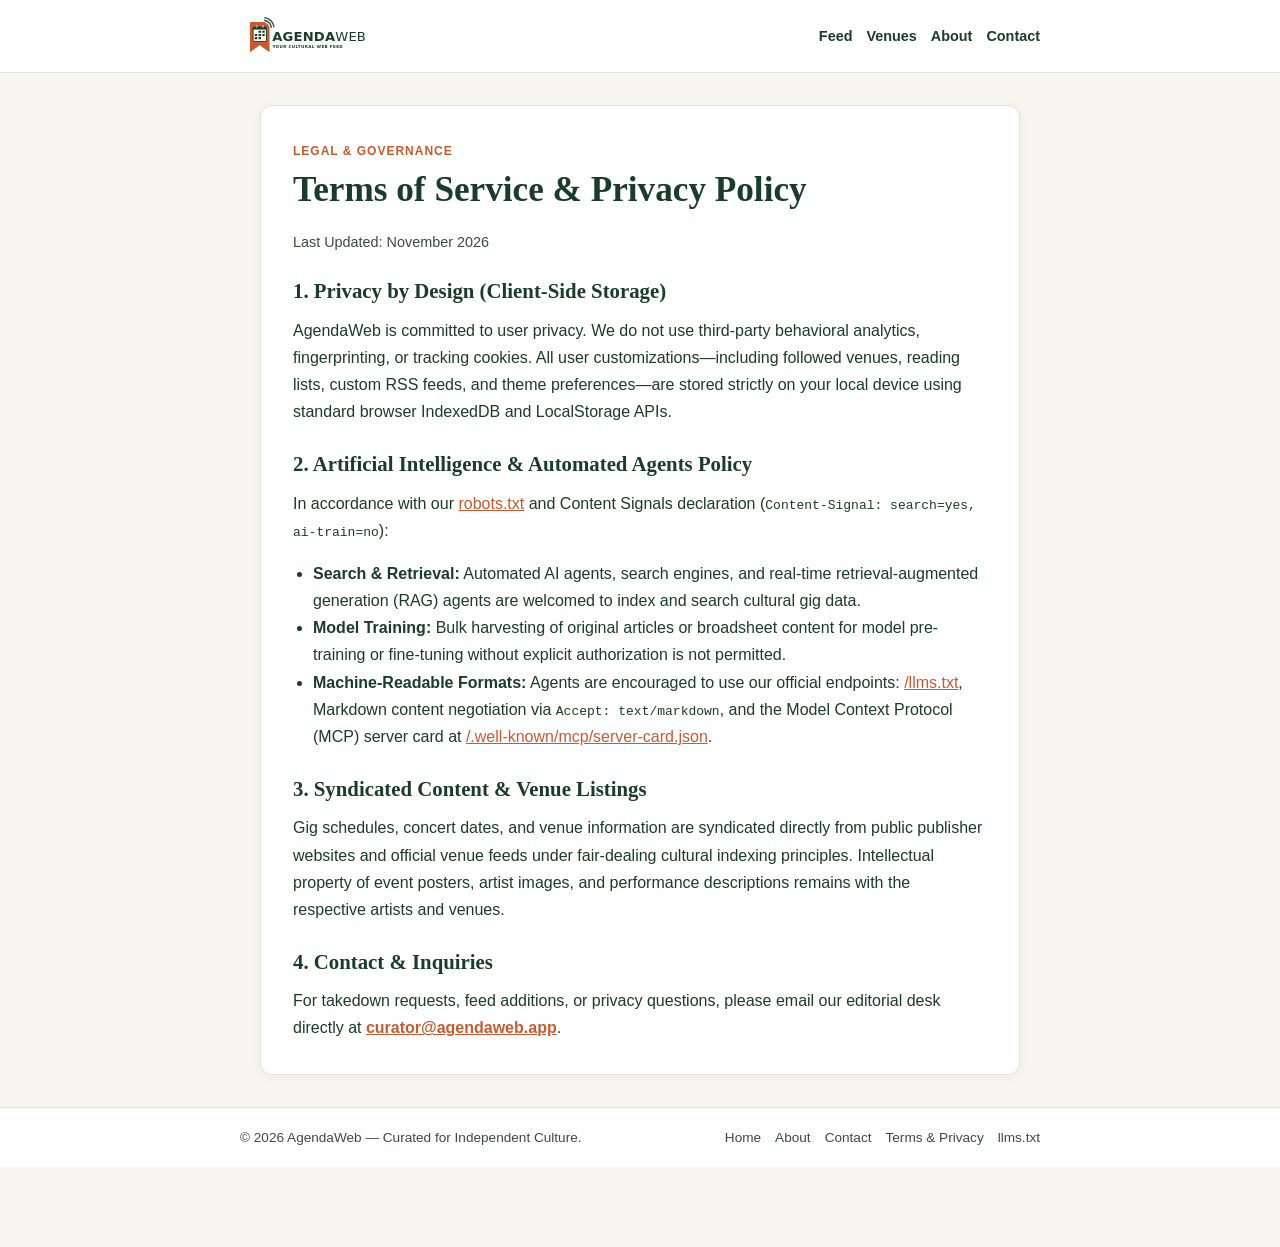
<file: Application/terms.html>
<!DOCTYPE html>
<html lang="en">
<head>
  <meta charset="UTF-8">
  <meta name="viewport" content="width=device-width, initial-scale=1.0">
  <title>Terms & Privacy Policy — AgendaWeb</title>
  <meta name="description" content="Terms of service, content syndication licensing, AI crawler policy, and privacy commitments for AgendaWeb.">
  <link rel="canonical" href="https://agendaweb.app/terms.html">
  <link rel="icon" type="image/svg+xml" href="assets/icon.svg">
  <link rel="stylesheet" href="css/tokens.css?v=0.6.1">
  <link rel="stylesheet" href="css/style.css?v=0.6.1">
  <link rel="alternate" type="text/markdown" href="llms.txt" title="LLM Context Document">

  <!-- JSON-LD: WebPage -->
  <script type="application/ld+json">
  {
    "@context": "https://schema.org",
    "@type": "WebPage",
    "name": "Terms of Service and Privacy Policy",
    "url": "https://agendaweb.app/terms.html",
    "description": "Terms of service, AI agent usage policies, and client-side privacy commitments for AgendaWeb.",
    "publisher": {
      "@type": "Organization",
      "name": "AgendaWeb",
      "url": "https://agendaweb.app/",
      "email": "curator@agendaweb.app"
    }
  }
  </script>
</head>
<body style="background:var(--color-chalk); color:var(--color-nightfall); min-height:100vh; display:flex; flex-direction:column;">

  <!-- Header -->
  <header class="app-header" style="background:var(--color-white); border-bottom:1px solid var(--color-oat); padding:12px 20px;">
    <div style="max-width:800px; margin:0 auto; width:100%; display:flex; justify-content:space-between; align-items:center;">
      <a href="./" class="brand-link" aria-label="AgendaWeb Home">
        <img src="assets/logo.svg" alt="AgendaWeb Logo" width="130" height="42">
      </a>
      <nav style="display:flex; gap:14px; font-size:0.9rem; font-weight:600;">
        <a href="./" style="color:var(--color-nightfall); text-decoration:none;">Feed</a>
        <a href="venues/" style="color:var(--color-nightfall); text-decoration:none;">Venues</a>
        <a href="about.html" style="color:var(--color-nightfall); text-decoration:none;">About</a>
        <a href="contact.html" style="color:var(--color-nightfall); text-decoration:none;">Contact</a>
      </nav>
    </div>
  </header>

  <!-- Content Container -->
  <main style="max-width:800px; margin:32px auto; padding:0 20px; flex:1;">
    <article style="background:var(--color-white); border:1px solid var(--color-oat); border-radius:var(--radius-md); padding:32px; box-shadow:var(--shadow-card);">
      
      <span style="font-size:0.75rem; font-weight:700; color:var(--color-amber-rust); text-transform:uppercase; letter-spacing:1px;">Legal & Governance</span>
      <h1 style="font-family:var(--font-serif); font-size:2.2rem; margin:8px 0 20px; color:var(--color-nightfall); line-height:1.2;">
        Terms of Service & Privacy Policy
      </h1>

      <p style="font-size:0.9rem; color:var(--color-text-muted); margin-bottom:20px;">
        Last Updated: November 2026
      </p>

      <h2 style="font-family:var(--font-serif); font-size:1.3rem; margin:24px 0 10px; color:var(--color-nightfall);">1. Privacy by Design (Client-Side Storage)</h2>
      <p style="line-height:1.7; margin-bottom:16px;">
        AgendaWeb is committed to user privacy. We do not use third-party behavioral analytics, fingerprinting, or tracking cookies. All user customizations—including followed venues, reading lists, custom RSS feeds, and theme preferences—are stored strictly on your local device using standard browser IndexedDB and LocalStorage APIs.
      </p>

      <h2 style="font-family:var(--font-serif); font-size:1.3rem; margin:24px 0 10px; color:var(--color-nightfall);">2. Artificial Intelligence & Automated Agents Policy</h2>
      <p style="line-height:1.7; margin-bottom:16px;">
        In accordance with our <a href="robots.txt" style="color:var(--color-amber-rust);">robots.txt</a> and Content Signals declaration (<code>Content-Signal: search=yes, ai-train=no</code>):
      </p>
      <ul style="line-height:1.7; margin-left:20px; margin-bottom:16px;">
        <li><strong>Search & Retrieval:</strong> Automated AI agents, search engines, and real-time retrieval-augmented generation (RAG) agents are welcomed to index and search cultural gig data.</li>
        <li><strong>Model Training:</strong> Bulk harvesting of original articles or broadsheet content for model pre-training or fine-tuning without explicit authorization is not permitted.</li>
        <li><strong>Machine-Readable Formats:</strong> Agents are encouraged to use our official endpoints: <a href="llms.txt" style="color:var(--color-amber-rust);">/llms.txt</a>, Markdown content negotiation via <code>Accept: text/markdown</code>, and the Model Context Protocol (MCP) server card at <a href="/.well-known/mcp/server-card.json" style="color:var(--color-amber-rust);">/.well-known/mcp/server-card.json</a>.</li>
      </ul>

      <h2 style="font-family:var(--font-serif); font-size:1.3rem; margin:24px 0 10px; color:var(--color-nightfall);">3. Syndicated Content & Venue Listings</h2>
      <p style="line-height:1.7; margin-bottom:16px;">
        Gig schedules, concert dates, and venue information are syndicated directly from public publisher websites and official venue feeds under fair-dealing cultural indexing principles. Intellectual property of event posters, artist images, and performance descriptions remains with the respective artists and venues.
      </p>

      <h2 style="font-family:var(--font-serif); font-size:1.3rem; margin:24px 0 10px; color:var(--color-nightfall);">4. Contact & Inquiries</h2>
      <p style="line-height:1.7;">
        For takedown requests, feed additions, or privacy questions, please email our editorial desk directly at <a href="mailto:curator@agendaweb.app" style="color:var(--color-amber-rust); font-weight:600;">curator@agendaweb.app</a>.
      </p>

    </article>
  </main>

  <!-- Footer -->
  <footer style="background:var(--color-white); border-top:1px solid var(--color-oat); padding:20px; font-size:0.85rem; color:var(--color-text-muted); text-align:center;">
    <div style="max-width:800px; margin:0 auto; display:flex; justify-content:space-between; align-items:center; flex-wrap:wrap; gap:10px;">
      <div>&copy; 2026 AgendaWeb — Curated for Independent Culture.</div>
      <div style="display:flex; gap:14px;">
        <a href="./" style="color:inherit; text-decoration:none;">Home</a>
        <a href="about.html" style="color:inherit; text-decoration:none;">About</a>
        <a href="contact.html" style="color:inherit; text-decoration:none;">Contact</a>
        <a href="terms.html" style="color:inherit; text-decoration:none;">Terms & Privacy</a>
        <a href="llms.txt" style="color:inherit; text-decoration:none;">llms.txt</a>
      </div>
    </div>
  </footer>

</body>
</html>
</file>
<file: Application/css/tokens.css>
/**
 * AgendaWeb Design Tokens
 * Defined in Docs/Brand_Guidelines.md with Modern Dark Mode (Nightfall) support
 */

:root {
  /* Brand Palette Tokens */
  --color-amber-rust: #C85A32;
  --color-amber-rust-hover: #B24E2A;
  --color-sage-green: #4A5D4E;
  --color-nightfall:  #1B3B2B;
  --color-racing-green: #1B3B2B; /* Brand forest racing green */
  --color-chalk:      #F7F5F0;
  --color-oat:        #E6E2D8;
  --color-white:      #FFFFFF;
  --color-text-muted: #3D4A3F;   /* Enhanced WCAG AAA contrast */

  /* Semantic UI Tokens (Light Theme Default) */
  --bg-page:          var(--color-chalk);
  --bg-surface:       var(--color-white);
  --bg-surface-tonal: rgba(27, 59, 43, 0.06);
  --bg-surface-elevated: #FFFFFF;
  --text-primary:     var(--color-nightfall);
  --text-secondary:   var(--color-text-muted);
  --border-subtle:    var(--color-oat);
  --border-strong:    rgba(27, 59, 43, 0.22);
  --accent:           var(--color-amber-rust);
  --accent-contrast:  #FFFFFF;

  /* Typography */
  --font-serif: 'Playfair Display', 'Newsreader', Georgia, serif;
  --font-sans:  'Inter', 'Plus Jakarta Sans', -apple-system, BlinkMacSystemFont, "Segoe UI", Roboto, sans-serif;

  /* Shadows & Radii */
  --radius-sm: 6px;
  --radius-md: 12px;
  --radius-lg: 16px;
  --radius-pill: 9999px;
  --shadow-card: 0 2px 8px rgba(27, 59, 43, 0.05);
  --shadow-hover: 0 6px 18px rgba(27, 59, 43, 0.10);
  --shadow-modal: 0 16px 36px rgba(10, 25, 18, 0.22);

  /* Layout */
  --max-content-width: 680px;
  --max-desktop-width: 1200px;
}

/* Native Dark Theme / Nightfall Mode */
@media (prefers-color-scheme: dark) {
  :root:not([data-theme="light"]) {
    --bg-page:          #0C1611;
    --bg-surface:       #13221A;
    --bg-surface-tonal: rgba(255, 255, 255, 0.06);
    --bg-surface-elevated: #1A2D23;
    --text-primary:     #F3EFE6;
    --text-secondary:   #A2B2A8;
    --border-subtle:    #22372C;
    --border-strong:    #355243;
    --color-nightfall:  #F3EFE6;
    --color-racing-green: #68A57D;
    --color-chalk:      #0C1611;
    --color-white:      #13221A;
    --color-oat:        #22372C;
    --color-amber-rust: #DF6F45;
    --color-text-muted: #A2B2A8;
    --shadow-card: 0 2px 8px rgba(0, 0, 0, 0.35);
    --shadow-hover: 0 6px 20px rgba(0, 0, 0, 0.50);
  }
}

/* Explicit User Dark Theme Override */
:root[data-theme="dark"] {
  --bg-page:          #0C1611;
  --bg-surface:       #13221A;
  --bg-surface-tonal: rgba(255, 255, 255, 0.06);
  --bg-surface-elevated: #1A2D23;
  --text-primary:     #F3EFE6;
  --text-secondary:   #A2B2A8;
  --border-subtle:    #22372C;
  --border-strong:    #355243;
  --color-nightfall:  #F3EFE6;
  --color-racing-green: #68A57D;
  --color-chalk:      #0C1611;
  --color-white:      #13221A;
  --color-oat:        #22372C;
  --color-amber-rust: #DF6F45;
  --color-text-muted: #A2B2A8;
  --shadow-card: 0 2px 8px rgba(0, 0, 0, 0.35);
  --shadow-hover: 0 6px 20px rgba(0, 0, 0, 0.50);
}

/* Explicit User Light Theme Override */
:root[data-theme="light"] {
  --bg-page:          var(--color-chalk);
  --bg-surface:       var(--color-white);
  --bg-surface-tonal: rgba(27, 59, 43, 0.06);
  --bg-surface-elevated: #FFFFFF;
  --text-primary:     #1B3B2B;
  --text-secondary:   #3D4A3F;
  --border-subtle:    #E6E2D8;
  --border-strong:    rgba(27, 59, 43, 0.22);
  --color-nightfall:  #1B3B2B;
  --color-racing-green: #1B3B2B;
  --color-chalk:      #F7F5F0;
  --color-white:      #FFFFFF;
  --color-oat:        #E6E2D8;
  --color-amber-rust: #C85A32;
  --color-text-muted: #3D4A3F;
}
</file>
<file: Application/css/style.css>
/* CSS Reset & Base */
* {
  box-sizing: border-box;
  margin: 0;
  padding: 0;
}

body {
  background-color: var(--bg-page);
  color: var(--text-primary);
  font-family: var(--font-sans);
  line-height: 1.45;
  padding-bottom: 80px;
  -webkit-font-smoothing: antialiased;
  transition: background-color 0.2s ease, color 0.2s ease;
}

/* Header */
header, .app-header {
  background: var(--bg-surface);
  border-bottom: 1px solid var(--border-subtle);
  padding: 10px 24px;
  position: sticky;
  top: 0;
  z-index: 100;
  display: flex;
  align-items: center;
  justify-content: space-between;
  gap: 16px;
}

.header-left {
  display: flex;
  align-items: center;
  flex: 1;
}

.header-center {
  display: flex;
  justify-content: center;
  align-items: center;
  flex: 2;
}

.header-right {
  display: flex;
  align-items: center;
  justify-content: flex-end;
  flex: 1;
  gap: 8px;
}

.brand {
  display: flex;
  align-items: center;
  text-decoration: none;
}

.brand img {
  height: 52px;
  width: auto;
  display: block;
  transition: height 0.2s ease;
}

@media (min-width: 768px) {
  header, .app-header {
    padding: 12px 32px;
  }
  .brand img {
    height: 64px;
  }
}

@media (min-width: 1024px) {
  header, .app-header {
    padding: 14px 40px;
  }
  .brand img {
    height: 72px;
  }
}

/* Material 3 Centered City Selector Pill */
.m3-city-pill {
  background: rgba(27, 59, 43, 0.08); /* Tonal surface container */
  border: 1px solid rgba(27, 59, 43, 0.16);
  border-radius: 9999px;
  padding: 7px 18px;
  font-size: 0.88rem;
  font-weight: 600;
  color: var(--color-nightfall);
  cursor: pointer;
  display: inline-flex;
  align-items: center;
  gap: 8px;
  transition: all 0.2s cubic-bezier(0.2, 0, 0, 1);
  box-shadow: 0 1px 3px rgba(0, 0, 0, 0.03);
}

.m3-city-pill:hover {
  background: rgba(27, 59, 43, 0.14);
  border-color: var(--color-racing-green);
  transform: translateY(-1px);
  box-shadow: 0 3px 8px rgba(0, 0, 0, 0.07);
}

.m3-city-pill .m3-icon {
  color: var(--color-racing-green);
  flex-shrink: 0;
}

.m3-city-pill .m3-city-text {
  letter-spacing: 0.2px;
  white-space: nowrap;
}

.m3-city-pill .m3-arrow {
  color: var(--color-text-muted);
  transition: transform 0.2s ease;
}

.m3-city-pill:hover .m3-arrow {
  color: var(--color-nightfall);
}

/* Material 3 Action Buttons */
.m3-icon-btn {
  background: transparent;
  border: 1px solid transparent;
  padding: 7px 12px;
  border-radius: 9999px;
  cursor: pointer;
  font-size: 0.82rem;
  font-weight: 600;
  color: var(--color-nightfall);
  display: inline-flex;
  align-items: center;
  gap: 6px;
  transition: all 0.15s ease;
}

.m3-icon-btn:hover {
  background: rgba(0, 0, 0, 0.05);
  border-color: var(--color-oat);
}

.m3-icon-btn .m3-icon {
  color: var(--color-nightfall);
}

.m3-icon-btn.is-active {
  background: rgba(27, 59, 43, 0.12);
  color: var(--color-racing-green);
  border-color: rgba(27, 59, 43, 0.28);
}

.m3-icon-btn.is-active .m3-icon {
  color: var(--color-racing-green);
}

.header-actions {
  display: flex;
  align-items: center;
  gap: 6px;
}

/* Mobile Header Adjustment */
@media (max-width: 640px) {
  header, .app-header {
    flex-wrap: nowrap;
    padding: 10px 14px;
    gap: 8px;
  }
  .header-left {
    order: 1;
    flex: 1;
  }
  .header-right {
    order: 2;
    flex: auto;
    justify-content: flex-end;
  }
  .m3-icon-btn .btn-text {
    display: none;
  }
}

/* Location Mini Popup */
.location-popover-wrap {
  position: relative;
  display: inline-flex;
}

.location-mini-popup {
  position: absolute;
  top: calc(100% + 8px);
  right: 0;
  background: var(--bg-surface);
  border: 1px solid var(--border-subtle);
  border-radius: var(--radius-sm);
  box-shadow: 0 4px 16px rgba(0, 0, 0, 0.14);
  padding: 4px;
  z-index: 1000;
  min-width: 120px;
}

.location-mini-item {
  display: flex;
  align-items: center;
  gap: 8px;
  padding: 8px 12px;
  font-size: 0.85rem;
  font-weight: 600;
  color: var(--text-secondary);
  border-radius: var(--radius-sm);
  background: var(--bg-surface-tonal);
  cursor: default;
  user-select: none;
  white-space: nowrap;
}

.location-mini-item svg {
  flex-shrink: 0;
  color: var(--color-racing-green);
}

/* Drag and Drop Reordering for M3 Tabs */
.m3-tab-btn[draggable="true"] {
  cursor: grab;
  user-select: none;
  -webkit-user-select: none;
  transition: transform 0.15s ease, opacity 0.15s ease, border-color 0.15s ease;
}

.m3-tab-btn.is-dragging {
  opacity: 0.45;
  cursor: grabbing;
  transform: scale(0.95);
  background: var(--bg-surface-tonal) !important;
}

.m3-tab-btn.drag-over-left {
  box-shadow: -3px 0 0 0 var(--color-amber-rust) inset !important;
}

.m3-tab-btn.drag-over-right {
  box-shadow: 3px 0 0 0 var(--color-amber-rust) inset !important;
}

/* Material 3 Channels Navigation Tabs */
.m3-tabs, .tabs {
  display: flex;
  justify-content: flex-start !important;
  align-items: center;
  gap: 8px;
  padding: 0 14px;
  background: var(--color-white);
  border-bottom: 1px solid var(--color-oat);
  overflow-x: auto;
  overflow-y: hidden;
  scrollbar-width: none;
  -webkit-overflow-scrolling: touch;
  overscroll-behavior-x: contain;
}
.m3-tabs::-webkit-scrollbar, .tabs::-webkit-scrollbar { display: none; }
.m3-tabs::after, .tabs::after {
  content: '';
  flex: 0 0 14px;
}

.m3-tab-btn, .tab-btn {
  background: transparent;
  border: none;
  border-bottom: 3px solid transparent;
  padding: 12px 14px;
  font-size: 0.9rem;
  font-weight: 600;
  color: var(--color-text-muted);
  white-space: nowrap;
  cursor: pointer;
  display: inline-flex;
  align-items: center;
  gap: 7px;
  transition: all 0.2s ease;
  border-radius: 0;
  flex-shrink: 0;
}

.m3-tab-btn .tab-icon, .tab-btn .tab-icon {
  color: var(--color-text-muted);
  transition: color 0.2s ease;
}

.m3-tab-btn:hover, .tab-btn:hover {
  color: var(--color-nightfall);
  background: rgba(0, 0, 0, 0.02);
  border-color: transparent;
}
.m3-tab-btn:hover .tab-icon, .tab-btn:hover .tab-icon {
  color: var(--color-nightfall);
}

.m3-tab-btn.active, .tab-btn.active {
  color: var(--color-racing-green);
  border-bottom: 3px solid var(--color-racing-green);
  background: transparent;
  font-weight: 700;
}
.m3-tab-btn.active .tab-icon, .tab-btn.active .tab-icon {
  color: var(--color-racing-green);
}

/* Material 3 Audience Filter Chips */
.m3-chip-bar, .audience-filter-bar {
  display: flex;
  justify-content: safe center;
  align-items: center;
  gap: 8px;
  padding: 10px 16px;
  background: var(--color-chalk);
  border-bottom: 1px solid var(--color-oat);
  overflow-x: auto;
  overflow-y: hidden;
  scrollbar-width: none;
  -webkit-overflow-scrolling: touch;
  overscroll-behavior-x: contain;
  box-sizing: border-box;
}
.m3-chip-bar::-webkit-scrollbar, .audience-filter-bar::-webkit-scrollbar { display: none; }

.m3-chip, .audience-btn {
  background: var(--color-white);
  border: 1px solid var(--color-oat);
  border-radius: 9999px;
  padding: 7px 14px;
  font-size: 0.82rem;
  font-weight: 600;
  color: var(--color-nightfall);
  cursor: pointer;
  white-space: nowrap;
  display: inline-flex;
  align-items: center;
  gap: 7px;
  transition: all 0.2s ease;
  box-shadow: 0 1px 2px rgba(0, 0, 0, 0.03);
  flex-shrink: 0;
}

.m3-chip .chip-icon, .audience-btn .chip-icon {
  color: var(--color-text-muted);
  transition: color 0.2s ease;
}

.m3-chip:hover, .audience-btn:hover {
  background: #fdfdfd;
  border-color: var(--color-sage-green);
  box-shadow: 0 2px 6px rgba(0, 0, 0, 0.06);
}
.m3-chip:hover .chip-icon, .audience-btn:hover .chip-icon {
  color: var(--color-nightfall);
}

.m3-chip.active, .audience-btn.active {
  background: #E8F5E9; /* Material 3 Tonal Green Container */
  border-color: #81C784;
  color: #1B5E20;
  font-weight: 700;
}
.m3-chip.active .chip-icon, .audience-btn.active .chip-icon {
  color: #1B5E20;
}

.m3-chip.chip-kids.active, .audience-btn.audience-kids.active {
  background: #FFF3E0; /* Material 3 Warm Amber Container */
  border-color: #FFB74D;
  color: #E65100;
}
.m3-chip.chip-kids.active .chip-icon, .audience-btn.audience-kids.active .chip-icon {
  color: #E65100;
}

/* Material 3 Search Bar */
.m3-search-bar-wrap, .search-filter-bar {
  max-width: var(--max-content-width);
  margin: 14px auto 10px auto;
  padding: 0 16px;
  box-sizing: border-box;
}

.m3-search-bar, .search-input-wrap {
  display: flex;
  align-items: center;
  background: var(--color-white);
  border: 1px solid var(--color-oat);
  border-radius: 9999px;
  padding: 8px 18px;
  box-shadow: 0 1px 4px rgba(0, 0, 0, 0.03);
  transition: all 0.2s ease;
  gap: 10px;
}

.m3-search-bar:focus-within, .search-input-wrap:focus-within {
  border-color: var(--color-racing-green);
  box-shadow: 0 2px 10px rgba(27, 59, 43, 0.12);
}

.m3-search-bar .search-icon, .search-input-wrap .search-icon {
  color: var(--color-text-muted);
  flex-shrink: 0;
}

.m3-search-input, .feed-search-input {
  border: none;
  background: transparent;
  width: 100%;
  font-size: 0.9rem;
  color: var(--color-nightfall);
  outline: none;
  font-family: inherit;
}

/* Sub-filter Bar (Dynamic Categories & Feeds) */
.sub-filter {
  display: flex;
  justify-content: center;
  align-items: center;
  flex-wrap: wrap;
  gap: 8px;
  max-width: var(--max-content-width);
  margin: 6px auto 14px auto;
  padding: 4px 16px;
  box-sizing: border-box;
  font-size: 0.82rem;
  scrollbar-width: none;
}
.sub-filter::-webkit-scrollbar { display: none; }

.filter-pill {
  background: var(--color-white);
  border: 1px solid var(--color-oat);
  padding: 6px 14px;
  color: var(--color-nightfall);
  opacity: 0.85;
  cursor: pointer;
  font-weight: 600;
  border-radius: 9999px;
  font-size: 0.82rem;
  white-space: nowrap;
  transition: all 0.15s ease;
  flex-shrink: 0;
}

.filter-pill:hover {
  opacity: 1;
  background: rgba(27, 59, 43, 0.05);
}

.filter-pill.active {
  opacity: 1;
  font-weight: 700;
  color: var(--color-amber-rust);
  background: rgba(200, 90, 50, 0.08);
  border-bottom: 2px solid var(--color-amber-rust);
}

.filter-pill.more-pill {
  border: 1px dashed var(--color-oat);
  background: rgba(0, 0, 0, 0.02);
  display: inline-flex;
  align-items: center;
  gap: 4px;
}

.filter-pill.more-pill:hover {
  border-color: var(--color-sage-green);
  background: rgba(27, 59, 43, 0.06);
}

@media (min-width: 900px) {
  .m3-tabs, .tabs {
    justify-content: safe center;
  }
  .m3-chip-bar, .audience-filter-bar {
    justify-content: safe center;
  }
  .sub-filter {
    justify-content: center;
  }
}

/* Feed Container (Responsive Broadsheet Grid) */
.feed-container {
  max-width: var(--max-content-width);
  margin: 16px auto;
  padding: 0 16px;
  box-sizing: border-box;
}

@media (min-width: 1024px) {
  .feed-container {
    max-width: var(--max-desktop-width);
    display: grid;
    grid-template-columns: repeat(auto-fill, minmax(460px, 1fr));
    gap: 20px;
    align-items: stretch;
  }
  .feed-container > .state-message,
  .feed-container > .following-header {
    grid-column: 1 / -1;
  }
  .feed-container > .card {
    margin-bottom: 0;
    display: flex;
    flex-direction: column;
  }
  .feed-container > .card .card-summary {
    flex: 1;
  }
}

/* Cards with Responsive Image & Aspect Ratio Support (Zero CLS) */
.card {
  background: var(--bg-surface);
  border: 1px solid var(--border-subtle);
  border-radius: var(--radius-md);
  padding: 18px;
  margin-bottom: 16px;
  box-shadow: var(--shadow-card);
  transition: transform 0.15s ease, box-shadow 0.15s ease, border-color 0.15s ease;
  overflow: hidden;
}

.card:hover {
  box-shadow: var(--shadow-hover);
  border-color: var(--border-strong);
}

.card-image-wrapper {
  margin: -18px -18px 14px -18px;
  background: var(--bg-surface-tonal);
  overflow: hidden;
  aspect-ratio: 16 / 9;
  width: calc(100% + 36px);
  position: relative;
}

.card-image {
  width: 100%;
  height: 100%;
  object-fit: cover;
  display: block;
  transition: transform 0.25s ease;
}

.card:hover .card-image {
  transform: scale(1.02);
}

/* Card Header with Editorial Date Tile */
.card-header-row {
  display: flex;
  align-items: flex-start;
  gap: 12px;
  margin-bottom: 8px;
}

.card-date-tile {
  background: var(--bg-surface-tonal);
  border: 1px solid var(--border-subtle);
  border-radius: var(--radius-sm);
  padding: 6px 10px;
  text-align: center;
  min-width: 52px;
  flex-shrink: 0;
  display: flex;
  flex-direction: column;
  align-items: center;
  justify-content: center;
  line-height: 1.1;
}

.card-date-tile .date-month {
  font-size: 0.68rem;
  font-weight: 800;
  color: var(--color-amber-rust);
  text-transform: uppercase;
  letter-spacing: 0.5px;
}

.card-date-tile .date-day {
  font-size: 1.25rem;
  font-weight: 800;
  font-family: var(--font-serif);
  color: var(--text-primary);
  margin-top: 2px;
}

.card-date-tile .date-dayname {
  font-size: 0.62rem;
  color: var(--text-secondary);
  text-transform: uppercase;
  font-weight: 600;
  margin-top: 2px;
}

.card-header-content {
  flex: 1;
  min-width: 0;
}

.card-meta {
  font-size: 0.75rem;
  font-weight: 700;
  color: var(--color-amber-rust);
  text-transform: uppercase;
  letter-spacing: 0.5px;
  display: flex;
  align-items: center;
  justify-content: space-between;
  gap: 8px;
  margin-bottom: 4px;
}

.card-meta-left {
  display: flex;
  align-items: center;
  gap: 6px;
  flex-wrap: wrap;
}

.card-meta-source {
  color: var(--color-sage-green);
}

.badge-distance {
  display: inline-flex;
  align-items: center;
  gap: 3px;
  background: rgba(200, 90, 50, 0.10);
  color: var(--color-amber-rust);
  border-radius: 9999px;
  padding: 2px 7px;
  font-size: 0.72rem;
  font-weight: 700;
}

/* Circle Check Mark Button */
.card-check-btn {
  background: transparent;
  border: none;
  padding: 3px;
  cursor: pointer;
  display: inline-flex;
  align-items: center;
  justify-content: center;
  border-radius: 50%;
  color: var(--color-text-muted);
  transition: transform 0.15s ease, color 0.15s ease, background 0.15s ease;
  line-height: 1;
}

.card-check-btn svg {
  width: 20px;
  height: 20px;
}

.card-check-btn:hover {
  transform: scale(1.15);
  color: var(--color-nightfall);
  background: var(--color-chalk);
}

.card-check-btn.is-read {
  color: #2E7D32;
}

.card-check-btn.is-read:hover {
  color: var(--color-nightfall);
}

.card.is-read {
  opacity: 0.88;
}

.card.is-read .card-title {
  color: #3b5042;
}

/* Hide seen cards when toggle is active */
body.hide-seen-active .card.is-read {
  display: none !important;
}

.card-title {
  font-family: var(--font-serif);
  font-size: 1.18rem;
  font-weight: 700;
  margin: 3px 0 6px 0;
  color: var(--text-primary);
  line-height: 1.35;
}

.card-title a {
  color: inherit;
  text-decoration: none;
}
.card-title a:hover {
  text-decoration: underline;
}

.card-summary {
  font-size: 0.88rem;
  color: var(--text-secondary);
  margin-bottom: 12px;
  line-height: 1.45;
}

.card-location {
  font-size: 0.82rem;
  color: var(--text-secondary);
  margin-bottom: 12px;
  display: flex;
  align-items: center;
  gap: 4px;
}

.card-actions {
  display: flex;
  align-items: center;
  justify-content: space-between;
  flex-wrap: wrap;
  gap: 8px;
  margin-top: auto;
  padding-top: 12px;
  border-top: 1px dashed var(--border-subtle);
}

.card-actions-left {
  display: flex;
  align-items: center;
  flex-wrap: wrap;
  gap: 8px;
}

.card-actions-right {
  display: flex;
  align-items: center;
  gap: 6px;
  margin-left: auto;
}

.btn-icon-action {
  background: transparent;
  border: 1px solid var(--border-subtle);
  color: var(--text-primary);
  width: 32px;
  height: 32px;
  border-radius: var(--radius-sm);
  display: inline-flex;
  align-items: center;
  justify-content: center;
  cursor: pointer;
  transition: all 0.15s ease;
  padding: 0;
}

.btn-icon-action:hover {
  background: var(--bg-surface-tonal);
  border-color: var(--color-racing-green);
  color: var(--color-racing-green);
}

/* Follow Button with RSS Icon */
.btn-follow {
  background: transparent;
  border: 1px solid var(--color-oat);
  color: var(--color-nightfall);
  padding: 6px 11px;
  font-size: 0.78rem;
  font-weight: 600;
  border-radius: var(--radius-sm);
  display: inline-flex;
  align-items: center;
  gap: 5px;
  cursor: pointer;
  transition: all 0.15s ease;
}

.btn-follow:hover {
  border-color: var(--color-sage-green);
  color: var(--color-sage-green);
}

.btn-follow.is-following {
  background: var(--color-nightfall);
  color: var(--color-chalk);
  border-color: var(--color-nightfall);
}

.btn-follow .rss-icon {
  width: 14px;
  height: 14px;
}

.btn-follow.is-following .rss-icon {
  color: var(--color-amber-rust);
}

/* Following Channel Header & Chips */
.following-header {
  background: var(--color-chalk);
  border: 1px solid var(--color-oat);
  border-radius: var(--radius-sm);
  padding: 10px 14px;
  margin-bottom: 14px;
  display: flex;
  flex-wrap: wrap;
  align-items: center;
  gap: 8px;
  font-size: 0.82rem;
}

.following-header-label {
  font-weight: 700;
  color: var(--color-nightfall);
  margin-right: 4px;
}

.following-chip {
  background: var(--color-white);
  border: 1px solid var(--color-oat);
  border-radius: 12px;
  padding: 3px 10px;
  display: inline-flex;
  align-items: center;
  gap: 6px;
  font-weight: 600;
  color: var(--color-nightfall);
  font-size: 0.75rem;
}

.following-chip-remove {
  background: none;
  border: none;
  cursor: pointer;
  color: var(--color-text-muted);
  font-size: 0.82rem;
  padding: 0;
  line-height: 1;
}

.following-chip-remove:hover {
  color: var(--color-amber-rust);
}

/* Grouped Venue Feeds */
.venue-group {
  margin-bottom: 26px;
  background: var(--color-white);
  border: 1px solid var(--color-oat);
  border-radius: var(--radius-md);
  overflow: hidden;
  box-shadow: 0 2px 6px rgba(0, 0, 0, 0.04);
}

.venue-group-header {
  display: flex;
  justify-content: space-between;
  align-items: center;
  flex-wrap: wrap;
  gap: 10px;
  padding: 12px 18px;
  background: #fbfaf6;
  border-bottom: 1px solid var(--color-oat);
  border-left: 5px solid var(--color-racing-green);
}

.venue-group-title-wrap {
  display: flex;
  flex-direction: column;
  gap: 2px;
}

.venue-group-title {
  font-family: var(--font-serif);
  font-size: 1.18rem;
  color: var(--color-nightfall);
  margin: 0;
  display: flex;
  align-items: center;
  gap: 6px;
}

.venue-group-address {
  font-size: 0.8rem;
  color: var(--color-text-muted);
}

.venue-group-meta {
  display: flex;
  align-items: center;
  gap: 8px;
  flex-wrap: wrap;
}

.venue-group-count {
  font-size: 0.75rem;
  font-weight: 700;
  text-transform: uppercase;
  color: var(--color-nightfall);
  background: var(--color-chalk);
  padding: 3px 8px;
  border-radius: 4px;
  border: 1px solid var(--color-oat);
}

.badge-rss-pill {
  font-size: 0.72rem;
  font-weight: 700;
  background: #e8f5e9;
  color: #2e7d32;
  padding: 3px 8px;
  border-radius: 12px;
  border: 1px solid #c8e6c9;
  display: inline-flex;
  align-items: center;
  gap: 4px;
}

.venue-group-cards {
  padding: 14px 16px 4px 16px;
}

.venue-group-cards .card {
  margin-bottom: 14px;
}

.venue-empty-notice {
  padding: 18px;
  font-style: italic;
  font-size: 0.85rem;
  color: var(--color-text-muted);
  text-align: center;
}

/* Material 3 Buttons */
.btn {
  padding: 6px 14px;
  font-size: 0.8rem;
  font-weight: 600;
  border-radius: 9999px;
  text-decoration: none;
  cursor: pointer;
  display: inline-flex;
  align-items: center;
  gap: 6px;
  transition: all 0.15s ease;
  line-height: 1.4;
}

.btn:hover {
  opacity: 0.95;
  transform: translateY(-1px);
}

.btn svg {
  flex-shrink: 0;
}

/* Full Text Broadsheet Reader Modal */
.reader-modal-content {
  background: var(--color-white);
  border-radius: var(--radius-md);
  max-width: 720px;
  width: 100%;
  max-height: 88vh;
  overflow-y: auto;
  padding: 32px;
  box-shadow: 0 12px 40px rgba(27, 59, 43, 0.25);
}

.reader-header {
  border-bottom: 1px solid var(--color-oat);
  padding-bottom: 16px;
  margin-bottom: 20px;
}

.reader-meta {
  font-size: 0.92rem;
  font-weight: 700;
  color: var(--color-amber-rust);
  text-transform: uppercase;
  margin-bottom: 10px;
  display: flex;
  justify-content: space-between;
  align-items: center;
}

.reader-title {
  font-family: var(--font-serif);
  font-size: 1.9rem;
  line-height: 1.3;
  color: var(--color-nightfall);
  margin-bottom: 16px;
}

.reader-image {
  width: 100%;
  max-height: 340px;
  object-fit: cover;
  border-radius: var(--radius-sm);
  margin-bottom: 20px;
}

.reader-body {
  font-size: 1.15rem;
  line-height: 1.75;
  color: #2b3a30;
}

.reader-body p {
  margin-bottom: 18px;
}

.reader-body img {
  max-width: 100%;
  height: auto;
  border-radius: var(--radius-sm);
  margin: 14px 0;
}

/* Event Details Highlight in Reader */
.event-reader-highlight {
  background: var(--color-warm-cream);
  border: 1px solid var(--color-oat);
  border-radius: var(--radius-sm);
  padding: 14px 18px;
  margin-bottom: 22px;
  display: flex;
  flex-direction: column;
  gap: 8px;
}

.event-reader-item {
  font-size: 0.92rem;
  color: var(--color-nightfall);
  line-height: 1.4;
}

.event-reader-item strong {
  color: var(--color-racing-green);
  font-weight: 700;
  display: inline-block;
  min-width: 80px;
}

.event-reader-content {
  font-size: 1.15rem;
  line-height: 1.75;
  color: #2b3a30;
}

.event-reader-content p {
  margin-bottom: 16px;
}

.reader-actions {
  margin-top: 26px;
  padding-top: 20px;
  border-top: 1px dashed var(--color-oat);
  display: flex;
  justify-content: space-between;
  align-items: center;
  flex-wrap: wrap;
  gap: 12px;
}

/* Help & Suggestion Styles */
.help-section {
  margin-bottom: 20px;
  padding-bottom: 16px;
  border-bottom: 1px solid var(--color-oat);
}

.help-title {
  font-size: 1.15rem;
  font-weight: 700;
  color: var(--color-nightfall);
  margin-bottom: 8px;
}

.help-text {
  font-size: 0.98rem;
  color: var(--color-text-muted);
  line-height: 1.6;
  margin-bottom: 14px;
}

.version-pill {
  display: inline-block;
  background: var(--color-chalk);
  border: 1px solid var(--color-oat);
  padding: 4px 12px;
  border-radius: 12px;
  font-weight: 700;
  font-size: 0.9rem;
  color: var(--color-sage-green);
}

/* Help Modal Developer Footer */
.help-developer-footer {
  margin-top: 24px;
  padding-top: 18px;
  border-top: 1px solid var(--color-oat);
  display: flex;
  flex-direction: column;
  align-items: center;
  justify-content: center;
  gap: 8px;
  text-align: center;
}

.help-developer-label {
  font-size: 0.78rem;
  letter-spacing: 0.5px;
  color: var(--color-text-muted);
  font-weight: 600;
}

.help-developer-label strong {
  color: var(--color-nightfall);
  font-weight: 700;
}

.help-developer-logo {
  height: 34px;
  width: auto;
  display: block;
  transition: transform 0.2s ease, opacity 0.2s ease;
}

.help-developer-logo:hover {
  transform: scale(1.04);
}

.btn-primary {
  background: var(--color-nightfall);
  color: var(--color-white);
  border: none;
}

.btn-secondary {
  background: var(--color-amber-rust);
  color: var(--color-white);
  border: none;
}

.btn-secondary.starred {
  background: var(--color-sage-green);
}

.btn-outline {
  background: transparent;
  border: 1px solid var(--color-oat);
  color: var(--color-nightfall);
}

/* Empty State / Loading */
.state-message {
  text-align: center;
  padding: 40px 20px;
  color: var(--color-text-muted);
  font-size: 0.95rem;
}

/* Settings Drawer & Modal */
.modal-overlay {
  position: fixed;
  top: 0; left: 0; right: 0; bottom: 0;
  background: rgba(27, 59, 43, 0.4);
  display: none;
  align-items: center;
  justify-content: center;
  z-index: 1000;
}

#help-modal {
  z-index: 1100;
}

.modal-content {
  background: var(--color-white);
  border-radius: var(--radius-md);
  max-width: 520px;
  width: 92%;
  max-height: 88vh;
  overflow-y: auto;
  padding: 24px;
  box-shadow: 0 10px 25px rgba(0,0,0,0.15);
}

.modal-header {
  display: flex;
  justify-content: space-between;
  align-items: center;
  margin-bottom: 18px;
}

.modal-header h3 {
  font-size: 1.15rem;
  color: var(--color-nightfall);
}

.settings-section {
  margin-bottom: 24px;
  border-bottom: 1px solid var(--color-oat);
  padding-bottom: 22px;
}

.settings-section:last-child {
  border-bottom: none;
  margin-bottom: 0;
  padding-bottom: 0;
}

.settings-section-header {
  margin-bottom: 12px;
}

.settings-section-title {
  font-size: 0.92rem;
  font-weight: 700;
  color: var(--color-amber-rust);
  text-transform: uppercase;
  letter-spacing: 0.6px;
  margin-bottom: 4px;
}

.settings-section-desc {
  font-size: 0.8rem;
  color: var(--color-text-muted);
  line-height: 1.45;
  margin-bottom: 12px;
}

.setting-row {
  display: flex;
  align-items: center;
  justify-content: space-between;
  padding: 12px 14px;
  background: rgba(0, 0, 0, 0.015);
  border: 1px solid var(--color-oat);
  border-radius: 6px;
  margin-bottom: 8px;
  transition: background 0.15s ease;
}

.setting-row:hover {
  background: rgba(0, 0, 0, 0.03);
}

.setting-label h4 {
  font-size: 0.92rem;
  color: var(--color-nightfall);
  font-weight: 600;
  margin-bottom: 2px;
}

.setting-label p {
  font-size: 0.78rem;
  color: var(--color-text-muted);
  margin: 0;
}

/* Personal Feeds Manager */
.personal-feed-item {
  display: flex;
  justify-content: space-between;
  align-items: center;
  padding: 8px 0;
  border-bottom: 1px dashed var(--color-oat);
  font-size: 0.85rem;
}

.personal-feed-badge {
  font-size: 0.7rem;
  background: var(--color-chalk);
  padding: 2px 6px;
  border-radius: 4px;
  color: var(--color-sage-green);
  font-weight: 600;
}

/* Forms */
.form-group {
  margin-bottom: 12px;
}
.form-group label {
  display: block;
  font-size: 0.8rem;
  font-weight: 600;
  margin-bottom: 4px;
  color: var(--color-nightfall);
}
.form-control {
  width: 100%;
  padding: 8px 10px;
  border: 1px solid var(--color-oat);
  border-radius: var(--radius-sm);
  font-family: var(--font-sans);
  font-size: 0.85rem;
}

/* Accordion for Guides */
.guide-accordion {
  border: 1px solid var(--color-oat);
  border-radius: var(--radius-sm);
  margin-top: 8px;
  overflow: hidden;
}
.guide-summary {
  padding: 10px 14px;
  font-weight: 600;
  font-size: 0.85rem;
  color: var(--color-nightfall);
  cursor: pointer;
  background: var(--color-chalk);
}
.guide-body {
  padding: 14px;
  font-size: 0.82rem;
  line-height: 1.5;
  color: var(--color-text-muted);
  border-top: 1px solid var(--color-oat);
  background: var(--color-white);
}
.guide-code {
  background: #1B3B2B;
  color: #F7F5F0;
  padding: 10px;
  border-radius: 4px;
  font-family: monospace;
  font-size: 0.75rem;
  overflow-x: auto;
  margin: 8px 0;
  white-space: pre;
}

/* Data Portability Actions */
.portability-actions {
  display: flex;
  gap: 8px;
  flex-wrap: wrap;
  margin-top: 8px;
}

/* Feed Search Bar */
.search-filter-bar {
  max-width: 600px;
  margin: 12px auto 6px auto;
  padding: 0 16px;
}

.search-input-wrap {
  position: relative;
  width: 100%;
}

.feed-search-input {
  width: 100%;
  padding: 9px 14px;
  font-family: var(--font-sans);
  font-size: 0.85rem;
  background: var(--color-white);
  border: 1px solid var(--color-oat);
  border-radius: 20px;
  color: var(--color-nightfall);
  box-shadow: 0 1px 4px rgba(0, 0, 0, 0.03);
  transition: all 0.2s ease;
}

.feed-search-input:focus {
  outline: none;
  border-color: var(--color-racing-green);
  box-shadow: 0 0 0 3px rgba(27, 59, 43, 0.1);
}

/* Local Storage Metrics & Retention Styles */
.storage-metrics-box {
  background: #fbfaf6;
  border: 1px solid var(--color-oat);
  border-radius: var(--radius-sm);
  padding: 12px 14px;
  font-size: 0.82rem;
  margin-top: 10px;
  display: flex;
  flex-direction: column;
  gap: 6px;
}

.storage-metrics-row {
  display: flex;
  justify-content: space-between;
  align-items: center;
  color: var(--color-nightfall);
}

.storage-metrics-val {
  font-weight: 700;
  color: var(--color-racing-green);
}

.retention-radio-group {
  display: flex;
  flex-direction: column;
  gap: 8px;
  margin: 10px 0 14px 0;
}

.retention-radio-item {
  display: flex;
  align-items: flex-start;
  gap: 8px;
  font-size: 0.84rem;
  color: var(--color-nightfall);
  cursor: pointer;
}

.retention-radio-item input[type="radio"] {
  margin-top: 3px;
  accent-color: var(--color-racing-green);
}

.retention-pill-group {
  display: flex;
  gap: 6px;
  flex-wrap: wrap;
  margin: 8px 0 14px 0;
}

.retention-pill-btn {
  padding: 5px 10px;
  font-size: 0.78rem;
  font-weight: 600;
  border: 1px solid var(--color-oat);
  background: var(--color-white);
  border-radius: var(--radius-sm);
  cursor: pointer;
  color: var(--color-nightfall);
  transition: all 0.15s ease;
}

.retention-pill-btn.active {
  background: var(--color-nightfall);
  color: var(--color-white);
  border-color: var(--color-nightfall);
}

/* Header City Switcher */
.header-brand-wrap {
  display: flex;
  align-items: center;
  gap: 14px;
}

.city-selector-btn {
  background: var(--color-chalk);
  border: 1px solid var(--color-oat);
  border-radius: var(--radius-pill);
  padding: 6px 14px;
  font-size: 0.82rem;
  font-weight: 700;
  color: var(--color-nightfall);
  cursor: pointer;
  display: inline-flex;
  align-items: center;
  gap: 6px;
  transition: all 0.15s ease-in-out;
}

.city-selector-btn:hover {
  background: var(--color-oat);
  border-color: var(--color-sage-green);
  transform: translateY(-1px);
}

.city-pin {
  font-size: 0.9rem;
}

.city-arrow {
  font-size: 0.72rem;
  color: var(--color-text-muted);
}

.audience-btn {
  background: var(--color-chalk);
  border: 1px solid var(--color-oat);
  padding: 5px 13px;
  border-radius: var(--radius-pill);
  font-size: 0.78rem;
  font-weight: 600;
  color: var(--color-text-muted);
  cursor: pointer;
  white-space: nowrap;
  transition: all 0.15s ease;
  display: inline-flex;
  align-items: center;
  gap: 4px;
}

.audience-btn:hover {
  color: var(--color-nightfall);
  border-color: var(--color-sage-green);
}

.audience-btn.active {
  background: var(--color-nightfall);
  color: var(--color-white);
  border-color: var(--color-nightfall);
}

.audience-btn.audience-kids {
  border-color: #ffd180;
}
.audience-btn.audience-kids.active {
  background: #d85a1a;
  color: #fff;
  border-color: #d85a1a;
}

/* Material 3 Badges for Suburb & Age Restrictions on Event Cards */
.badge-suburb {
  font-size: 0.72rem;
  font-weight: 600;
  background: rgba(27, 59, 43, 0.08);
  color: var(--color-racing-green);
  padding: 3px 9px;
  border-radius: 9999px;
  text-transform: none;
  letter-spacing: normal;
  display: inline-flex;
  align-items: center;
  gap: 4px;
}

.badge-age {
  font-size: 0.72rem;
  font-weight: 600;
  padding: 3px 9px;
  border-radius: 9999px;
  text-transform: none;
  letter-spacing: normal;
  display: inline-flex;
  align-items: center;
  gap: 4px;
}

.badge-age-18 {
  background: #fbe9e7;
  color: #bf360c;
  border: 1px solid rgba(191, 54, 12, 0.2);
}

.badge-age-aa {
  background: #e8f5e9;
  color: #1b5e20;
  border: 1px solid rgba(27, 94, 32, 0.2);
}

.badge-age-kids {
  background: #fff3e0;
  color: #e65100;
  border: 1px solid rgba(230, 81, 0, 0.25);
}

/* City Selection Modal */
.city-grid {
  display: grid;
  grid-template-columns: repeat(auto-fill, minmax(170px, 1fr));
  gap: 12px;
  margin: 16px 0;
}

.city-card {
  background: var(--color-chalk);
  border: 1.5px solid var(--color-oat);
  border-radius: var(--radius-sm);
  padding: 12px 14px;
  cursor: pointer;
  transition: all 0.15s ease;
  display: flex;
  flex-direction: column;
  gap: 4px;
  text-align: left;
}

.city-card:hover {
  border-color: var(--color-sage-green);
  background: var(--color-white);
  transform: translateY(-2px);
  box-shadow: 0 4px 12px rgba(0,0,0,0.05);
}

.city-card.selected {
  border-color: var(--color-racing-green);
  background: rgba(27, 59, 43, 0.06);
}

.city-card-header {
  display: flex;
  justify-content: space-between;
  align-items: center;
}

.city-card-name {
  font-weight: 700;
  font-size: 0.95rem;
  color: var(--color-nightfall);
}

.city-card-state {
  font-size: 0.72rem;
  font-weight: 700;
  color: var(--color-text-muted);
  background: var(--color-white);
  border: 1px solid var(--color-oat);
  padding: 2px 6px;
  border-radius: 6px;
}

.city-card-count {
  font-size: 0.75rem;
  color: var(--color-sage-green);
  font-weight: 600;
}

/* Public Application Broadsheet Footer */
.app-footer {
  max-width: var(--max-content-width);
  margin: 40px auto 20px;
  padding: 24px 16px;
  border-top: 1px solid var(--color-oat);
  display: flex;
  flex-direction: column;
  gap: 16px;
  font-size: 0.85rem;
  color: var(--color-text-muted);
  box-sizing: border-box;
}

.app-footer-top {
  display: flex;
  justify-content: space-between;
  align-items: center;
  flex-wrap: wrap;
  gap: 16px;
}

.app-footer-brand {
  display: flex;
  align-items: center;
  gap: 12px;
  flex-wrap: wrap;
}

.app-footer-links {
  display: flex;
  flex-wrap: wrap;
  gap: 16px;
}

.app-footer-links a {
  color: var(--color-nightfall);
  text-decoration: none;
  font-weight: 600;
  transition: color 0.15s ease;
}

.app-footer-links a:hover {
  color: var(--color-amber-rust);
  text-decoration: underline;
}

.app-footer-bottom {
  display: flex;
  justify-content: space-between;
  align-items: center;
  flex-wrap: wrap;
  gap: 12px;
  font-size: 0.8rem;
  border-top: 1px dashed var(--color-oat);
  padding-top: 14px;
}

@media (max-width: 600px) {
  .app-footer-top, .app-footer-bottom {
    flex-direction: column;
    align-items: flex-start;
  }
}
</file>
